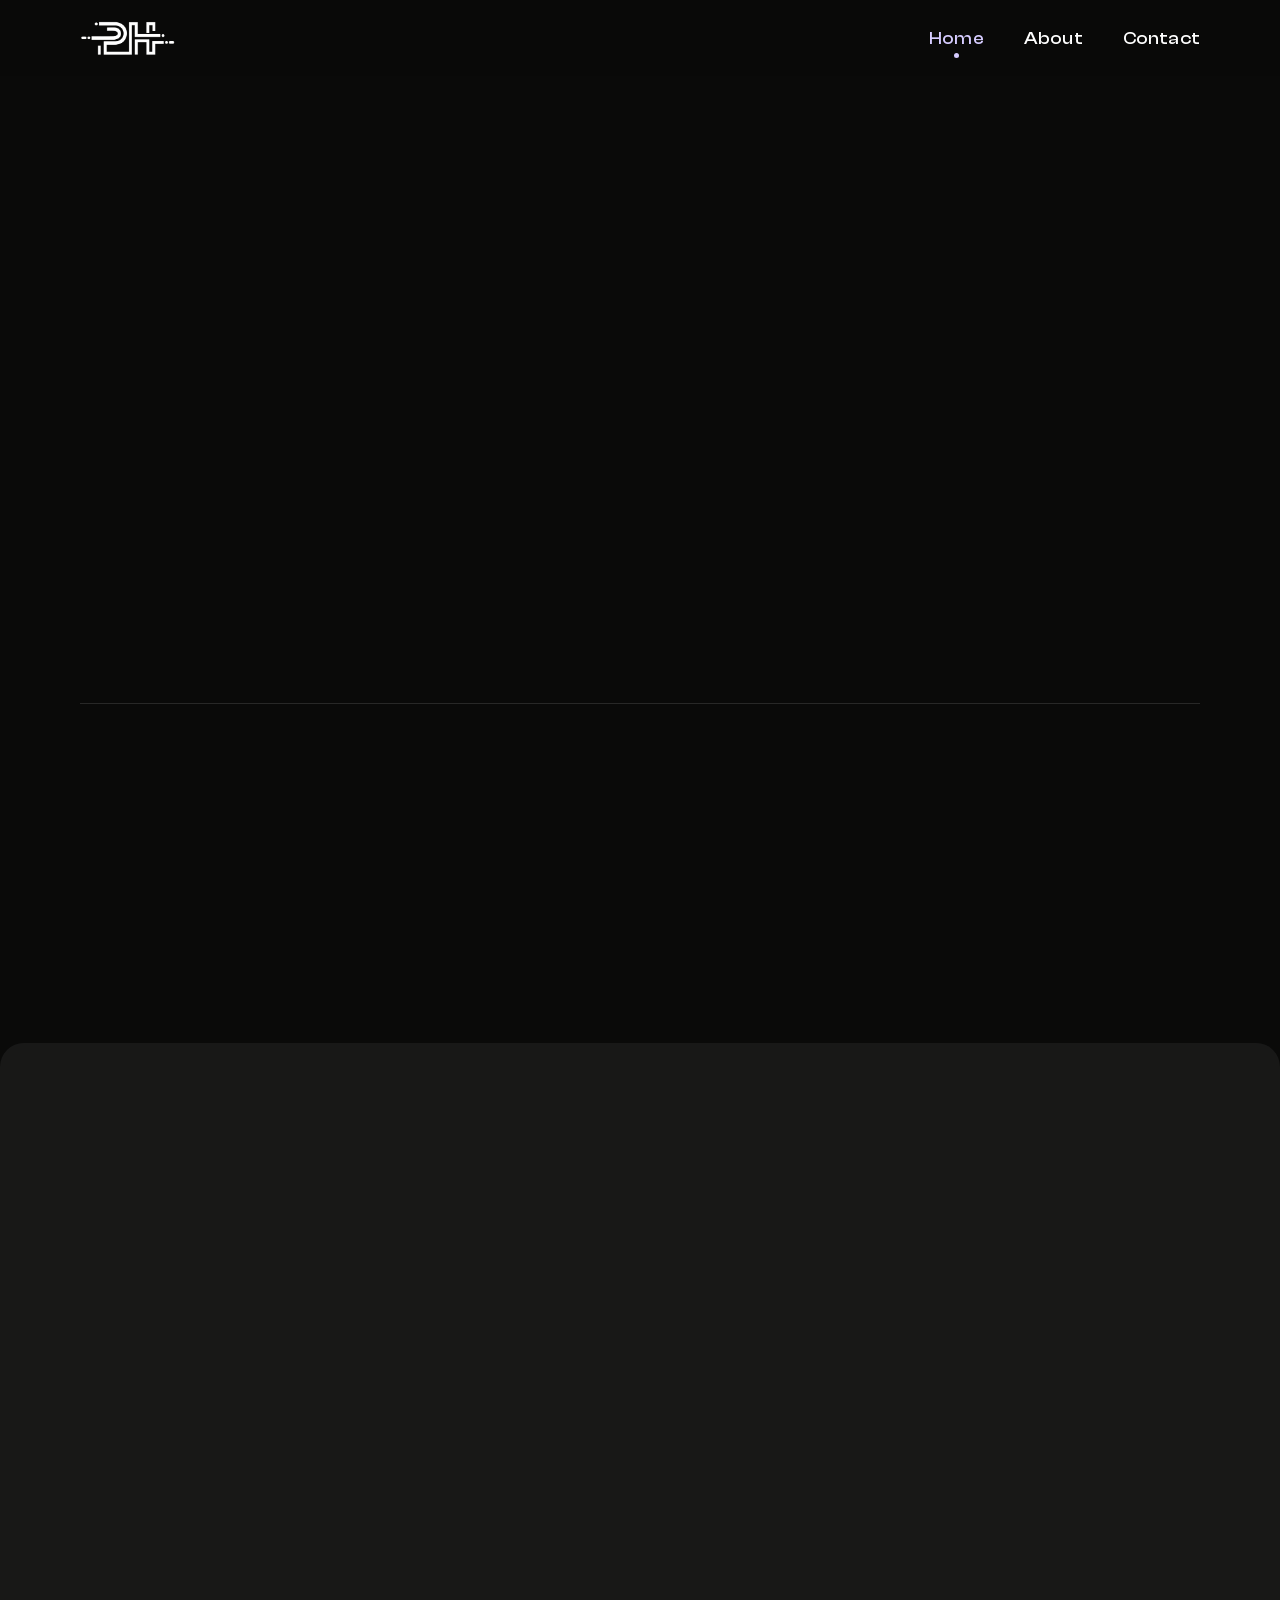
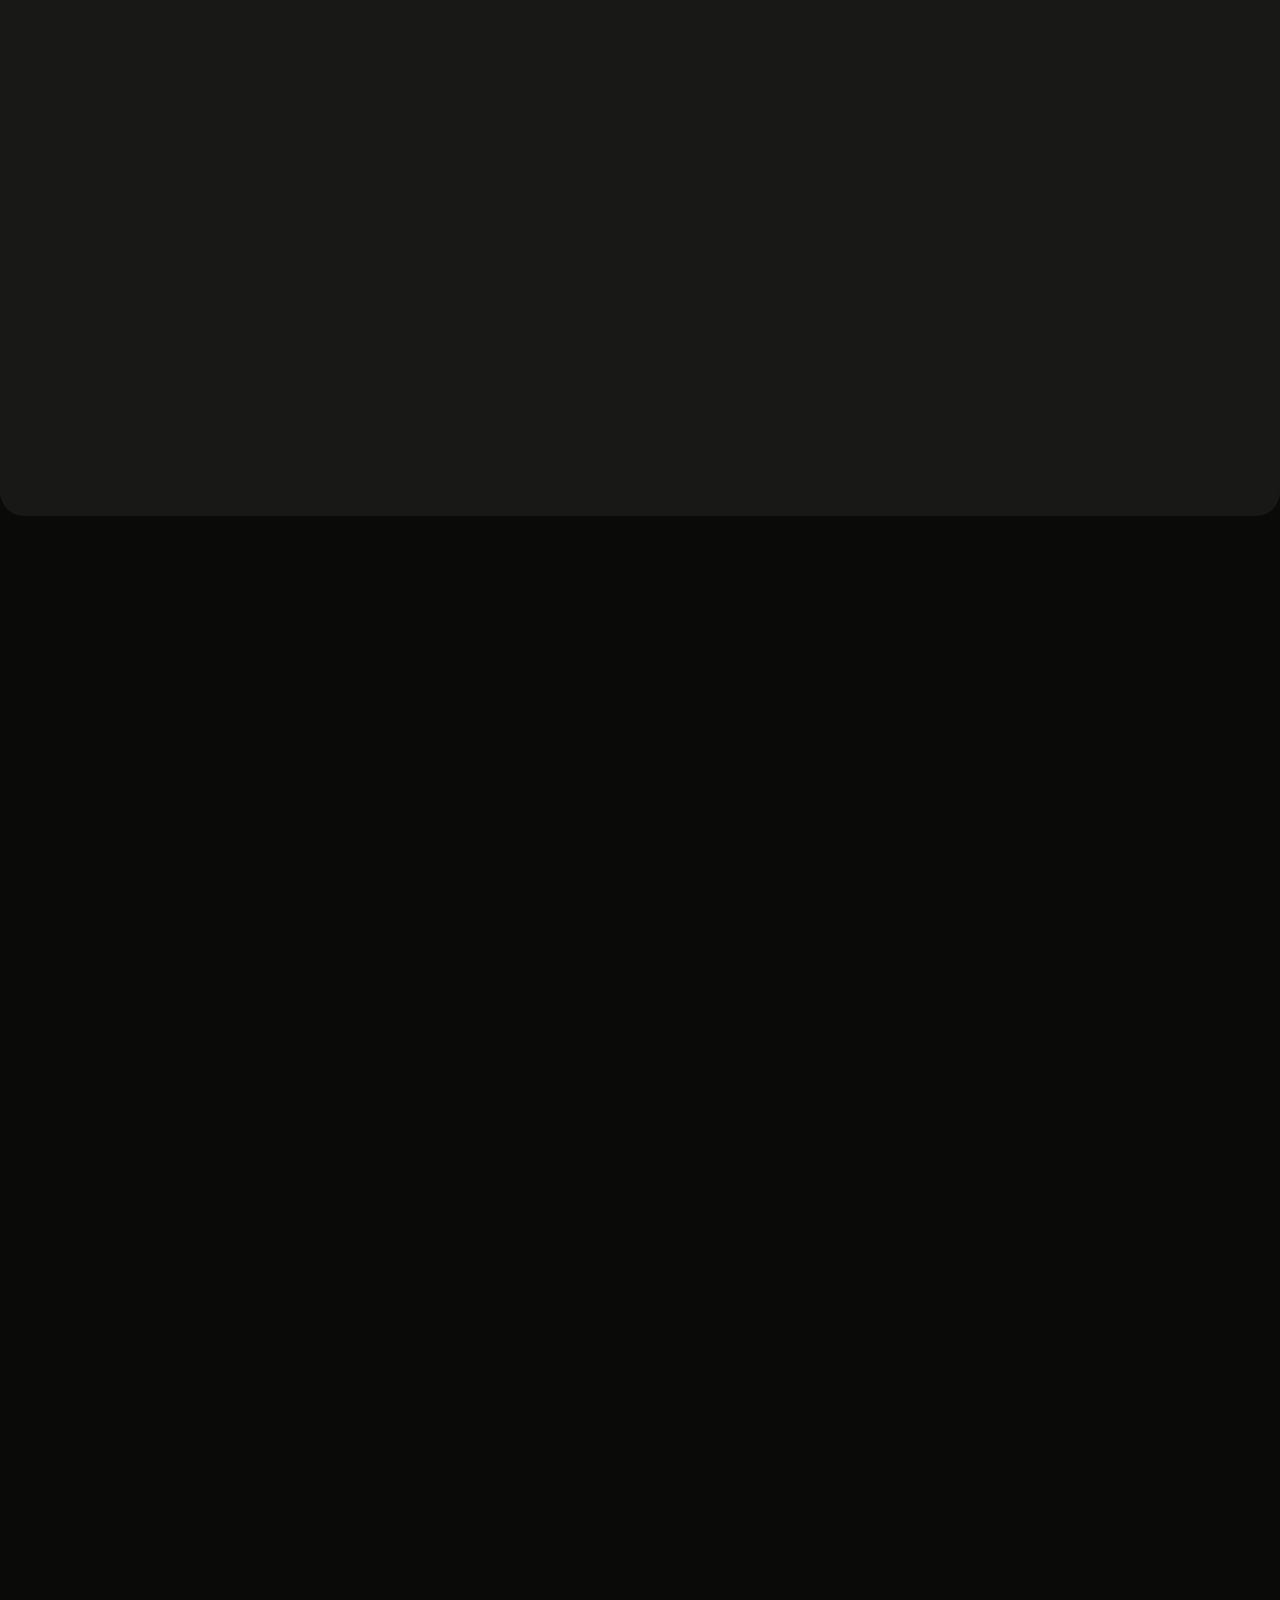
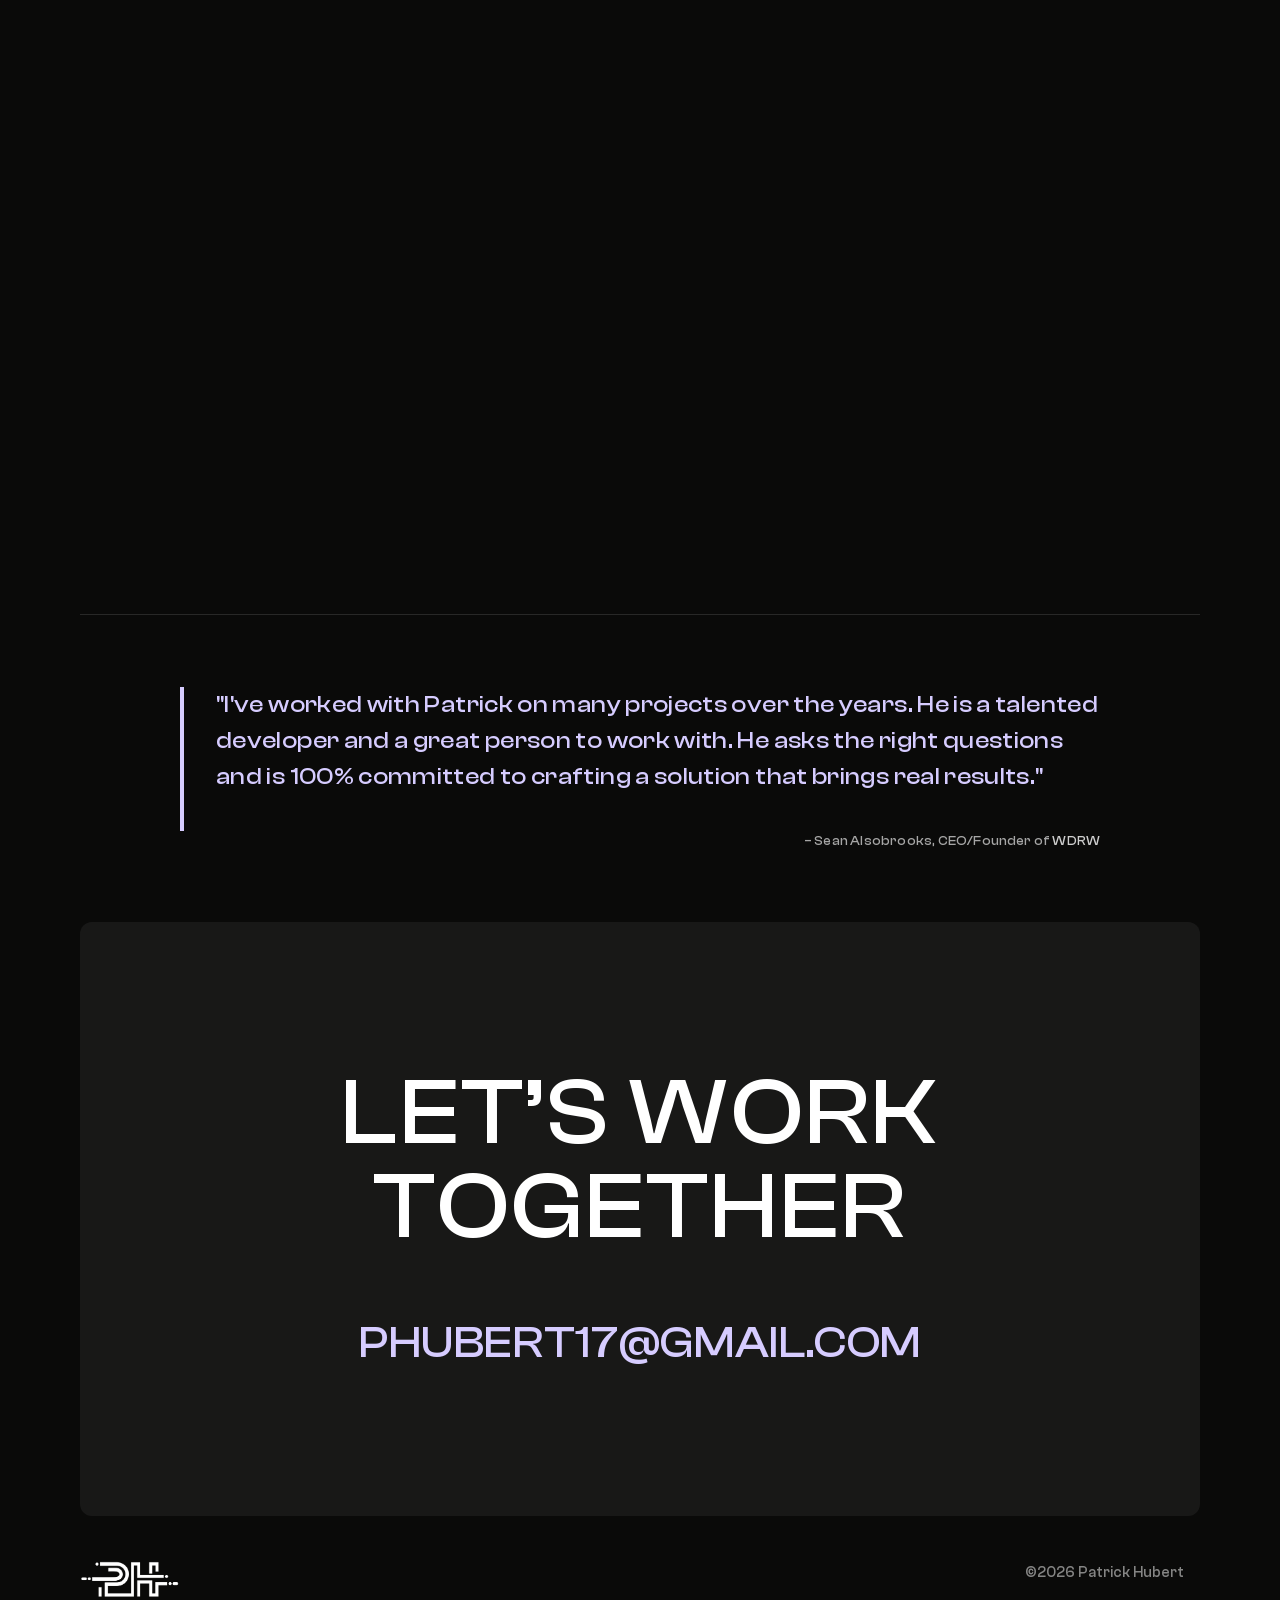
<file: index.html>
<!DOCTYPE html><!--  Last Published: Tue Oct 06 2026 06:27:38 GMT+0000 (Coordinated Universal Time)  -->
<html data-wf-page="638c3e829a1618818cad3b49" data-wf-site="638c3e819a161854f1ad3b46" lang="en">
<head>
  <meta charset="utf-8">
  <title>Patrick Hubert | Developer &amp; Designer</title>
  <meta content="Frontend Developer &amp; Designer based in San Diego, CA." name="description">
  <meta content="Patrick Hubert | Developer &amp; Designer" property="og:title">
  <meta content="Frontend Developer &amp; Designer based in San Diego, CA." property="og:description">
  <meta content="Patrick Hubert | Developer &amp; Designer" name="twitter:title">
  <meta content="Frontend Developer &amp; Designer based in San Diego, CA." name="twitter:description">
  <meta property="og:type" content="website">
  <meta content="summary_large_image" name="twitter:card">
  <meta content="width=device-width, initial-scale=1" name="viewport">
  <link href="css/normalize.css" rel="stylesheet" type="text/css">
  <link href="css/webflow.css" rel="stylesheet" type="text/css">
  <link href="css/patrick-portfolio-54804a.webflow.css" rel="stylesheet" type="text/css">
  <script type="text/javascript">!function(o,c){var n=c.documentElement,t=" w-mod-";n.className+=t+"js",("ontouchstart"in o||o.DocumentTouch&&c instanceof DocumentTouch)&&(n.className+=t+"touch")}(window,document);</script>
  <link href="images/favicon.png" rel="shortcut icon" type="image/x-icon">
  <link href="images/webclip.png" rel="apple-touch-icon">
  <script async="" src="https://www.googletagmanager.com/gtag/js?id=UA-121669627-1"></script>
  <script type="text/javascript">window.dataLayer = window.dataLayer || [];function gtag(){dataLayer.push(arguments);}gtag('js', new Date());gtag('config', 'UA-121669627-1', {'anonymize_ip': false});</script>
  <style>
  .button:active {
background-color: #d6ccff !important;
}
.logo-wrapper.mobile-menu {
display: none;
}
  ::selection {
  background: #d6ccff;
}
blockquote {
  color: #d6ccff !important;
  border-left: 4px solid #d6ccff; !important
  }
</style>
  <style>
.button:active {
background-color: #d6ccff !important;
}
.logo-wrapper.mobile-menu {
display: none;
}
.work-category {
font-size: 16px !important;
}
</style>
</head>
<body>
  <div class="page-load-cover"></div>
  <div data-animation="over-left" class="nav w-nav" data-easing2="ease" data-easing="ease" data-collapse="small" data-w-id="7ecd2c46-248a-916e-eb95-08abb6aec6a5" role="banner" data-duration="300" data-doc-height="1">
    <div class="nav-container w-container">
      <div class="logo-wrapper">
        <a href="index.html" aria-label="Logo" aria-current="page" class="logo w-nav-brand w--current"><img src="images/ph-logo-white-small.png" loading="lazy" width="Auto" height="111" alt="" class="image"></a>
      </div>
      <nav role="navigation" class="nav-menu w-nav-menu">
        <div class="logo-wrapper mobile-menu">
          <a href="index.html" aria-current="page" class="logo w-nav-brand w--current"><img src="images/irene-logo.svg" loading="eager" alt="Irene logo"></a>
        </div>
        <div class="nav-link-wrapper">
          <a href="index.html" data-w-id="7ecd2c46-248a-916e-eb95-08abb6aec6ab" aria-current="page" class="nav-link w-nav-link w--current">Home</a>
          <div class="hover-dot"></div>
        </div>
        <div class="nav-link-wrapper">
          <a href="about.html" data-w-id="7ecd2c46-248a-916e-eb95-08abb6aec6ad" class="nav-link w-nav-link">About</a>
          <div class="hover-dot"></div>
        </div>
        <div class="nav-link-wrapper">
          <a href="contact.html" data-w-id="7ecd2c46-248a-916e-eb95-08abb6aec6af" class="nav-link w-nav-link">Contact</a>
          <div class="hover-dot"></div>
        </div>
      </nav>
      <div class="menu-button w-nav-button">
        <div class="menu-icon">
          <div class="menu-icon-line-top"></div>
          <div class="menu-icon-line-middle">
            <div class="menu-icon-line-middle-inner"></div>
          </div>
          <div class="menu-icon-line-bottom"></div>
        </div>
      </div>
    </div>
  </div>
  <div class="section">
    <div style="opacity:0" class="container w-container">
      <div class="centre-align">
        <div class="text-box _900px">
          <h1 class="heading extra-large"> Hi, I&#x27;m Patrick!<br>a<span class="text-color-yellow"> DEVELOPER</span> &amp; <span class="text-color-yellow">Designer</span>.</h1><img src="images/ph-memoji3.png" loading="lazy" width="214" alt="" class="image-2">
        </div>
      </div>
    </div>
    <div class="container no-padding w-container">
      <div class="divider-line"></div>
    </div>
  </div>
  <div class="section">
    <div style="opacity:0" class="container w-container">
      <div class="grid-2-column align-baseline">
        <h2 id="w-node-_10c274bb-fe6f-8722-d74f-3d4685aceefc-8cad3b49" class="heading medium text-color-yellow"><span class="text-color-yellow">•</span>  About Me</h2>
        <div id="w-node-_1d3cc6df-6782-1624-5609-098271beecd4-8cad3b49">
          <p id="w-node-_0aeeec4c-9bed-2a51-3336-840f67120f81-8cad3b49" class="paragraph">Hi! I&#x27;m Patrick Hubert. I&#x27;m a design focused frontend web developer based in San Diego, CA 🌊☀️. Over 9 years of professional experience in eCommerce Design &amp; Shopify Plus Development.</p>
          <div class="spacer _32"></div>
          <a href="https://www.patrickhubert.dev/about" class="button w-button">LEARN MORE</a>
        </div>
      </div>
    </div>
  </div>
  <div class="section rounded-sheet">
    <div style="opacity:0" class="container w-container">
      <div class="grid-work-header">
        <h2 id="w-node-_90f45157-70e1-d4fa-02cb-1e8f971a60e8-8cad3b49" class="heading medium"><span class="text-color-yellow">•</span>  Work</h2>
        <div id="w-node-_5110c6e5-6ddb-5b0a-b6ec-b1d05938fb66-8cad3b49" class="text-white-50">
          <div class="heading small">through the years...</div>
        </div>
      </div>
      <div id="w-node-ff1c619c-2f2b-5947-8b9a-9095fafe448d-8cad3b49" class="spacer _48"></div>
      <div class="work-wrapper w-dyn-list">
        <div role="list" class="work-grid w-dyn-items">
          <div role="listitem" class="work-item w-dyn-item">
            <a aria-label="Project link" href="http://www.hellobonafide.com" target="_blank" rel="noopener noreferrer" class="work-link w-inline-block"><img src="images/projects/bonafide.jpg" loading="lazy" alt="Bonafide" class="work-image">
              <div class="work-content">
                <h3 class="heading small">Bonafide</h3>
                <div class="text-white-64">
                  <h6 class="heading extra-small">Shopify Development</h6>
                </div>
              </div>
            </a>
          </div>
          <div role="listitem" class="work-item w-dyn-item">
            <a aria-label="Project link" href="https://www.dryfarmwines.com/" target="_blank" rel="noopener noreferrer" class="work-link w-inline-block"><img src="images/projects/dry-farm-wines.jpg" loading="lazy" alt="Dry Farm Wines" class="work-image">
              <div class="work-content">
                <h3 class="heading small">Dry Farm Wines</h3>
                <div class="text-white-64">
                  <h6 class="heading extra-small">Web Design &amp; Development</h6>
                </div>
              </div>
            </a>
          </div>
          <div role="listitem" class="work-item w-dyn-item">
            <a aria-label="Project link" href="https://www.fairharborclothing.com/" target="_blank" rel="noopener noreferrer" class="work-link w-inline-block"><img src="images/projects/fair-harbor-clothing.jpg" loading="lazy" alt="Fair Harbor Clothing" class="work-image">
              <div class="work-content">
                <h3 class="heading small">Fair Harbor Clothing</h3>
                <div class="text-white-64">
                  <h6 class="heading extra-small">Shopify Development</h6>
                </div>
              </div>
            </a>
          </div>
          <div role="listitem" class="work-item w-dyn-item">
            <a aria-label="Project link" href="https://forteden.com/" target="_blank" rel="noopener noreferrer" class="work-link w-inline-block"><img src="images/projects/fort-eden.jpg" loading="lazy" alt="Fort Eden" class="work-image">
              <div class="work-content">
                <h3 class="heading small">Fort Eden</h3>
                <div class="text-white-64">
                  <h6 class="heading extra-small">Shopify Development</h6>
                </div>
              </div>
            </a>
          </div>
          <div role="listitem" class="work-item w-dyn-item">
            <a aria-label="Project link" href="https://fourtillfour.com/" target="_blank" rel="noopener noreferrer" class="work-link w-inline-block"><img src="images/projects/fourtillfour-coffee.png" loading="lazy" alt="Fourtillfour Coffee" class="work-image">
              <div class="work-content">
                <h3 class="heading small">Fourtillfour Coffee</h3>
                <div class="text-white-64">
                  <h6 class="heading extra-small">Shopify Development</h6>
                </div>
              </div>
            </a>
          </div>
          <div role="listitem" class="work-item w-dyn-item">
            <a aria-label="Project link" href="http://www.shopfrost.com" target="_blank" rel="noopener noreferrer" class="work-link w-inline-block"><img src="images/projects/frost.png" loading="lazy" alt="Frost" class="work-image">
              <div class="work-content">
                <h3 class="heading small">Frost</h3>
                <div class="text-white-64">
                  <h6 class="heading extra-small">Shopify Development</h6>
                </div>
              </div>
            </a>
          </div>
          <div role="listitem" class="work-item w-dyn-item">
            <a aria-label="Project link" href="http://www.glorygainsgym.com" target="_blank" rel="noopener noreferrer" class="work-link w-inline-block"><img src="images/projects/glory-gains-gym.jpg" loading="lazy" alt="Glory Gains Gym" class="work-image">
              <div class="work-content">
                <h3 class="heading small">Glory Gains Gym</h3>
                <div class="text-white-64">
                  <h6 class="heading extra-small">Web Design &amp; Development</h6>
                </div>
              </div>
            </a>
          </div>
          <div role="listitem" class="work-item w-dyn-item">
            <a aria-label="Project link" href="https://www.innbeautyproject.com/" target="_blank" rel="noopener noreferrer" class="work-link w-inline-block"><img src="images/projects/innbeauty.png" loading="lazy" alt="iNNBEAUTY" class="work-image">
              <div class="work-content">
                <h3 class="heading small">iNNBEAUTY</h3>
                <div class="text-white-64">
                  <h6 class="heading extra-small">Shopify Development</h6>
                </div>
              </div>
            </a>
          </div>
          <div role="listitem" class="work-item w-dyn-item">
            <a aria-label="Project link" href="http://www.katemcleod.com" target="_blank" rel="noopener noreferrer" class="work-link w-inline-block"><img src="images/projects/kate-mcleod.jpg" loading="lazy" alt="Kate McLeod" class="work-image">
              <div class="work-content">
                <h3 class="heading small">Kate McLeod</h3>
                <div class="text-white-64">
                  <h6 class="heading extra-small">Shopify Development</h6>
                </div>
              </div>
            </a>
          </div>
          <div role="listitem" class="work-item w-dyn-item">
            <a aria-label="Project link" href="http://www.loopsbeauty.com" target="_blank" rel="noopener noreferrer" class="work-link w-inline-block"><img src="images/projects/loops-beauty.jpg" loading="lazy" alt="Loops Beauty" class="work-image">
              <div class="work-content">
                <h3 class="heading small">Loops Beauty</h3>
                <div class="text-white-64">
                  <h6 class="heading extra-small">Shopify Development</h6>
                </div>
              </div>
            </a>
          </div>
          <div role="listitem" class="work-item w-dyn-item">
            <a aria-label="Project link" href="https://www.paperplane.shop/" target="_blank" rel="noopener noreferrer" class="work-link w-inline-block"><img src="images/projects/paper-plane.png" loading="lazy" alt="Paper Planes" class="work-image">
              <div class="work-content">
                <h3 class="heading small">Paper Planes</h3>
                <div class="text-white-64">
                  <h6 class="heading extra-small">Shopify Development</h6>
                </div>
              </div>
            </a>
          </div>
          <div role="listitem" class="work-item w-dyn-item">
            <a aria-label="Project link" href="https://radfurniture.com/" target="_blank" rel="noopener noreferrer" class="work-link w-inline-block"><img src="images/projects/rad-furniture.jpg" loading="lazy" alt="RAD Furniture" class="work-image">
              <div class="work-content">
                <h3 class="heading small">RAD Furniture</h3>
                <div class="text-white-64">
                  <h6 class="heading extra-small">Shopify Development</h6>
                </div>
              </div>
            </a>
          </div>
          <div role="listitem" class="work-item w-dyn-item">
            <a aria-label="Project link" href="https://www.rumpl.com/" target="_blank" rel="noopener noreferrer" class="work-link w-inline-block"><img src="images/projects/rumpl.jpg" loading="lazy" alt="Rumpl" class="work-image">
              <div class="work-content">
                <h3 class="heading small">Rumpl</h3>
                <div class="text-white-64">
                  <h6 class="heading extra-small">Shopify Development</h6>
                </div>
              </div>
            </a>
          </div>
          <div role="listitem" class="work-item w-dyn-item">
            <a aria-label="Project link" href="https://veronicabeard.com/" target="_blank" rel="noopener noreferrer" class="work-link w-inline-block"><img src="images/projects/vb.jpg" loading="lazy" alt="Veronica Beard" class="work-image">
              <div class="work-content">
                <h3 class="heading small">Veronica Beard</h3>
                <div class="text-white-64">
                  <h6 class="heading extra-small">Shopify Development</h6>
                </div>
              </div>
            </a>
          </div>
          <div role="listitem" class="work-item w-dyn-item">
            <a aria-label="Project link" href="https://ordinaryhabit.com/" target="_blank" rel="noopener noreferrer" class="work-link w-inline-block"><img src="images/projects/ordinary-habit.png" loading="lazy" alt="Ordinary Habit" class="work-image">
              <div class="work-content">
                <h3 class="heading small">Ordinary Habit</h3>
                <div class="text-white-64">
                  <h6 class="heading extra-small">Shopify Development</h6>
                </div>
              </div>
            </a>
          </div>
        </div>
      </div>
    </div>
  </div>
  <div class="section">
    <div style="opacity:0" class="container w-container">
      <div class="grid-2-column align-baseline">
        <h2 id="w-node-_2f703d55-1755-7b88-7c69-2df0058fe0cc-8cad3b49" class="heading medium"><span class="text-color-yellow">•</span>  Skills &amp; Services</h2>
        <div class="list-wrapper">
          <div id="w-node-ec753629-c443-8927-c31d-6a723d5126bf-8cad3b49" class="list-item">
            <h3 class="heading regular">Shopify Design &amp; Development</h3>
            <div class="spacer _24"></div>
            <p id="w-node-_2f703d55-1755-7b88-7c69-2df0058fe0d0-8cad3b49" class="paragraph">I design and develop custom Shopify experiences for brands that want a storefront that feels polished, flexible, and easy to manage.<br><br>My work includes full Shopify builds, theme updates, custom sections, landing pages, product page improvements, collection templates, cart updates, and mobile UX refinements. Whether you’re launching something new or improving an existing site, I help turn your goals into a clean, conversion-focused Shopify experience.</p>
          </div>
          <div class="list-item">
            <h3 class="heading regular">Custom Themes, Sections &amp; Shopify 2.0 Updates</h3>
            <div class="spacer _24"></div>
            <p id="w-node-d164f1f5-ec91-cf6d-3fce-c58e2d7c5b5c-8cad3b49" class="paragraph">I build Shopify themes and custom sections with long-term usability in mind.<br><br>That means giving your team more control in the theme editor, adding flexible content blocks, improving page templates, and making sure your site can evolve without requiring code changes for every small update.<br><br>I also help with Shopify 2.0 migrations, outdated theme upgrades, bug fixes, and rebuilding older customizations on newer, more stable theme frameworks.</p>
          </div>
          <div class="list-item last-item">
            <h3 class="heading regular">App Integrations, Tracking &amp; Shopify Functions</h3>
            <div class="spacer _24"></div>
            <p id="w-node-cdf1214a-6fbd-3d22-e0f8-7d03b811b86d-8cad3b49" class="paragraph">I help Shopify apps and technical integrations feel like a natural part of your site, not an awkward add-on.This includes setup, styling, troubleshooting, and customization for apps related to subscriptions, reviews, email/SMS capture, product options, filtering, search, cart functionality, and more.<br><br>I also help with custom tracking and pixel implementation, including Meta, TikTok, Google, Amazon Ads, Klaviyo, and other marketing or analytics scripts. For more advanced Shopify needs, I can build custom Shopify Functions for discounts, checkout logic, delivery customization, order routing, and other business-specific rules.<br><br>I’m also available for ongoing Shopify support, including new feature development, QA, theme improvements, and technical fixes as your site grows.</p>
          </div>
        </div>
      </div>
    </div>
  </div>
  <div class="container no-padding w-container">
    <div class="divider-line"></div>
  </div>
  <div class="section-3">
    <div class="html-embed w-embed">
      <blockquote class="quote-home" style="border-left-color: #d6ccff; color: #d6ccff;">"I've worked with Patrick on many projects over the years. He is a talented developer and a great person to work with. He asks the right questions and is 100% committed to crafting a solution that brings real results."<br><br>
        <p style="font-size: 13px; text-align: right; float: right !important;">– Sean Alsobrooks, CEO/Founder of <a href="https://meetwoodrow.com/" target="_blank">WDRW</a>
      </p></blockquote>
      <style>
@media (max-width: 767px) {
.quote-home {
font-size: 18px;
}
}
</style>
    </div>
    <div class="w-embed">
      <style>
@media (max-width: 767px) {
.hide-mobile {
display: none !important;
}
.mobile-hide {
display: none !important;
}
}
</style>
    </div>
  </div>
  <div class="section">
    <div class="container no-vertical-padding w-container">
      <div class="inset-card">
        <h2 class="heading extra-large">Let’s work together</h2>
        <div class="spacer _48"></div>
        <h3 class="heading large">
          <a href="#"><span class="text-color-yellow large">phubert17@gmail.com</span></a>
        </h3>
      </div>
    </div>
  </div>
  <footer id="footer" class="section">
    <div class="container w-container">
      <div>
        <div id="w-node-_2bf0adcd-b6b5-f3a9-8935-0b70abf062ca-abf062c7" class="footer-column">
          <a href="index.html" aria-label="Logo" aria-current="page" class="logo w-nav-brand w--current"><img src="images/ph-logo-white-small.png" loading="lazy" width="99" alt=""></a>
        </div>
        <div id="w-node-_9cc344b3-16a7-8f77-e0aa-0982c60e0aa6-abf062c7" class="text-block">©<span id="current-year"></span> Patrick Hubert<a href="https://www.bryntaylor.co.uk/" target="_blank" class="copyright-link"><span class="spacer _16"> </span></a>
        </div>
      </div>
    </div>
  </footer>
  <script src="https://d3e54v103j8qbb.cloudfront.net/js/jquery-3.5.1.min.dc5e7f18c8.js?site=638c3e819a161854f1ad3b46" type="text/javascript" integrity="sha256-9/aliU8dGd2tb6OSsuzixeV4y/faTqgFtohetphbbj0=" crossorigin="anonymous"></script>
  <script src="js/webflow.js" type="text/javascript"></script>

  <script>
    document.addEventListener('DOMContentLoaded', function () {
      const grid = document.querySelector('.work-grid');
  
      if (!grid) return;
  
      const items = Array.from(grid.children);
  
      for (let i = items.length - 1; i > 0; i--) {
        const j = Math.floor(Math.random() * (i + 1));
        [items[i], items[j]] = [items[j], items[i]];
      }
  
      items.forEach(item => grid.appendChild(item));
    });
  </script>
  <script>
    document.getElementById('current-year').textContent = new Date().getFullYear();
  </script>
</body>
</html>
</file>
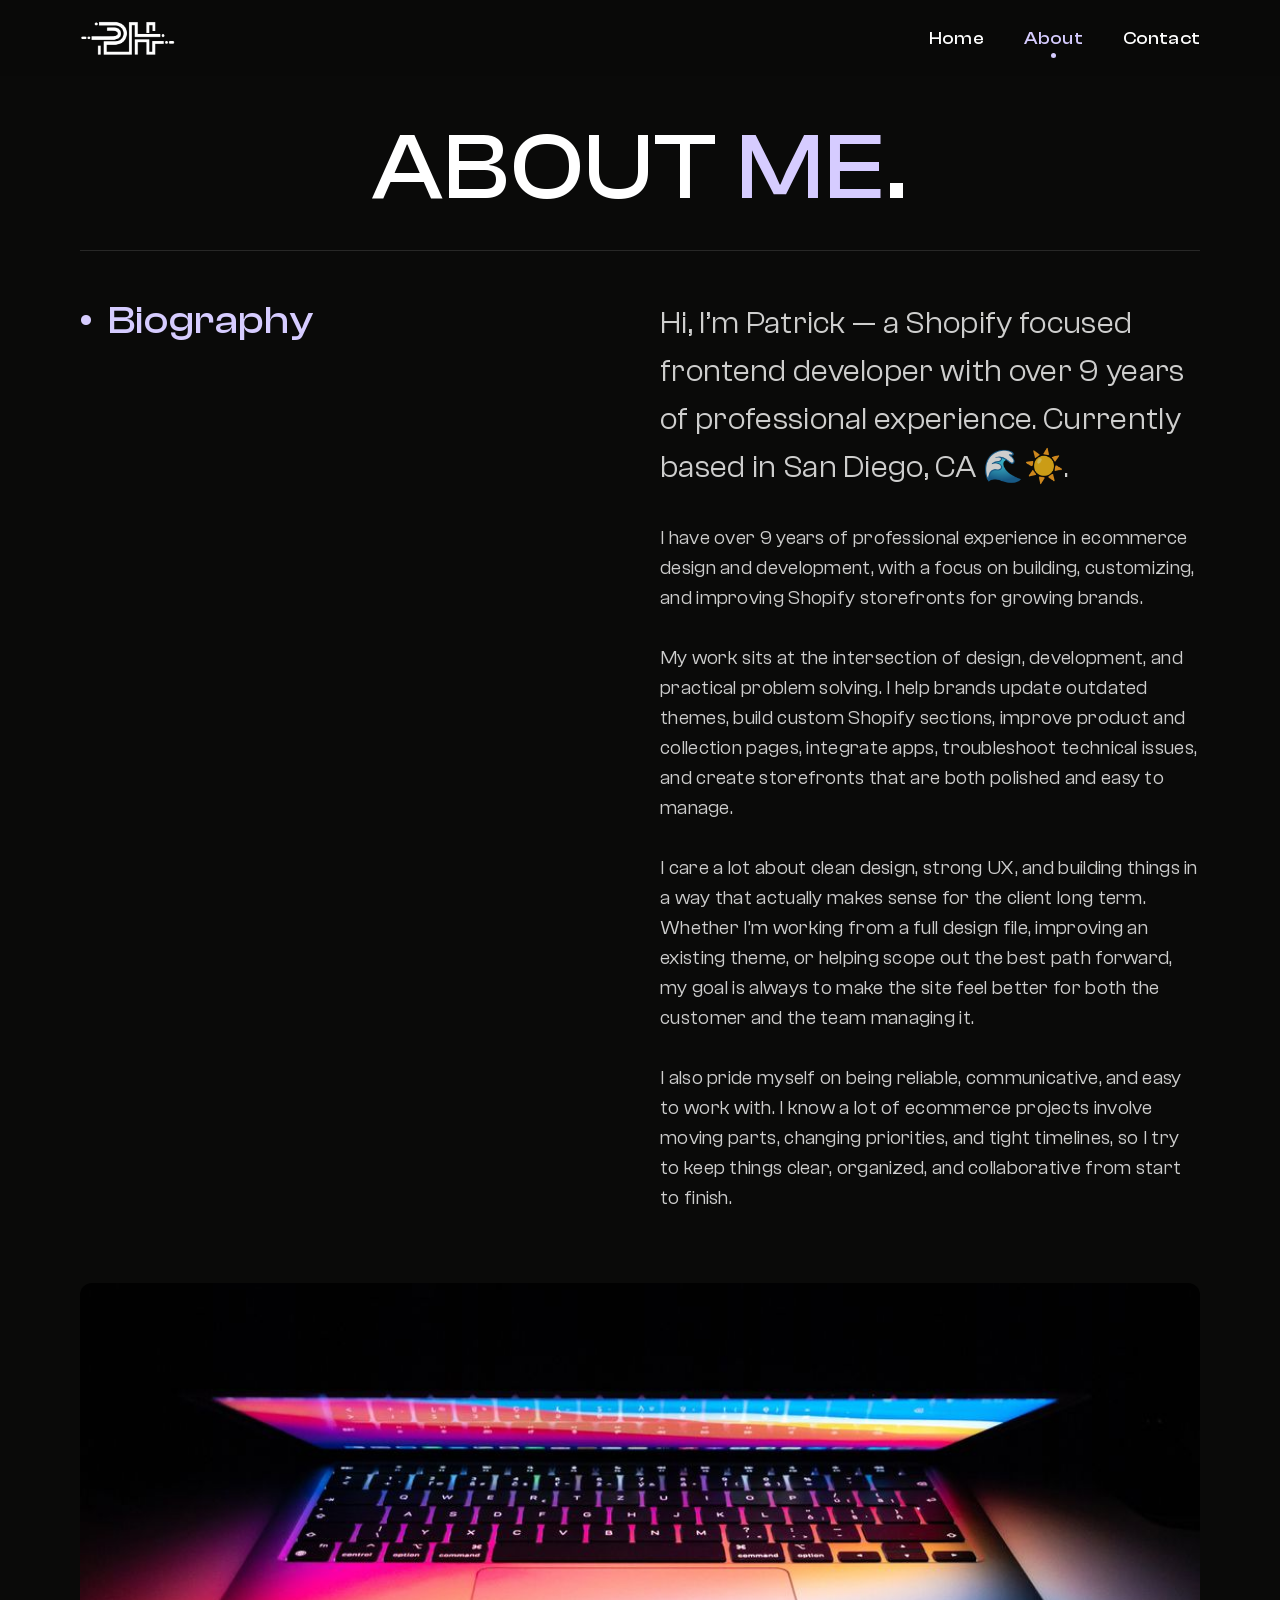
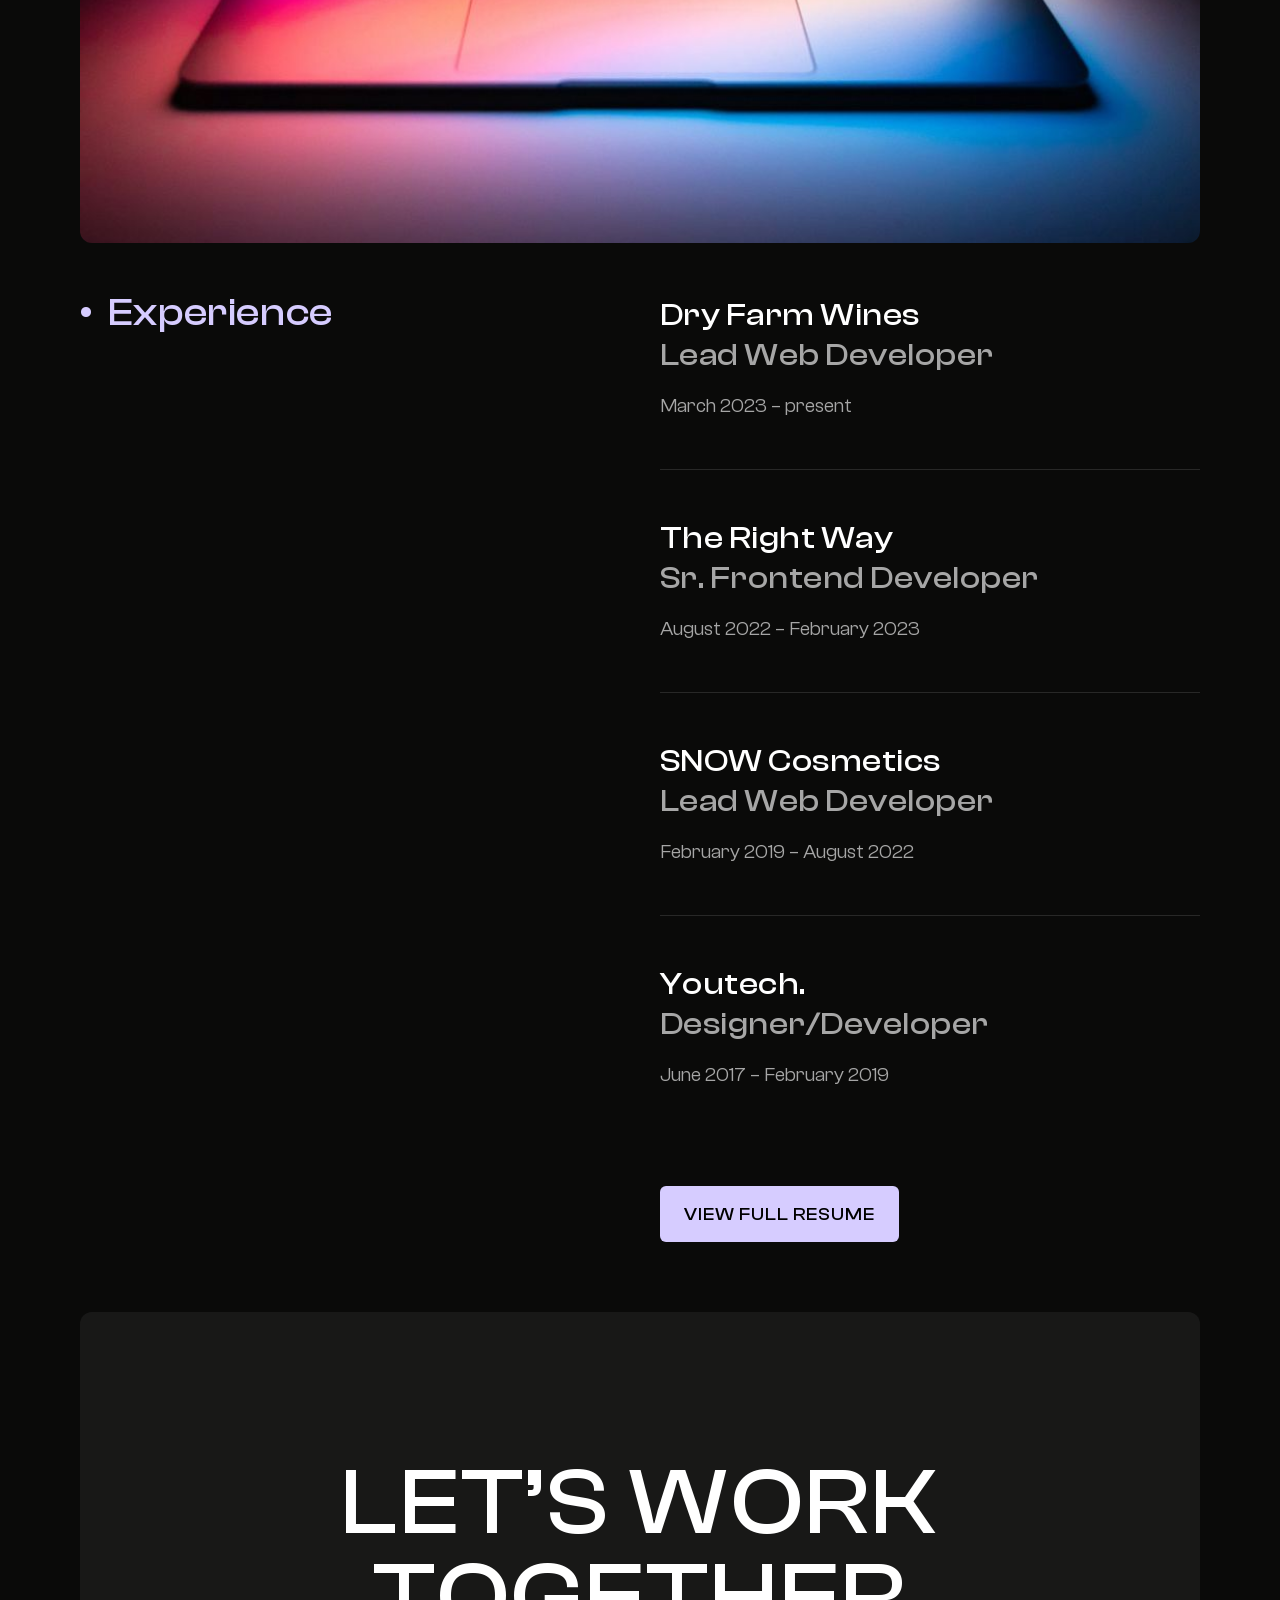
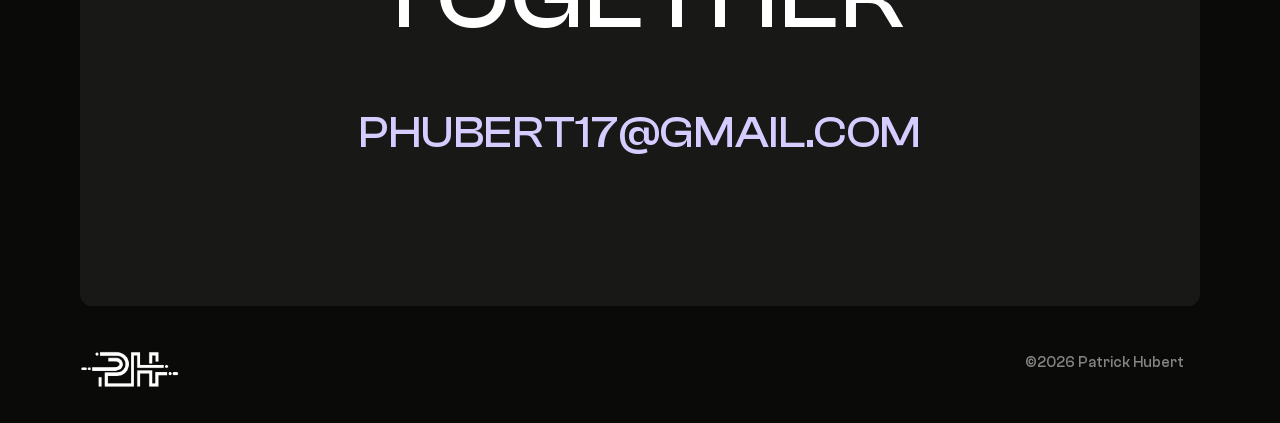
<file: about.html>
<!DOCTYPE html><!--  Last Published: Tue Oct 06 2026 06:27:38 GMT+0000 (Coordinated Universal Time)  -->
<html data-wf-page="638c3e829a161833f7ad3b4d" data-wf-site="638c3e819a161854f1ad3b46" lang="en">
<head>
  <meta charset="utf-8">
  <title>About · Patrick Hubert</title>
  <meta content="About designer/developer Patrick Hubert" name="description">
  <meta content="About · Patrick Hubert" property="og:title">
  <meta content="About designer/developer Patrick Hubert" property="og:description">
  <meta content="images/social-preview.png" property="og:image">
  <meta content="About · Patrick Hubert" name="twitter:title">
  <meta content="About designer/developer Patrick Hubert" name="twitter:description">
  <meta content="images/social-preview.png" name="twitter:image">
  <meta property="og:type" content="website">
  <meta content="summary_large_image" name="twitter:card">
  <meta content="width=device-width, initial-scale=1" name="viewport">
  <link href="css/normalize.css" rel="stylesheet" type="text/css">
  <link href="css/webflow.css" rel="stylesheet" type="text/css">
  <link href="css/patrick-portfolio-54804a.webflow.css" rel="stylesheet" type="text/css">
  <script type="text/javascript">!function(o,c){var n=c.documentElement,t=" w-mod-";n.className+=t+"js",("ontouchstart"in o||o.DocumentTouch&&c instanceof DocumentTouch)&&(n.className+=t+"touch")}(window,document);</script>
  <link href="images/favicon.png" rel="shortcut icon" type="image/x-icon">
  <link href="images/webclip.png" rel="apple-touch-icon">
  <script async="" src="https://www.googletagmanager.com/gtag/js?id=UA-121669627-1"></script>
  <script type="text/javascript">window.dataLayer = window.dataLayer || [];function gtag(){dataLayer.push(arguments);}gtag('js', new Date());gtag('config', 'UA-121669627-1', {'anonymize_ip': false});</script>
  <style>
  .button:active {
background-color: #d6ccff !important;
}
.logo-wrapper.mobile-menu {
display: none;
}
  ::selection {
  background: #d6ccff;
}
blockquote {
  color: #d6ccff !important;
  border-left: 4px solid #d6ccff; !important
  }
</style>
</head>
<body>
  <div data-animation="over-left" class="nav w-nav" data-easing2="ease" data-easing="ease" data-collapse="small" data-w-id="7ecd2c46-248a-916e-eb95-08abb6aec6a5" role="banner" data-duration="300" data-doc-height="1">
    <div class="nav-container w-container">
      <div class="logo-wrapper">
        <a href="index.html" aria-label="Logo" class="logo w-nav-brand"><img src="images/ph-logo-white-small.png" loading="lazy" width="Auto" height="111" alt="" class="image"></a>
      </div>
      <nav role="navigation" class="nav-menu w-nav-menu">
        <div class="logo-wrapper mobile-menu">
          <a href="index.html" class="logo w-nav-brand"><img src="images/irene-logo.svg" loading="eager" alt="Irene logo"></a>
        </div>
        <div class="nav-link-wrapper">
          <a href="index.html" data-w-id="7ecd2c46-248a-916e-eb95-08abb6aec6ab" class="nav-link w-nav-link">Home</a>
          <div class="hover-dot"></div>
        </div>
        <div class="nav-link-wrapper">
          <a href="about.html" data-w-id="7ecd2c46-248a-916e-eb95-08abb6aec6ad" aria-current="page" class="nav-link w-nav-link w--current">About</a>
          <div class="hover-dot"></div>
        </div>
        <div class="nav-link-wrapper">
          <a href="contact.html" data-w-id="7ecd2c46-248a-916e-eb95-08abb6aec6af" class="nav-link w-nav-link">Contact</a>
          <div class="hover-dot"></div>
        </div>
      </nav>
      <div class="menu-button w-nav-button">
        <div class="menu-icon">
          <div class="menu-icon-line-top"></div>
          <div class="menu-icon-line-middle">
            <div class="menu-icon-line-middle-inner"></div>
          </div>
          <div class="menu-icon-line-bottom"></div>
        </div>
      </div>
    </div>
  </div>
  <div class="section">
    <div class="container w-container">
      <div class="centre-align">
        <div class="text-box _900px">
          <h1 class="heading extra-large">about <span class="text-color-yellow">ME</span>.</h1>
        </div>
      </div>
    </div>
    <div class="container no-padding w-container">
      <div class="divider-line"></div>
    </div>
  </div>
  <div class="section">
    <div class="container w-container">
      <div class="grid-2-column align-baseline">
        <h2 id="w-node-_10c274bb-fe6f-8722-d74f-3d4685aceefc-f7ad3b4d" class="heading medium"><span class="text-color-yellow">•</span>  Biography</h2>
        <div id="w-node-c66e9b8f-c629-35e9-bb4a-92c800c4456f-f7ad3b4d">
          <p id="w-node-_0aeeec4c-9bed-2a51-3336-840f67120f81-f7ad3b4d" class="paragraph large">Hi, I’m Patrick — a Shopify focused frontend developer with over 9 years of professional experience. Currently based in San Diego, CA 🌊☀️.<br></p>
          <div class="spacer _32"></div>
          <p class="paragraph">I have over 9 years of professional experience in ecommerce design and development, with a focus on building, customizing, and improving Shopify storefronts for growing brands.<br><br>My work sits at the intersection of design, development, and practical problem solving. I help brands update outdated themes, build custom Shopify sections, improve product and collection pages, integrate apps, troubleshoot technical issues, and create storefronts that are both polished and easy to manage.<br><br>I care a lot about clean design, strong UX, and building things in a way that actually makes sense for the client long term. Whether I’m working from a full design file, improving an existing theme, or helping scope out the best path forward, my goal is always to make the site feel better for both the customer and the team managing it.<br><br>I also pride myself on being reliable, communicative, and easy to work with. I know a lot of ecommerce projects involve moving parts, changing priorities, and tight timelines, so I try to keep things clear, organized, and collaborative from start to finish.</p>
        </div>
      </div>
    </div>
  </div>
  <div class="section">
    <div class="container no-vertical-padding w-container">
      <div class="about-image-wrapper"><img src="images/about-me-bg-3.jpg" loading="lazy" sizes="(max-width: 767px) 100vw, (max-width: 991px) 728px, 940px" srcset="images/about-me-bg-3-p-500.jpg 500w, images/about-me-bg-3-p-800.jpg 800w, images/about-me-bg-3-p-1080.jpg 1080w, images/about-me-bg-3-p-1600.jpg 1600w, images/about-me-bg-3.jpg 1920w" alt="" class="about-image"></div>
    </div>
  </div>
  <div class="section">
    <div class="container w-container">
      <div class="grid-2-column align-baseline">
        <h2 id="w-node-dd0fd4d0-2959-eb08-fffd-68aec6b4d5ef-f7ad3b4d" class="heading medium"><span class="text-color-yellow">•</span>  Experience</h2>
        <div class="list-wrapper">
          <div id="w-node-dd0fd4d0-2959-eb08-fffd-68aec6b4d5f3-f7ad3b4d" class="list-item">
            <h3 class="heading regular">Dry Farm Wines</h3>
            <div class="text-white-64">
              <h4 class="heading regular">Lead Web Developer</h4>
            </div>
            <div class="spacer _16"></div>
            <div class="text-white-64">
              <div class="paragraph">March 2023 – present</div>
            </div>
          </div>
          <div class="list-item">
            <h3 class="heading regular">The Right Way</h3>
            <div class="text-white-64">
              <h4 class="heading regular">Sr. Frontend Developer</h4>
            </div>
            <div class="spacer _16"></div>
            <div class="text-white-64">
              <div class="paragraph">August 2022 – February 2023</div>
            </div>
          </div>
          <div class="list-item">
            <h3 class="heading regular">SNOW Cosmetics</h3>
            <div class="text-white-64">
              <h4 class="heading regular">Lead Web Developer</h4>
            </div>
            <div class="spacer _16"></div>
            <div class="text-white-64">
              <div class="paragraph">February 2019 – August 2022</div>
            </div>
          </div>
          <div class="list-item list-item-last">
            <h3 class="heading regular">Youtech.</h3>
            <div class="text-white-64">
              <h4 class="heading regular">Designer/Developer</h4>
            </div>
            <div class="spacer _16"></div>
            <div class="text-white-64">
              <div class="paragraph">June 2017 – February 2019</div>
            </div>
          </div>
          <a href="images/Patrick-Hubert_Resume2023.jpg" target="_blank" class="button w-button">VIEW FULL RESUME</a>
        </div>
      </div>
    </div>
  </div>
  <div class="section">
    <div class="container no-vertical-padding w-container">
      <div class="inset-card">
        <h2 class="heading extra-large">Let’s work together</h2>
        <div class="spacer _48"></div>
        <h3 class="heading large">
          <a href="#"><span class="text-color-yellow large">phubert17@gmail.com</span></a>
        </h3>
      </div>
    </div>
  </div>
  <footer id="footer" class="section">
    <div class="container w-container">
      <div>
        <div id="w-node-_2bf0adcd-b6b5-f3a9-8935-0b70abf062ca-abf062c7" class="footer-column">
          <a href="index.html" aria-label="Logo" class="logo w-nav-brand"><img src="images/ph-logo-white-small.png" loading="lazy" width="99" alt=""></a>
        </div>
        <div id="w-node-_9cc344b3-16a7-8f77-e0aa-0982c60e0aa6-abf062c7" class="text-block">©<span id="current-year"></span> Patrick Hubert<a href="https://www.bryntaylor.co.uk/" target="_blank" class="copyright-link"><span class="spacer _16"> </span></a>
        </div>
      </div>
    </div>
  </footer>
  <script src="https://d3e54v103j8qbb.cloudfront.net/js/jquery-3.5.1.min.dc5e7f18c8.js?site=638c3e819a161854f1ad3b46" type="text/javascript" integrity="sha256-9/aliU8dGd2tb6OSsuzixeV4y/faTqgFtohetphbbj0=" crossorigin="anonymous"></script>
  <script src="js/webflow.js" type="text/javascript"></script>
  <style>
.list-item-last {
border-bottom: none !important;
}
.button:active {
background-color: #d6ccff !important;
}
.logo-wrapper.mobile-menu {
display: none;
}
</style>
<script>
  document.getElementById('current-year').textContent = new Date().getFullYear();
</script>
</body>
</html>
</file>
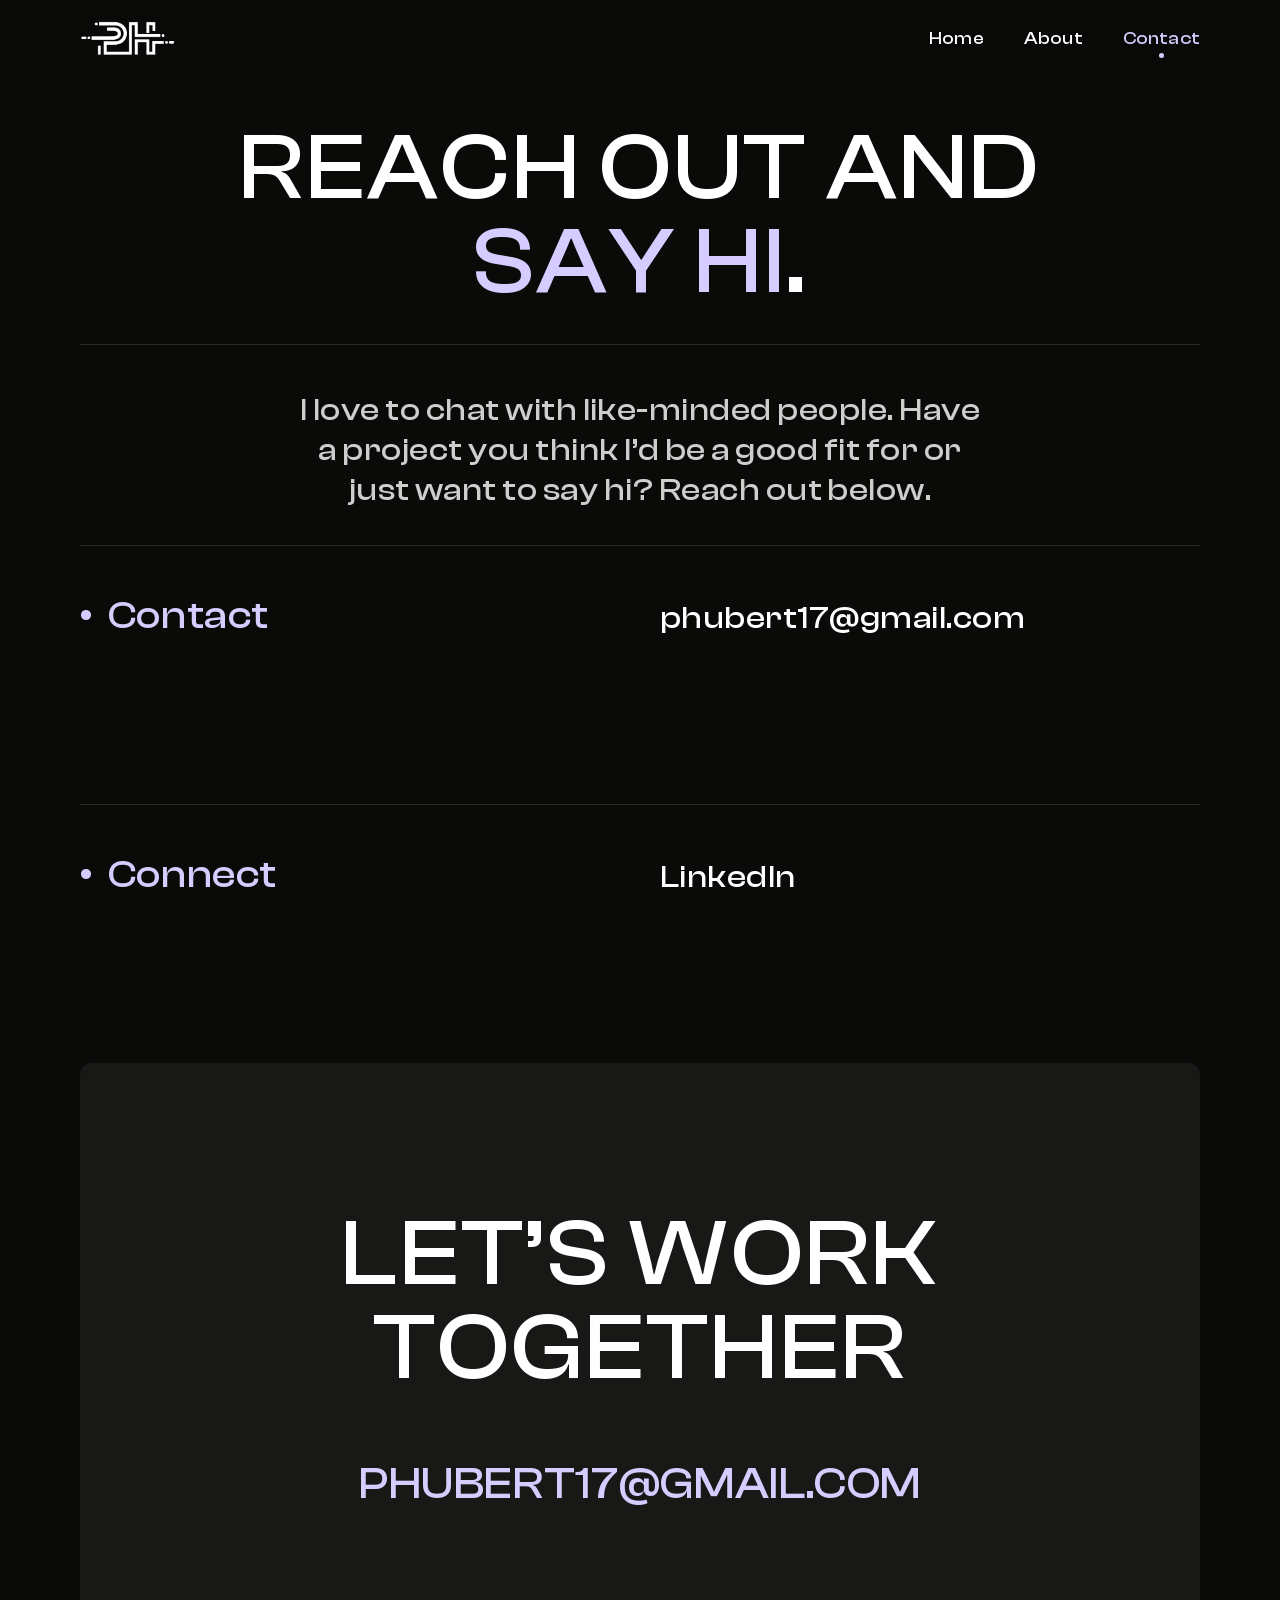
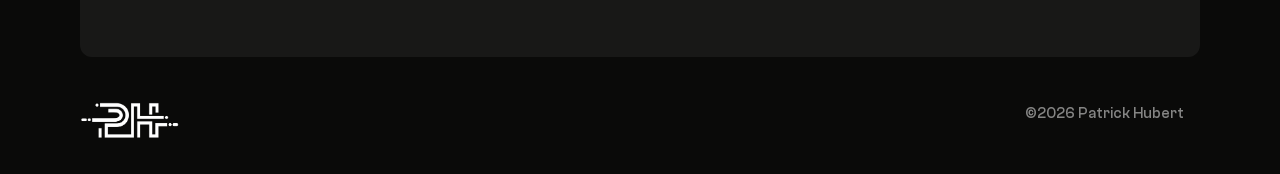
<file: contact.html>
<!DOCTYPE html><!--  Last Published: Tue Oct 06 2026 06:27:38 GMT+0000 (Coordinated Universal Time)  -->
<html data-wf-page="638c3e829a16188850ad3b50" data-wf-site="638c3e819a161854f1ad3b46" lang="en">
<head>
  <meta charset="utf-8">
  <title>Contact · Patrick Hubert</title>
  <meta content="Contact · Patrick Hubert" property="og:title">
  <meta content="images/social-preview.png" property="og:image">
  <meta content="Contact · Patrick Hubert" name="twitter:title">
  <meta content="images/social-preview.png" name="twitter:image">
  <meta content="width=device-width, initial-scale=1" name="viewport">
  <link href="css/normalize.css" rel="stylesheet" type="text/css">
  <link href="css/webflow.css" rel="stylesheet" type="text/css">
  <link href="css/patrick-portfolio-54804a.webflow.css" rel="stylesheet" type="text/css">
  <script type="text/javascript">!function(o,c){var n=c.documentElement,t=" w-mod-";n.className+=t+"js",("ontouchstart"in o||o.DocumentTouch&&c instanceof DocumentTouch)&&(n.className+=t+"touch")}(window,document);</script>
  <link href="images/favicon.png" rel="shortcut icon" type="image/x-icon">
  <link href="images/webclip.png" rel="apple-touch-icon">
  <script async="" src="https://www.googletagmanager.com/gtag/js?id=UA-121669627-1"></script>
  <script type="text/javascript">window.dataLayer = window.dataLayer || [];function gtag(){dataLayer.push(arguments);}gtag('js', new Date());gtag('config', 'UA-121669627-1', {'anonymize_ip': false});</script>
  <style>
  .button:active {
background-color: #d6ccff !important;
}
.logo-wrapper.mobile-menu {
display: none;
}
  ::selection {
  background: #d6ccff;
}
blockquote {
  color: #d6ccff !important;
  border-left: 4px solid #d6ccff; !important
  }
</style>
  <style>
.button:active {
background-color: #d6ccff !important;
}
.logo-wrapper.mobile-menu {
display: none;
}
.list-item-last {
border-bottom: none !important;
}
</style>
</head>
<body>
  <div data-animation="over-left" class="nav w-nav" data-easing2="ease" data-easing="ease" data-collapse="small" data-w-id="7ecd2c46-248a-916e-eb95-08abb6aec6a5" role="banner" data-duration="300" data-doc-height="1">
    <div class="nav-container w-container">
      <div class="logo-wrapper">
        <a href="index.html" aria-label="Logo" class="logo w-nav-brand"><img src="images/ph-logo-white-small.png" loading="lazy" width="Auto" height="111" alt="" class="image"></a>
      </div>
      <nav role="navigation" class="nav-menu w-nav-menu">
        <div class="logo-wrapper mobile-menu">
          <a href="index.html" class="logo w-nav-brand"><img src="images/irene-logo.svg" loading="eager" alt="Irene logo"></a>
        </div>
        <div class="nav-link-wrapper">
          <a href="index.html" data-w-id="7ecd2c46-248a-916e-eb95-08abb6aec6ab" class="nav-link w-nav-link">Home</a>
          <div class="hover-dot"></div>
        </div>
        <div class="nav-link-wrapper">
          <a href="about.html" data-w-id="7ecd2c46-248a-916e-eb95-08abb6aec6ad" class="nav-link w-nav-link">About</a>
          <div class="hover-dot"></div>
        </div>
        <div class="nav-link-wrapper">
          <a href="contact.html" data-w-id="7ecd2c46-248a-916e-eb95-08abb6aec6af" aria-current="page" class="nav-link w-nav-link w--current">Contact</a>
          <div class="hover-dot"></div>
        </div>
      </nav>
      <div class="menu-button w-nav-button">
        <div class="menu-icon">
          <div class="menu-icon-line-top"></div>
          <div class="menu-icon-line-middle">
            <div class="menu-icon-line-middle-inner"></div>
          </div>
          <div class="menu-icon-line-bottom"></div>
        </div>
      </div>
    </div>
  </div>
  <div class="section">
    <div class="container centre-align w-container">
      <div class="centre-align">
        <div class="text-box _900px">
          <h1 class="heading extra-large">Reach out and <span class="text-color-yellow">say HI</span>.</h1>
        </div>
      </div>
    </div>
    <div class="container no-padding w-container">
      <div class="divider-line"></div>
    </div>
  </div>
  <div class="section">
    <div class="container w-container">
      <div class="centre-align">
        <div id="w-node-b64c1efa-236c-1437-c02e-e00b1a8bd211-50ad3b50" class="text-box">
          <p class="heading regular">I love to chat with like-minded people. Have a project you think I’d be a good fit for or just want to say hi? Reach out below.</p>
        </div>
      </div>
    </div>
    <div class="container no-padding w-container">
      <div class="divider-line"></div>
    </div>
  </div>
  <div class="section">
    <div class="container w-container">
      <div class="grid-2-column align-baseline">
        <h2 id="w-node-dd0fd4d0-2959-eb08-fffd-68aec6b4d5ef-50ad3b50" class="heading medium"><span class="text-color-yellow">•</span>  Contact</h2>
        <div class="list-wrapper">
          <div id="w-node-dd0fd4d0-2959-eb08-fffd-68aec6b4d5f3-50ad3b50" class="list-item list-item-last">
            <a href="mailto:phubert17@gmail.com?subject=Web%20Project" class="heading regular">phubert17@gmail.com</a>
          </div>
          <div class="list-item last-item"></div>
        </div>
      </div>
    </div>
    <div class="container no-padding w-container">
      <div class="divider-line"></div>
    </div>
  </div>
  <div class="section">
    <div class="container w-container">
      <div class="grid-2-column align-baseline">
        <h2 id="w-node-b22214f1-7bbe-86dc-a75d-8e5cb46be105-50ad3b50" class="heading medium"><span class="text-color-yellow">•</span>  Connect</h2>
        <div class="list-wrapper">
          <div id="w-node-b22214f1-7bbe-86dc-a75d-8e5cb46be10a-50ad3b50" class="list-item list-item-last">
            <a href="https://www.linkedin.com/in/patrick-hubert-a3b90ba0/" target="_blank" class="heading regular">LinkedIn</a>
          </div>
        </div>
      </div>
    </div>
  </div>
  <div class="section">
    <div class="container no-vertical-padding w-container">
      <div class="inset-card">
        <h2 class="heading extra-large">Let’s work together</h2>
        <div class="spacer _48"></div>
        <h3 class="heading large">
          <a href="#"><span class="text-color-yellow large">phubert17@gmail.com</span></a>
        </h3>
      </div>
    </div>
  </div>
  <footer id="footer" class="section">
    <div class="container w-container">
      <div>
        <div id="w-node-_2bf0adcd-b6b5-f3a9-8935-0b70abf062ca-abf062c7" class="footer-column">
          <a href="index.html" aria-label="Logo" class="logo w-nav-brand"><img src="images/ph-logo-white-small.png" loading="lazy" width="99" alt=""></a>
        </div>
        <div id="w-node-_9cc344b3-16a7-8f77-e0aa-0982c60e0aa6-abf062c7" class="text-block">©<span id="current-year"></span> Patrick Hubert<a href="https://www.bryntaylor.co.uk/" target="_blank" class="copyright-link"><span class="spacer _16"> </span></a>
        </div>
      </div>
    </div>
  </footer>
  <script src="https://d3e54v103j8qbb.cloudfront.net/js/jquery-3.5.1.min.dc5e7f18c8.js?site=638c3e819a161854f1ad3b46" type="text/javascript" integrity="sha256-9/aliU8dGd2tb6OSsuzixeV4y/faTqgFtohetphbbj0=" crossorigin="anonymous"></script>
  <script src="js/webflow.js" type="text/javascript"></script>
  <script>
    document.getElementById('current-year').textContent = new Date().getFullYear();
  </script>
</body>
</html>
</file>
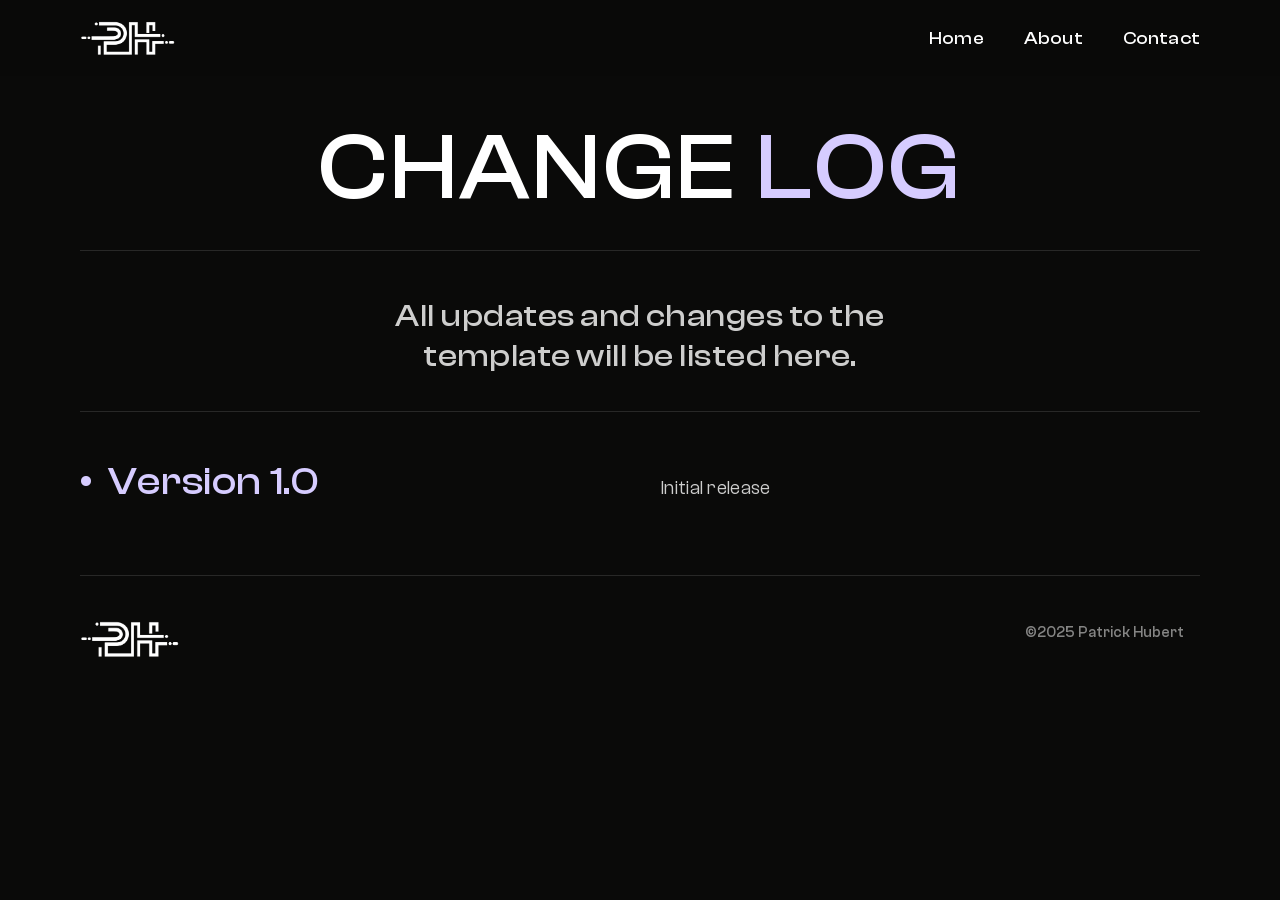
<file: admin/changelog.html>
<!DOCTYPE html><!--  Last Published: Tue Oct 06 2026 06:27:38 GMT+0000 (Coordinated Universal Time)  -->
<html data-wf-page="638c3e829a161875dbad3b4f" data-wf-site="638c3e819a161854f1ad3b46" lang="en">
<head>
  <meta charset="utf-8">
  <title>Irene · Changelog</title>
  <meta content="Built by Bryn Taylor — bryntaylor.co.uk" name="description">
  <meta content="Irene · Changelog" property="og:title">
  <meta content="Built by Bryn Taylor — bryntaylor.co.uk" property="og:description">
  <meta content="https://uploads-ssl.webflow.com/627b764dac68b05a1a0edfd0/628524907b7b700f4c690dd3_irene-opengraph-image.png" property="og:image">
  <meta content="Irene · Changelog" name="twitter:title">
  <meta content="Built by Bryn Taylor — bryntaylor.co.uk" name="twitter:description">
  <meta content="https://uploads-ssl.webflow.com/627b764dac68b05a1a0edfd0/628524907b7b700f4c690dd3_irene-opengraph-image.png" name="twitter:image">
  <meta property="og:type" content="website">
  <meta content="summary_large_image" name="twitter:card">
  <meta content="width=device-width, initial-scale=1" name="viewport">
  <link href="../css/normalize.css" rel="stylesheet" type="text/css">
  <link href="../css/webflow.css" rel="stylesheet" type="text/css">
  <link href="../css/patrick-portfolio-54804a.webflow.css" rel="stylesheet" type="text/css">
  <script type="text/javascript">!function(o,c){var n=c.documentElement,t=" w-mod-";n.className+=t+"js",("ontouchstart"in o||o.DocumentTouch&&c instanceof DocumentTouch)&&(n.className+=t+"touch")}(window,document);</script>
  <link href="../images/favicon.png" rel="shortcut icon" type="image/x-icon">
  <link href="../images/webclip.png" rel="apple-touch-icon">
  <script async="" src="https://www.googletagmanager.com/gtag/js?id=UA-121669627-1"></script>
  <script type="text/javascript">window.dataLayer = window.dataLayer || [];function gtag(){dataLayer.push(arguments);}gtag('js', new Date());gtag('config', 'UA-121669627-1', {'anonymize_ip': false});</script>
  <style>
  .button:active {
background-color: #d6ccff !important;
}
.logo-wrapper.mobile-menu {
display: none;
}
  ::selection {
  background: #d6ccff;
}
blockquote {
  color: #d6ccff !important;
  border-left: 4px solid #d6ccff; !important
  }
</style>
  <meta name="robots" content="noindex">
</head>
<body>
  <div data-animation="over-left" class="nav w-nav" data-easing2="ease" data-easing="ease" data-collapse="small" data-w-id="7ecd2c46-248a-916e-eb95-08abb6aec6a5" role="banner" data-duration="300" data-doc-height="1">
    <div class="nav-container w-container">
      <div class="logo-wrapper">
        <a href="../index.html" aria-label="Logo" class="logo w-nav-brand"><img src="../images/ph-logo-white-small.png" loading="lazy" width="Auto" height="111" alt="" class="image"></a>
      </div>
      <nav role="navigation" class="nav-menu w-nav-menu">
        <div class="logo-wrapper mobile-menu">
          <a href="../index.html" class="logo w-nav-brand"><img src="../images/irene-logo.svg" loading="eager" alt="Irene logo"></a>
        </div>
        <div class="nav-link-wrapper">
          <a href="../index.html" data-w-id="7ecd2c46-248a-916e-eb95-08abb6aec6ab" class="nav-link w-nav-link">Home</a>
          <div class="hover-dot"></div>
        </div>
        <div class="nav-link-wrapper">
          <a href="../about.html" data-w-id="7ecd2c46-248a-916e-eb95-08abb6aec6ad" class="nav-link w-nav-link">About</a>
          <div class="hover-dot"></div>
        </div>
        <div class="nav-link-wrapper">
          <a href="../contact.html" data-w-id="7ecd2c46-248a-916e-eb95-08abb6aec6af" class="nav-link w-nav-link">Contact</a>
          <div class="hover-dot"></div>
        </div>
      </nav>
      <div class="menu-button w-nav-button">
        <div class="menu-icon">
          <div class="menu-icon-line-top"></div>
          <div class="menu-icon-line-middle">
            <div class="menu-icon-line-middle-inner"></div>
          </div>
          <div class="menu-icon-line-bottom"></div>
        </div>
      </div>
    </div>
  </div>
  <div class="section">
    <div class="container w-container">
      <div class="centre-align">
        <div class="text-box _900px">
          <h1 class="heading extra-large">Change <span class="text-color-yellow">log</span><span class="text-color-yellow"></span></h1>
        </div>
      </div>
    </div>
    <div class="container no-padding w-container">
      <div class="divider-line"></div>
    </div>
  </div>
  <div class="section">
    <div class="container w-container">
      <div class="centre-align">
        <div id="w-node-_067f633d-79a8-de05-874f-48dc4b16b030-dbad3b4f" class="text-box _600px">
          <p class="heading regular">All updates and changes to the template will be listed here.</p>
        </div>
      </div>
    </div>
    <div class="container no-padding w-container">
      <div class="divider-line"></div>
    </div>
  </div>
  <div class="section">
    <div class="container w-container">
      <div class="grid-2-column align-baseline">
        <div id="w-node-c8253fb7-a37a-f1b7-0c88-04be10e15d00-dbad3b4f">
          <h2 class="heading medium"><span class="text-color-yellow">•</span>  Version 1.0</h2>
        </div>
        <div id="w-node-_4ee1287b-929c-4ded-cbd8-2f85583b04bc-dbad3b4f">
          <p class="paragraph">Initial release</p>
        </div>
      </div>
    </div>
    <div class="container no-padding w-container">
      <div class="divider-line"></div>
    </div>
  </div>
  <footer id="footer" class="section">
    <div class="container w-container">
      <div>
        <div id="w-node-_2bf0adcd-b6b5-f3a9-8935-0b70abf062ca-abf062c7" class="footer-column">
          <a href="../index.html" aria-label="Logo" class="logo w-nav-brand"><img src="../images/ph-logo-white-small.png" loading="lazy" width="99" alt=""></a>
        </div>
        <div id="w-node-_9cc344b3-16a7-8f77-e0aa-0982c60e0aa6-abf062c7" class="text-block">©2025 Patrick Hubert<a href="https://www.bryntaylor.co.uk/" target="_blank" class="copyright-link"><span class="spacer _16"> </span></a>
        </div>
      </div>
    </div>
  </footer>
  <script src="https://d3e54v103j8qbb.cloudfront.net/js/jquery-3.5.1.min.dc5e7f18c8.js?site=638c3e819a161854f1ad3b46" type="text/javascript" integrity="sha256-9/aliU8dGd2tb6OSsuzixeV4y/faTqgFtohetphbbj0=" crossorigin="anonymous"></script>
  <script src="../js/webflow.js" type="text/javascript"></script>
</body>
</html>
</file>
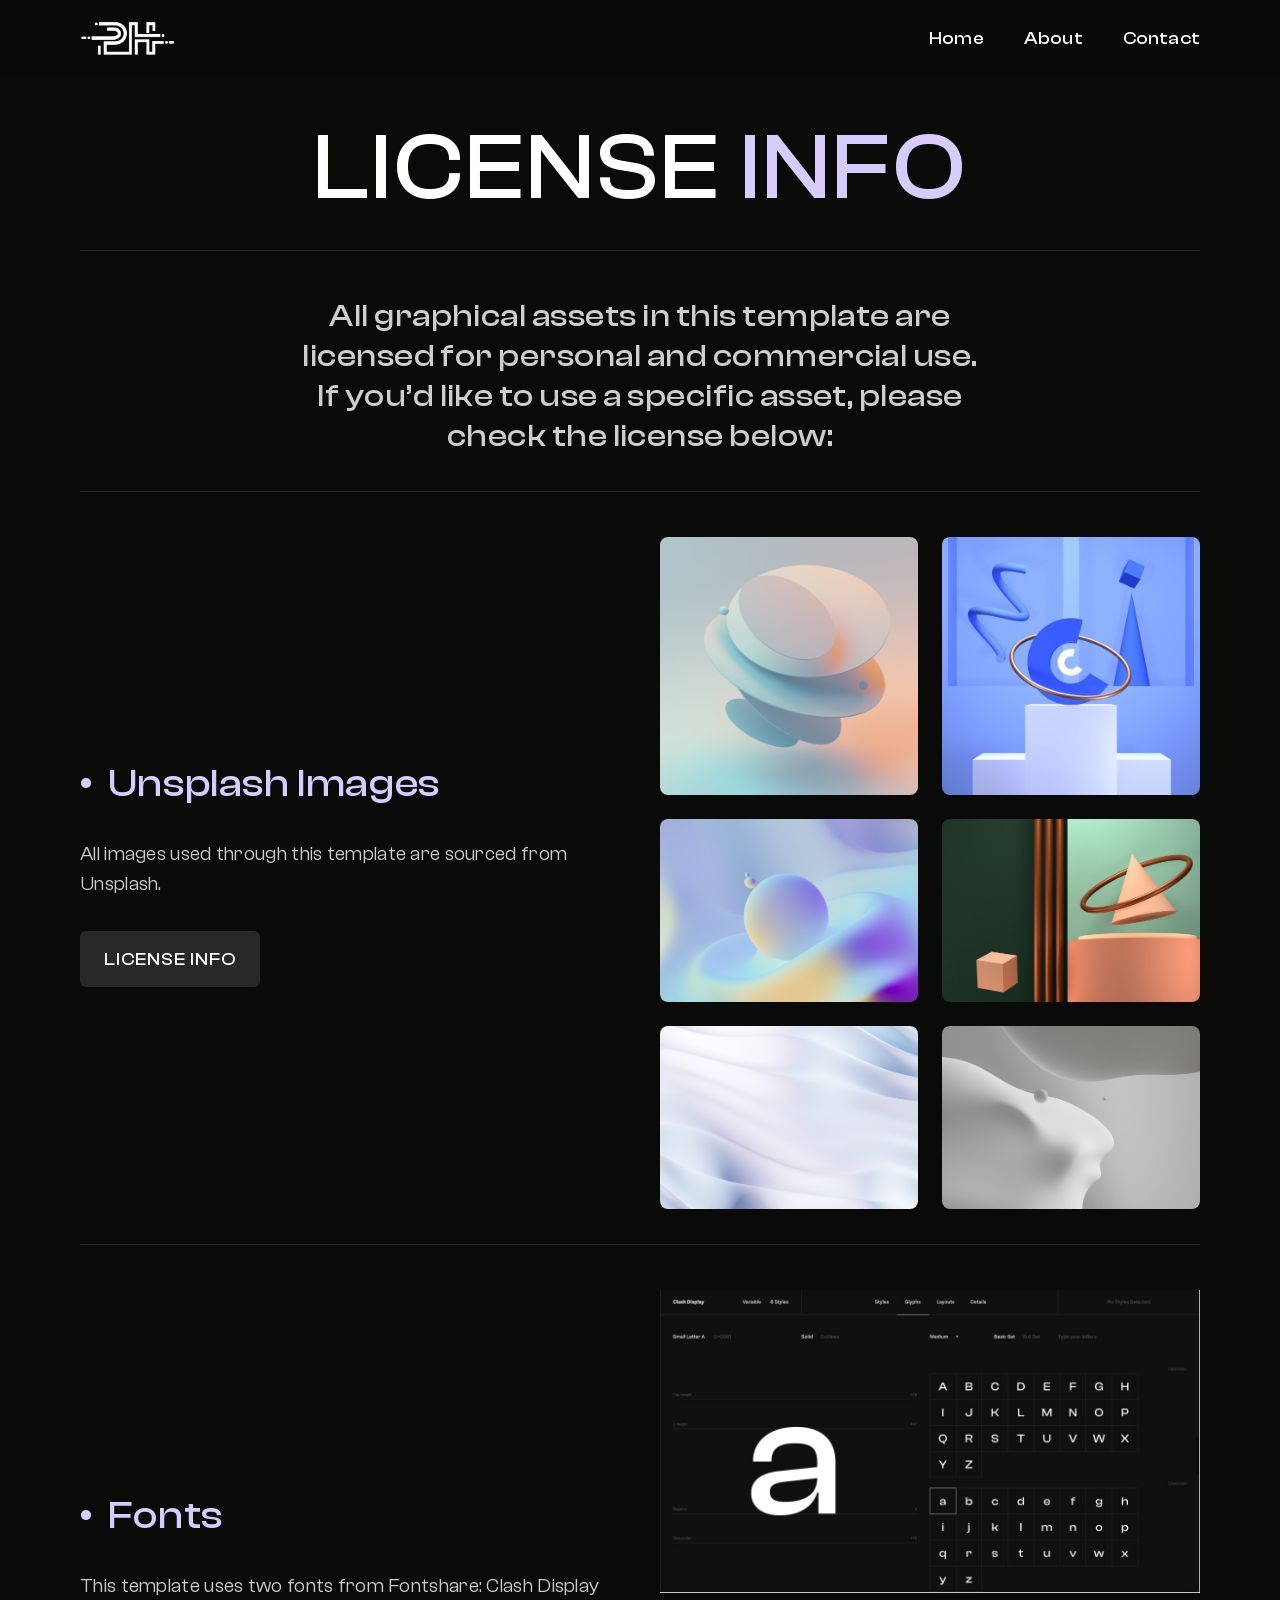
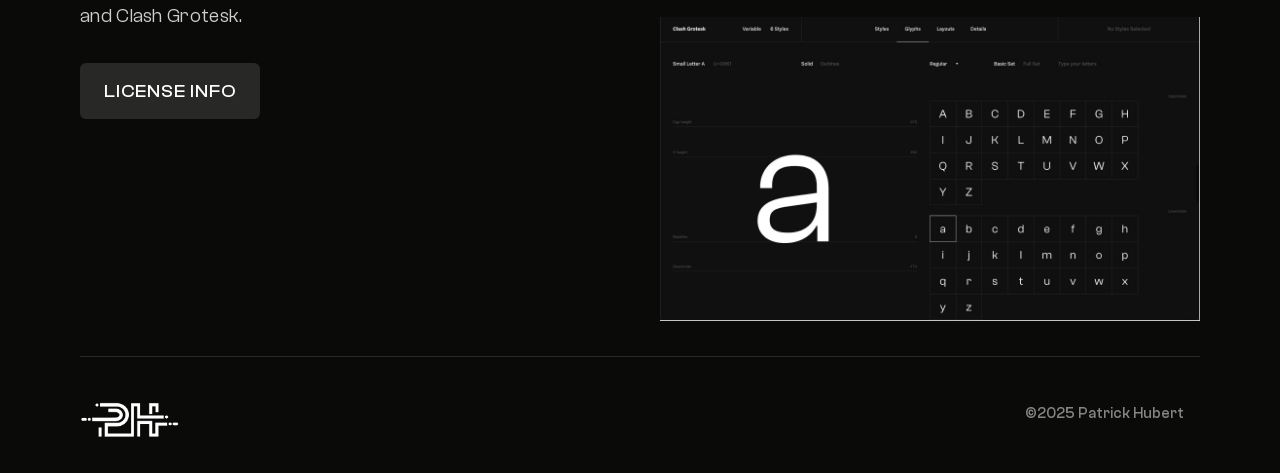
<file: admin/licenses.html>
<!DOCTYPE html><!--  Last Published: Tue Oct 06 2026 06:27:38 GMT+0000 (Coordinated Universal Time)  -->
<html data-wf-page="638c3e829a16180758ad3b54" data-wf-site="638c3e819a161854f1ad3b46" lang="en">
<head>
  <meta charset="utf-8">
  <title>Irene · Licenses</title>
  <meta content="Built by Bryn Taylor — bryntaylor.co.uk" name="description">
  <meta content="Irene · Licenses" property="og:title">
  <meta content="Built by Bryn Taylor — bryntaylor.co.uk" property="og:description">
  <meta content="https://uploads-ssl.webflow.com/627b764dac68b05a1a0edfd0/628524907b7b700f4c690dd3_irene-opengraph-image.png" property="og:image">
  <meta content="Irene · Licenses" name="twitter:title">
  <meta content="Built by Bryn Taylor — bryntaylor.co.uk" name="twitter:description">
  <meta content="https://uploads-ssl.webflow.com/627b764dac68b05a1a0edfd0/628524907b7b700f4c690dd3_irene-opengraph-image.png" name="twitter:image">
  <meta property="og:type" content="website">
  <meta content="summary_large_image" name="twitter:card">
  <meta content="width=device-width, initial-scale=1" name="viewport">
  <link href="../css/normalize.css" rel="stylesheet" type="text/css">
  <link href="../css/webflow.css" rel="stylesheet" type="text/css">
  <link href="../css/patrick-portfolio-54804a.webflow.css" rel="stylesheet" type="text/css">
  <script type="text/javascript">!function(o,c){var n=c.documentElement,t=" w-mod-";n.className+=t+"js",("ontouchstart"in o||o.DocumentTouch&&c instanceof DocumentTouch)&&(n.className+=t+"touch")}(window,document);</script>
  <link href="../images/favicon.png" rel="shortcut icon" type="image/x-icon">
  <link href="../images/webclip.png" rel="apple-touch-icon">
  <script async="" src="https://www.googletagmanager.com/gtag/js?id=UA-121669627-1"></script>
  <script type="text/javascript">window.dataLayer = window.dataLayer || [];function gtag(){dataLayer.push(arguments);}gtag('js', new Date());gtag('config', 'UA-121669627-1', {'anonymize_ip': false});</script>
  <style>
  .button:active {
background-color: #d6ccff !important;
}
.logo-wrapper.mobile-menu {
display: none;
}
  ::selection {
  background: #d6ccff;
}
blockquote {
  color: #d6ccff !important;
  border-left: 4px solid #d6ccff; !important
  }
</style>
  <meta name="robots" content="noindex">
</head>
<body>
  <div data-animation="over-left" class="nav w-nav" data-easing2="ease" data-easing="ease" data-collapse="small" data-w-id="7ecd2c46-248a-916e-eb95-08abb6aec6a5" role="banner" data-duration="300" data-doc-height="1">
    <div class="nav-container w-container">
      <div class="logo-wrapper">
        <a href="../index.html" aria-label="Logo" class="logo w-nav-brand"><img src="../images/ph-logo-white-small.png" loading="lazy" width="Auto" height="111" alt="" class="image"></a>
      </div>
      <nav role="navigation" class="nav-menu w-nav-menu">
        <div class="logo-wrapper mobile-menu">
          <a href="../index.html" class="logo w-nav-brand"><img src="../images/irene-logo.svg" loading="eager" alt="Irene logo"></a>
        </div>
        <div class="nav-link-wrapper">
          <a href="../index.html" data-w-id="7ecd2c46-248a-916e-eb95-08abb6aec6ab" class="nav-link w-nav-link">Home</a>
          <div class="hover-dot"></div>
        </div>
        <div class="nav-link-wrapper">
          <a href="../about.html" data-w-id="7ecd2c46-248a-916e-eb95-08abb6aec6ad" class="nav-link w-nav-link">About</a>
          <div class="hover-dot"></div>
        </div>
        <div class="nav-link-wrapper">
          <a href="../contact.html" data-w-id="7ecd2c46-248a-916e-eb95-08abb6aec6af" class="nav-link w-nav-link">Contact</a>
          <div class="hover-dot"></div>
        </div>
      </nav>
      <div class="menu-button w-nav-button">
        <div class="menu-icon">
          <div class="menu-icon-line-top"></div>
          <div class="menu-icon-line-middle">
            <div class="menu-icon-line-middle-inner"></div>
          </div>
          <div class="menu-icon-line-bottom"></div>
        </div>
      </div>
    </div>
  </div>
  <div class="section">
    <div class="container w-container">
      <div class="centre-align">
        <div class="text-box _900px">
          <h1 class="heading extra-large">License <span class="text-color-yellow">Info</span></h1>
        </div>
      </div>
    </div>
    <div class="container no-padding w-container">
      <div class="divider-line"></div>
    </div>
  </div>
  <div class="section">
    <div class="container w-container">
      <div class="centre-align">
        <div id="w-node-_067f633d-79a8-de05-874f-48dc4b16b030-58ad3b54" class="text-box _700px">
          <p class="heading regular">All graphical assets in this template are licensed for personal and commercial use. If you’d like to use a specific asset, please check the license below:</p>
        </div>
      </div>
    </div>
    <div class="container no-padding w-container">
      <div class="divider-line"></div>
    </div>
  </div>
  <div class="section">
    <div class="container w-container">
      <div class="grid-2-column vertically-centred">
        <div id="w-node-c8253fb7-a37a-f1b7-0c88-04be10e15d00-58ad3b54">
          <h2 class="heading medium"><span class="text-color-yellow">•</span>  Unsplash Images</h2>
          <div class="spacer _32"></div>
          <p class="paragraph">All images used through this template are sourced from Unsplash.</p>
          <div class="spacer _32"></div>
          <a href="https://unsplash.com/license" target="_blank" class="button-secondary w-button">License Info</a>
        </div>
        <div class="grid-license-images"><img src="../images/project-1-thumbnail.jpg" loading="lazy" id="w-node-_028fe5b7-7832-daff-3e52-3586dca2047c-58ad3b54" sizes="100vw" alt="Unsplash image" srcset="../images/project-1-thumbnail-p-500.jpeg 500w, ../images/project-1-thumbnail-p-800.jpeg 800w, ../images/project-1-thumbnail-p-1080.jpeg 1080w, ../images/project-1-thumbnail.jpg 1200w" class="license-image"><img src="../images/project-6-thumbnail.jpg" loading="lazy" id="w-node-ad364e7f-f84e-ce7f-f840-d69a6b491ee4-58ad3b54" sizes="100vw" alt="Unsplash image" srcset="../images/project-6-thumbnail-p-500.jpeg 500w, ../images/project-6-thumbnail-p-800.jpeg 800w, ../images/project-6-thumbnail-p-1080.jpeg 1080w, ../images/project-6-thumbnail.jpg 1200w" class="license-image"><img src="../images/project-4-thumbnail.jpg" loading="lazy" id="w-node-_4881210e-0a4b-322c-9722-6b5691744da3-58ad3b54" sizes="100vw" alt="Unsplash image" srcset="../images/project-4-thumbnail-p-500.jpeg 500w, ../images/project-4-thumbnail-p-800.jpeg 800w, ../images/project-4-thumbnail-p-1080.jpeg 1080w, ../images/project-4-thumbnail.jpg 1200w" class="license-image"><img src="../images/project-2-thumbnail.jpg" loading="lazy" id="w-node-d6cde74b-2979-353b-0b1d-e7e8a3f8e311-58ad3b54" sizes="100vw" alt="Unsplash image" srcset="../images/project-2-thumbnail-p-500.jpeg 500w, ../images/project-2-thumbnail-p-800.jpeg 800w, ../images/project-2-thumbnail-p-1080.jpeg 1080w, ../images/project-2-thumbnail.jpg 1200w" class="license-image"><img src="../images/project-3-thumbnail.jpg" loading="lazy" id="w-node-cff024f6-b969-3182-9cfe-8c35d5a1eccb-58ad3b54" sizes="100vw" alt="Unsplash image" srcset="../images/project-3-thumbnail-p-500.jpeg 500w, ../images/project-3-thumbnail-p-800.jpeg 800w, ../images/project-3-thumbnail-p-1080.jpeg 1080w, ../images/project-3-thumbnail.jpg 1200w" class="license-image"><img src="../images/project-5-thumbnail.jpg" loading="lazy" id="w-node-b8ccb618-dfee-1532-8e28-9c8d3a82efeb-58ad3b54" sizes="100vw" alt="Unsplash image" srcset="../images/project-5-thumbnail-p-500.jpeg 500w, ../images/project-5-thumbnail-p-800.jpeg 800w, ../images/project-5-thumbnail-p-1080.jpeg 1080w, ../images/project-5-thumbnail.jpg 1200w" class="license-image"></div>
      </div>
    </div>
    <div class="container no-padding w-container">
      <div class="divider-line"></div>
    </div>
  </div>
  <div class="section">
    <div class="container w-container">
      <div class="grid-2-column vertically-centred">
        <div id="w-node-_620a19a9-45c1-2522-0c40-8a5721b03fa9-58ad3b54">
          <h2 class="heading medium"><span class="text-color-yellow">•</span>  Fonts</h2>
          <div class="spacer _32"></div>
          <p class="paragraph">This template uses two fonts from Fontshare: Clash Display and Clash Grotesk.</p>
          <div class="spacer _32"></div>
          <a href="https://www.fontshare.com/terms" target="_blank" class="button-secondary w-button">License Info</a>
        </div>
        <div class="grid-license-fonts"><img src="../images/clash-display-screenshot.jpg" loading="lazy" id="w-node-_620a19a9-45c1-2522-0c40-8a5721b03fb5-58ad3b54" sizes="100vw" alt="Clash Display typography screenshot" srcset="../images/clash-display-screenshot-p-500.jpeg 500w, ../images/clash-display-screenshot-p-800.jpeg 800w, ../images/clash-display-screenshot-p-1080.jpeg 1080w, ../images/clash-display-screenshot.jpg 1110w"><img src="../images/clash-grotesk-screenshot.jpg" loading="lazy" id="w-node-_620a19a9-45c1-2522-0c40-8a5721b03fb6-58ad3b54" sizes="100vw" alt="Clash Grotesk typography screenshot" srcset="../images/clash-grotesk-screenshot-p-500.jpeg 500w, ../images/clash-grotesk-screenshot-p-800.jpeg 800w, ../images/clash-grotesk-screenshot-p-1080.jpeg 1080w, ../images/clash-grotesk-screenshot.jpg 1110w"></div>
      </div>
    </div>
    <div class="container no-padding w-container">
      <div class="divider-line"></div>
    </div>
  </div>
  <footer id="footer" class="section">
    <div class="container w-container">
      <div>
        <div id="w-node-_2bf0adcd-b6b5-f3a9-8935-0b70abf062ca-abf062c7" class="footer-column">
          <a href="../index.html" aria-label="Logo" class="logo w-nav-brand"><img src="../images/ph-logo-white-small.png" loading="lazy" width="99" alt=""></a>
        </div>
        <div id="w-node-_9cc344b3-16a7-8f77-e0aa-0982c60e0aa6-abf062c7" class="text-block">©2025 Patrick Hubert<a href="https://www.bryntaylor.co.uk/" target="_blank" class="copyright-link"><span class="spacer _16"> </span></a>
        </div>
      </div>
    </div>
  </footer>
  <script src="https://d3e54v103j8qbb.cloudfront.net/js/jquery-3.5.1.min.dc5e7f18c8.js?site=638c3e819a161854f1ad3b46" type="text/javascript" integrity="sha256-9/aliU8dGd2tb6OSsuzixeV4y/faTqgFtohetphbbj0=" crossorigin="anonymous"></script>
  <script src="../js/webflow.js" type="text/javascript"></script>
</body>
</html>
</file>
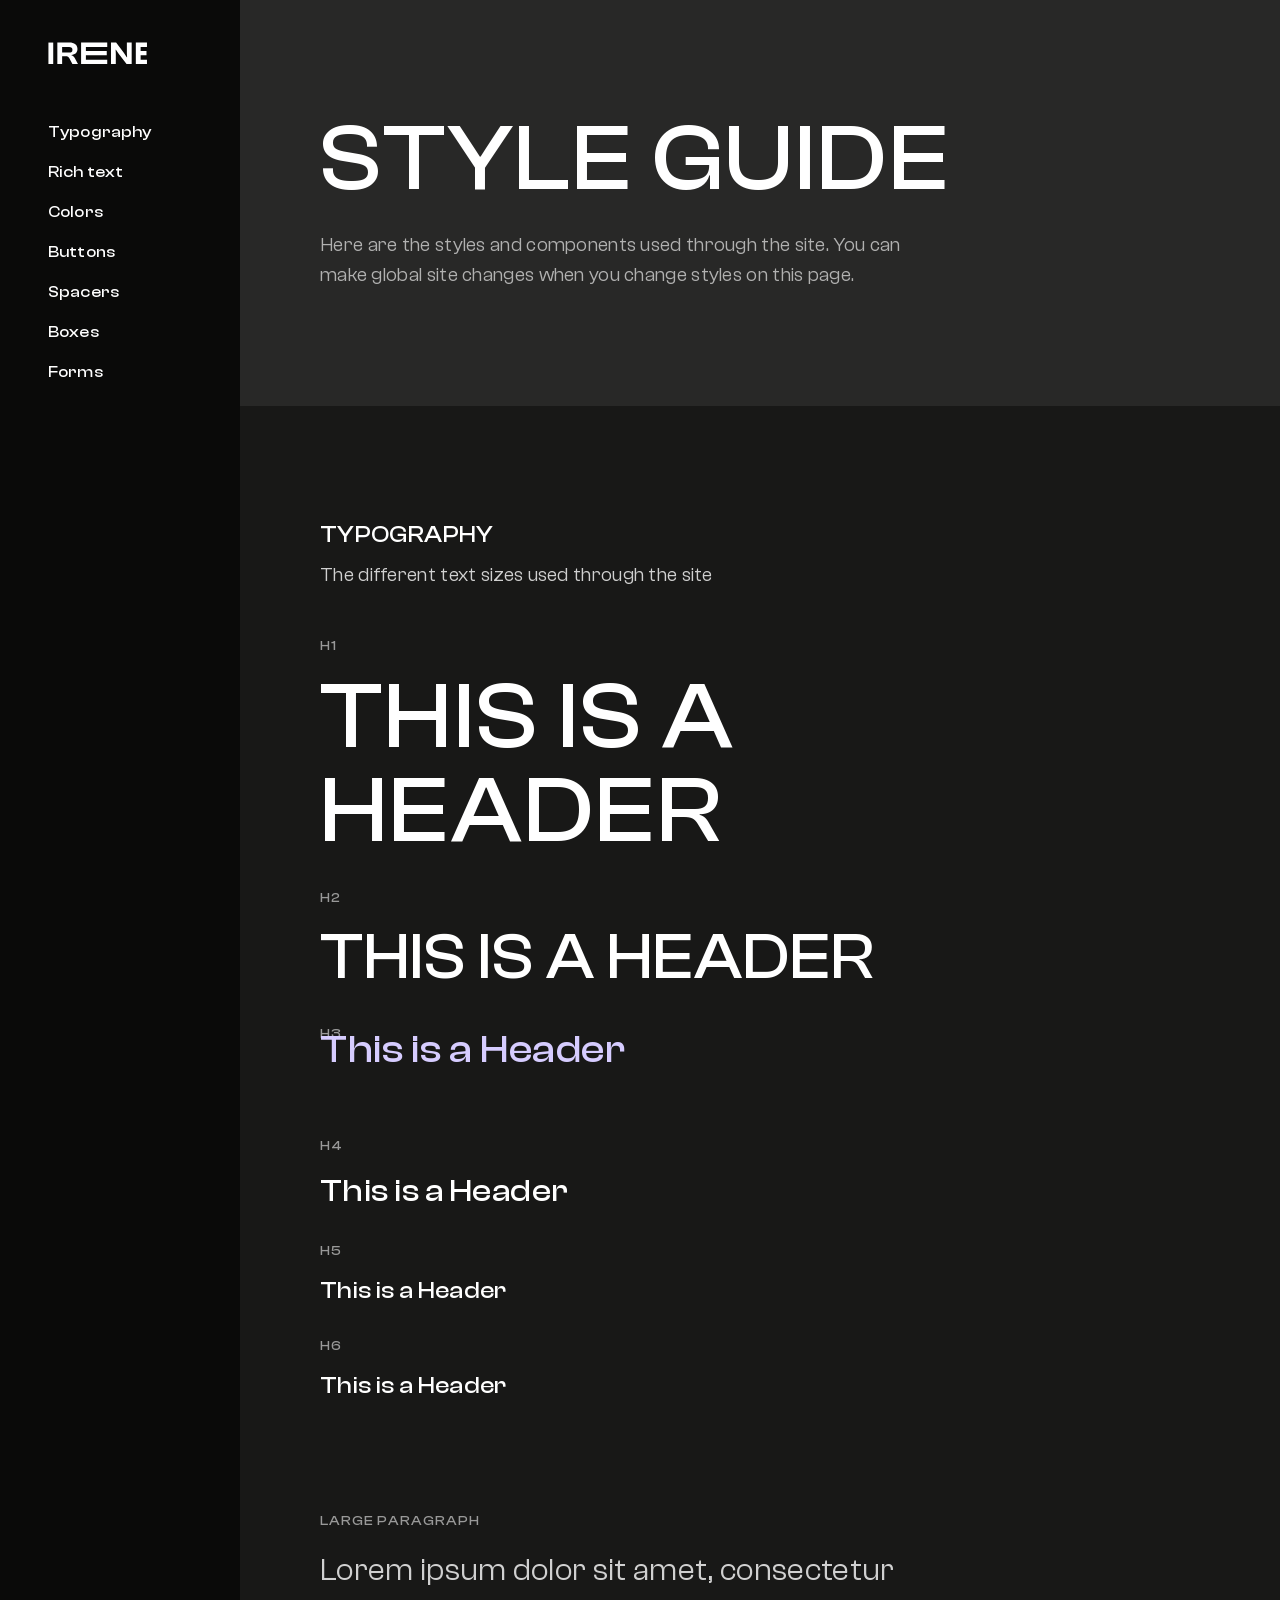
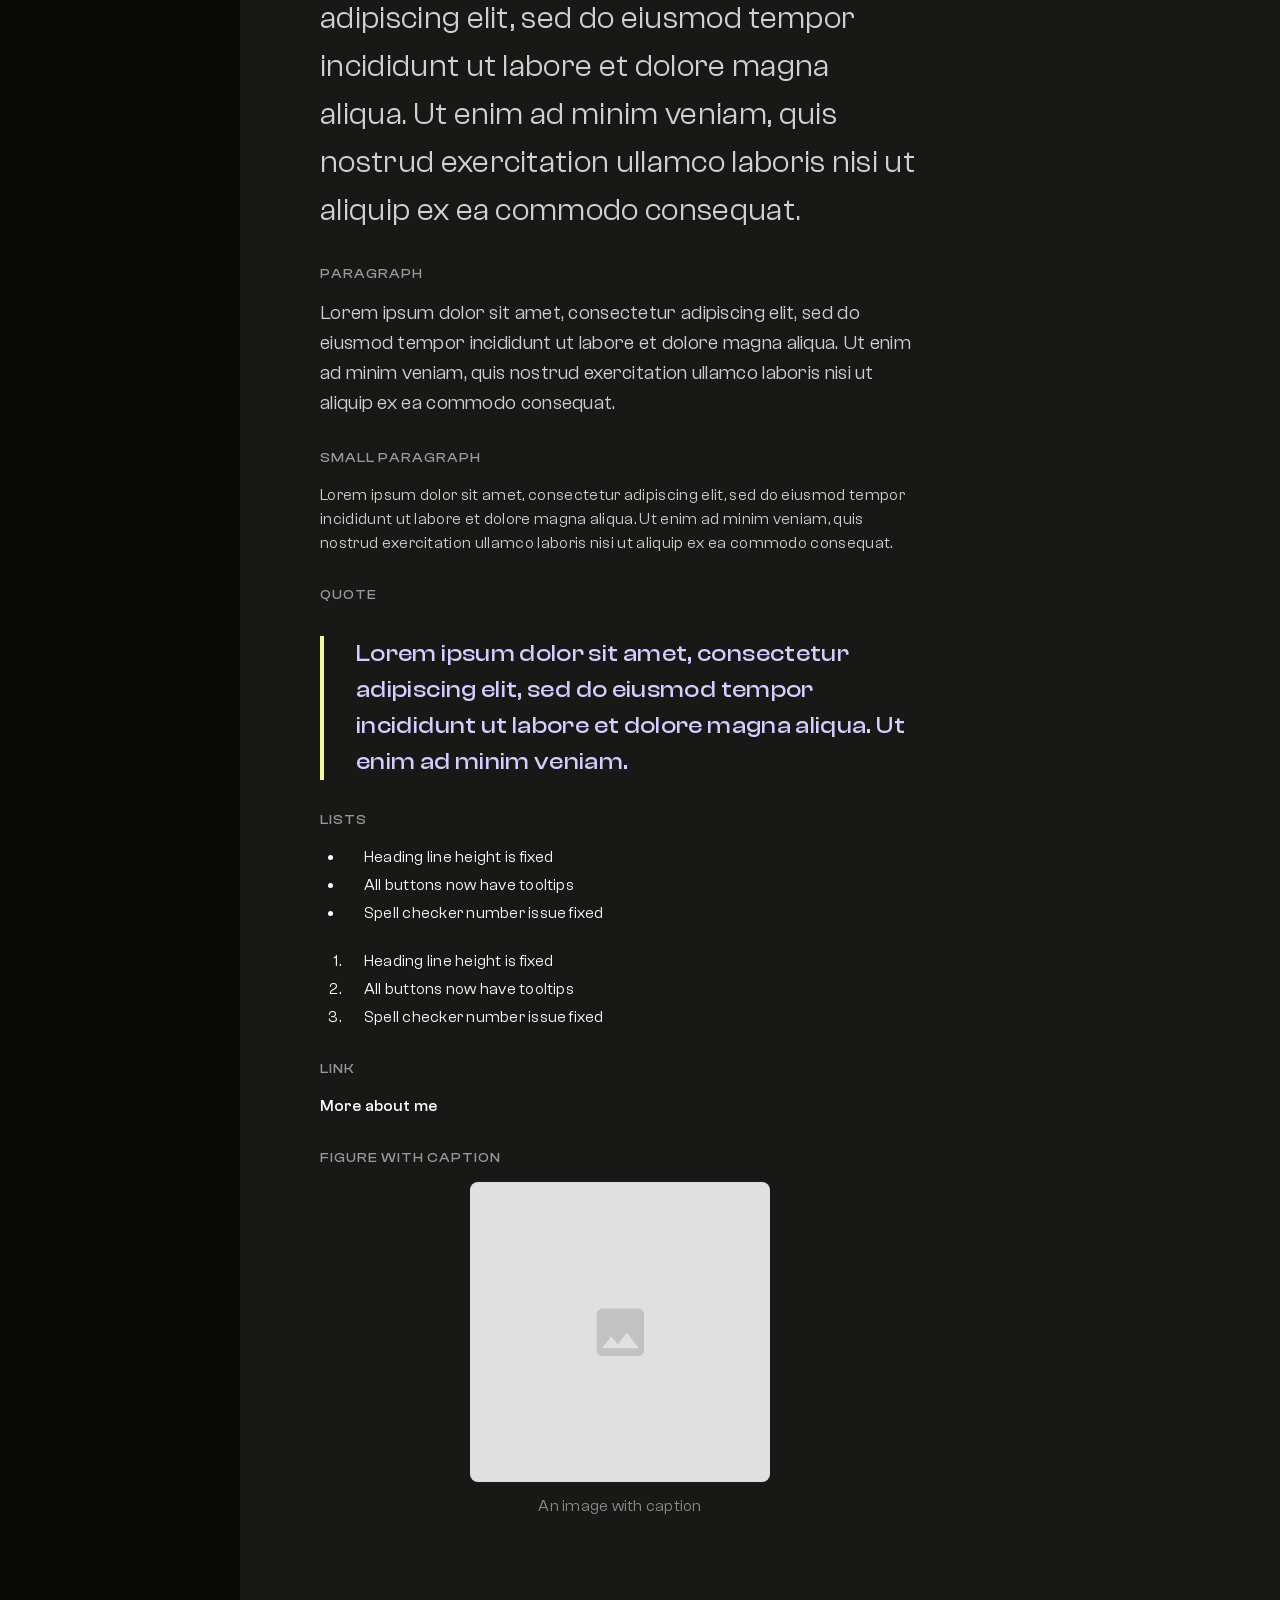
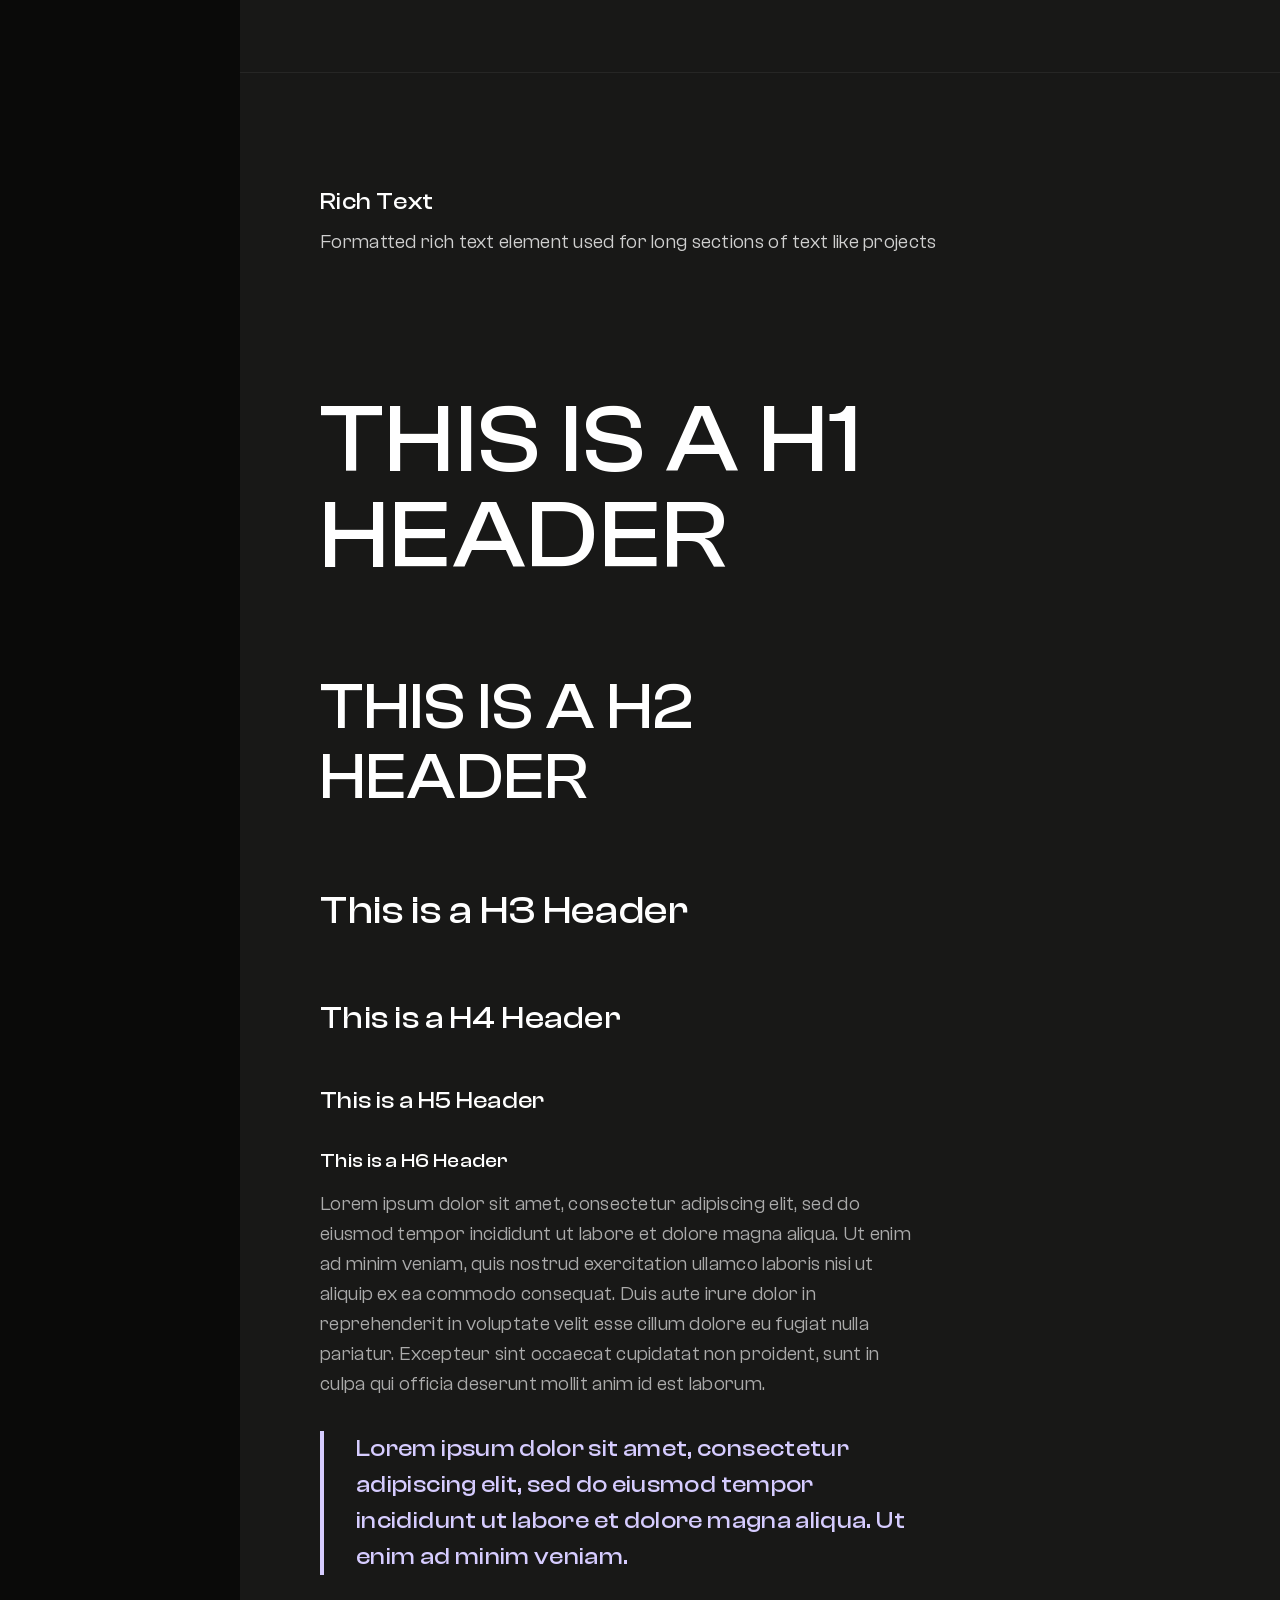
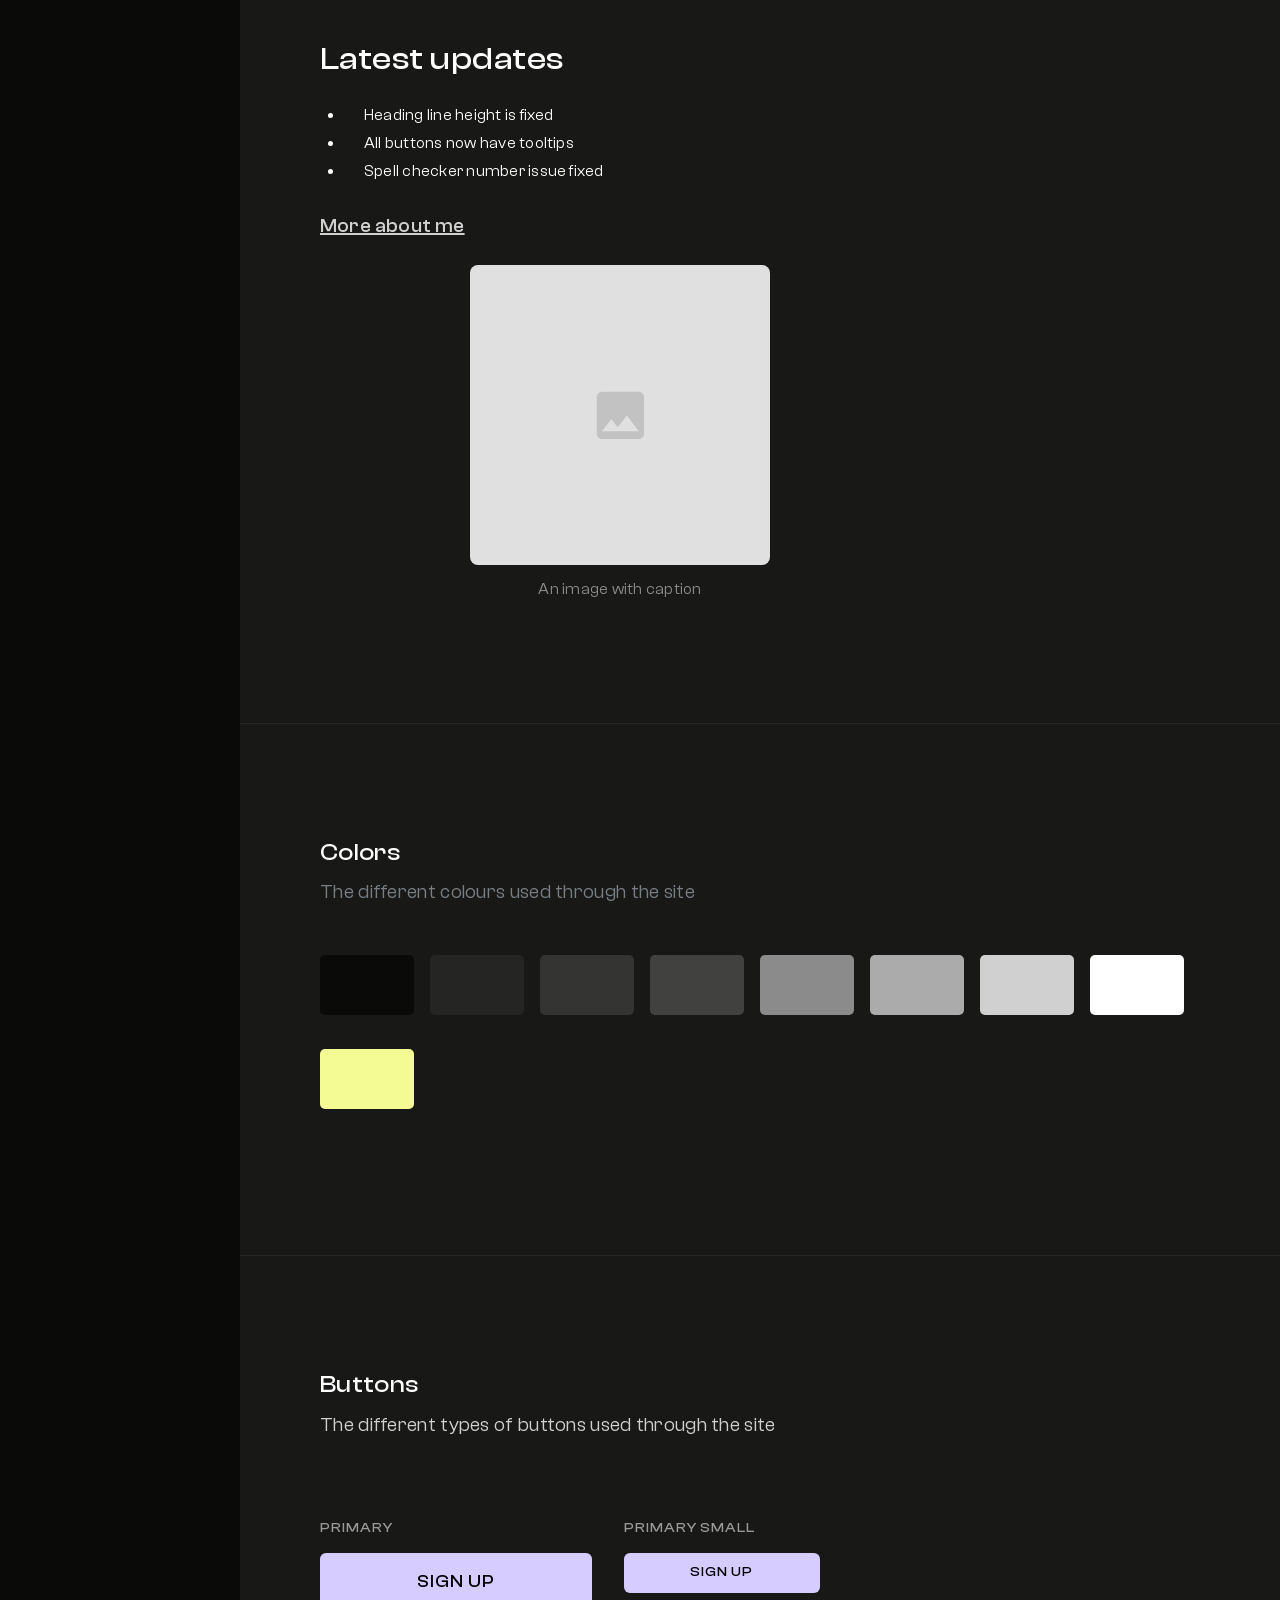
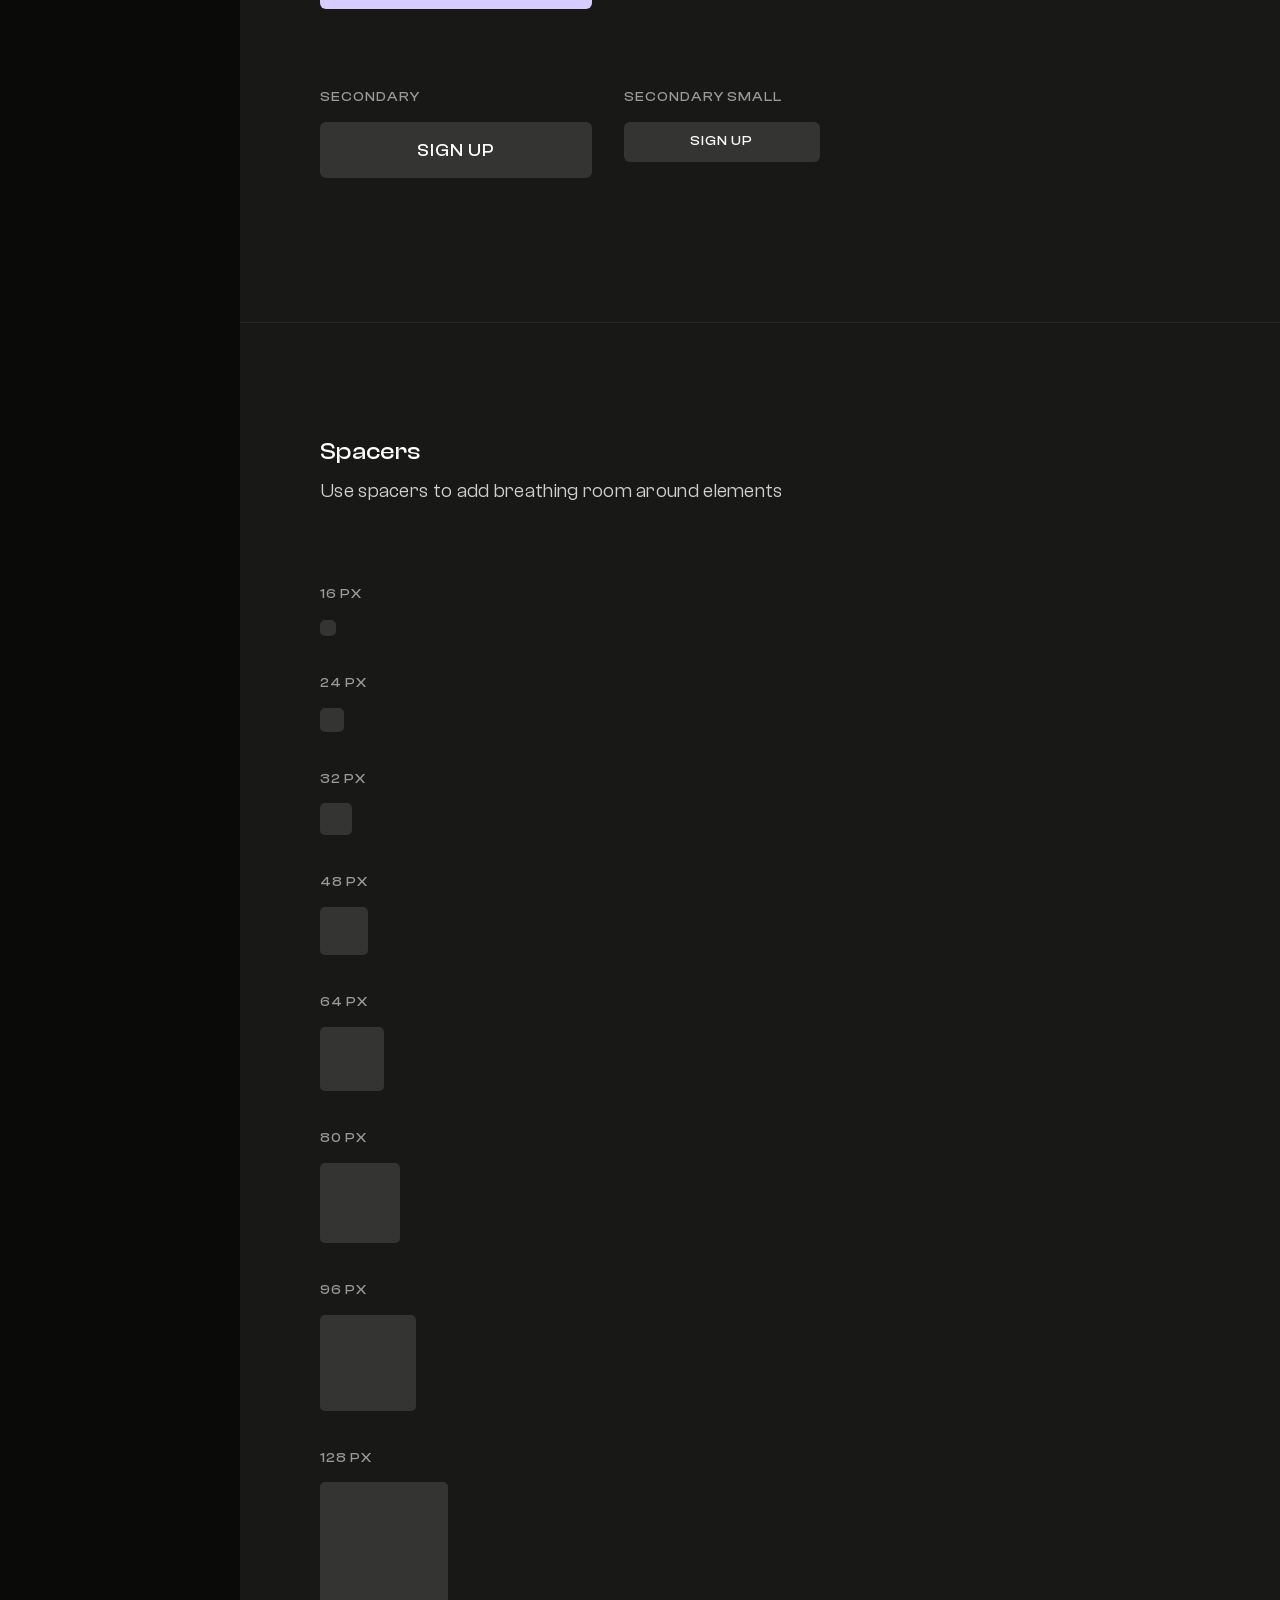
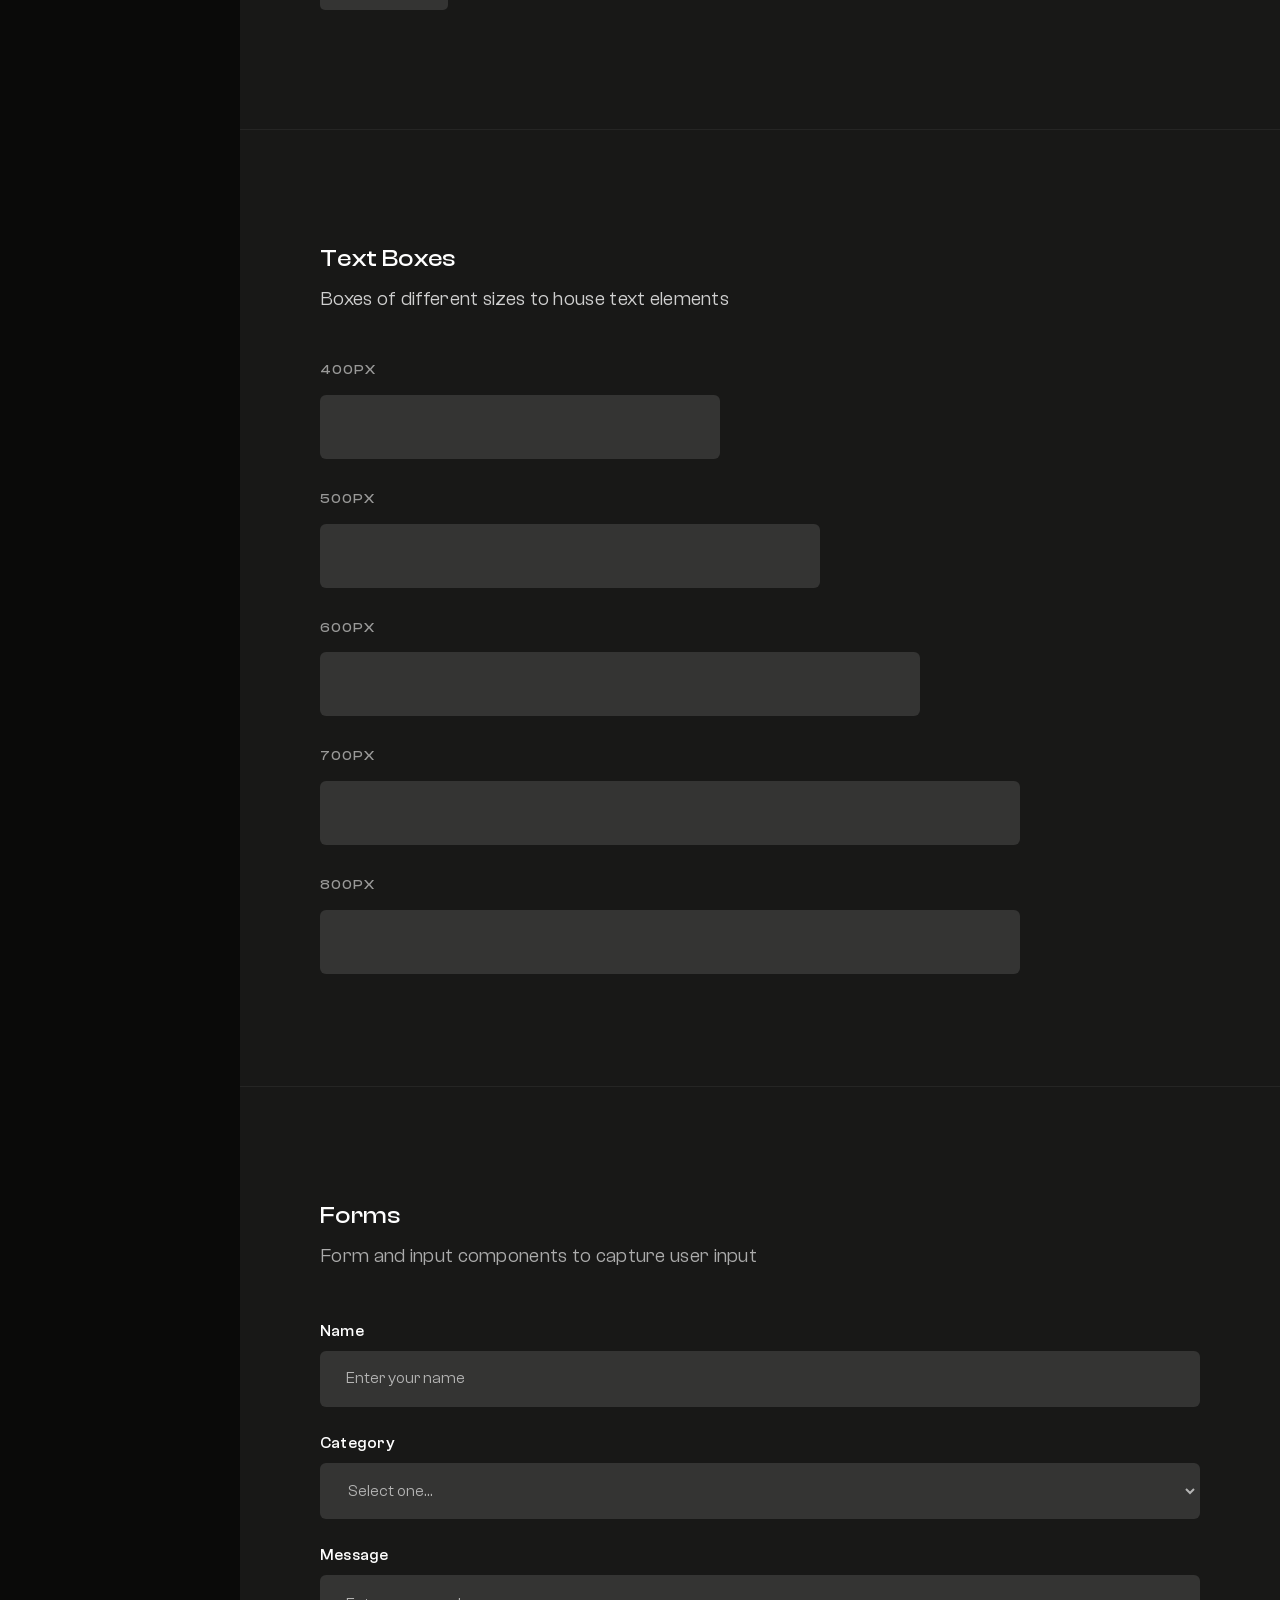
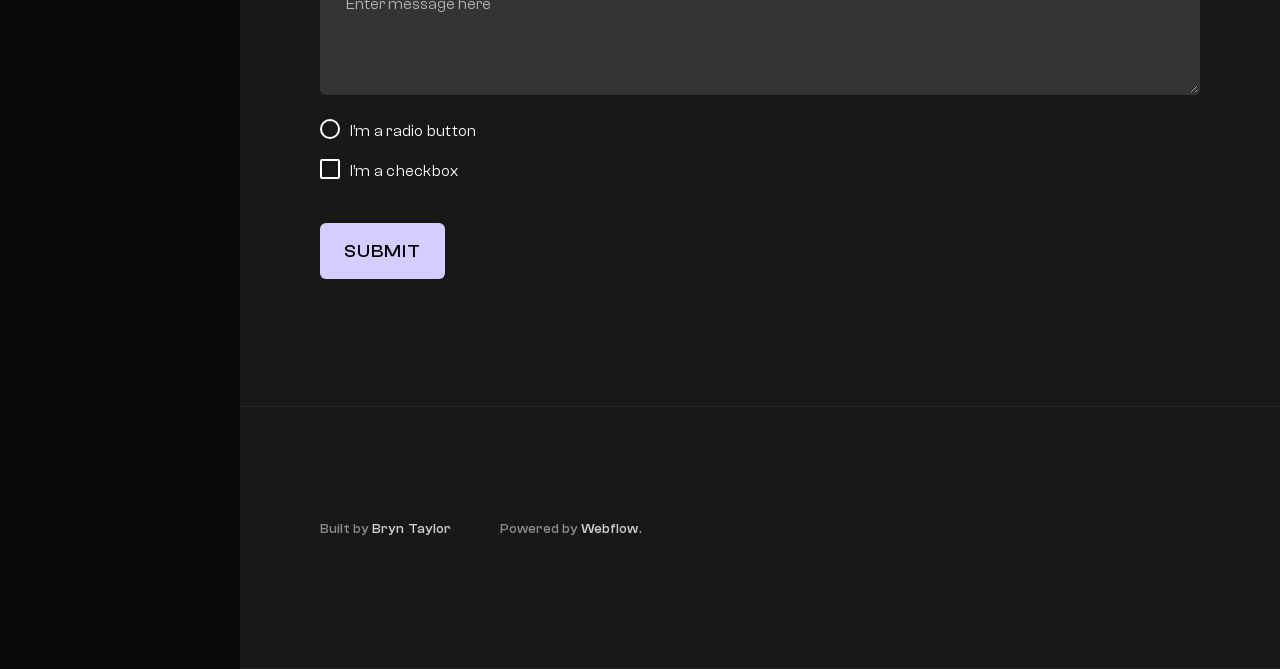
<file: admin/styleguide.html>
<!DOCTYPE html><!--  Last Published: Tue Oct 06 2026 06:27:38 GMT+0000 (Coordinated Universal Time)  -->
<html data-wf-page="638c3e829a16180ba4ad3b55" data-wf-site="638c3e819a161854f1ad3b46" lang="en">
<head>
  <meta charset="utf-8">
  <title>Irene · Style Guide</title>
  <meta content="Built by Bryn Taylor — bryntaylor.co.uk" name="description">
  <meta content="Irene · Style Guide" property="og:title">
  <meta content="Built by Bryn Taylor — bryntaylor.co.uk" property="og:description">
  <meta content="https://uploads-ssl.webflow.com/627b764dac68b05a1a0edfd0/628524907b7b700f4c690dd3_irene-opengraph-image.png" property="og:image">
  <meta content="Irene · Style Guide" name="twitter:title">
  <meta content="Built by Bryn Taylor — bryntaylor.co.uk" name="twitter:description">
  <meta content="https://uploads-ssl.webflow.com/627b764dac68b05a1a0edfd0/628524907b7b700f4c690dd3_irene-opengraph-image.png" name="twitter:image">
  <meta property="og:type" content="website">
  <meta content="summary_large_image" name="twitter:card">
  <meta content="width=device-width, initial-scale=1" name="viewport">
  <link href="../css/normalize.css" rel="stylesheet" type="text/css">
  <link href="../css/webflow.css" rel="stylesheet" type="text/css">
  <link href="../css/patrick-portfolio-54804a.webflow.css" rel="stylesheet" type="text/css">
  <script type="text/javascript">!function(o,c){var n=c.documentElement,t=" w-mod-";n.className+=t+"js",("ontouchstart"in o||o.DocumentTouch&&c instanceof DocumentTouch)&&(n.className+=t+"touch")}(window,document);</script>
  <link href="../images/favicon.png" rel="shortcut icon" type="image/x-icon">
  <link href="../images/webclip.png" rel="apple-touch-icon">
  <script async="" src="https://www.googletagmanager.com/gtag/js?id=UA-121669627-1"></script>
  <script type="text/javascript">window.dataLayer = window.dataLayer || [];function gtag(){dataLayer.push(arguments);}gtag('js', new Date());gtag('config', 'UA-121669627-1', {'anonymize_ip': false});</script>
  <style>
  .button:active {
background-color: #d6ccff !important;
}
.logo-wrapper.mobile-menu {
display: none;
}
  ::selection {
  background: #d6ccff;
}
blockquote {
  color: #d6ccff !important;
  border-left: 4px solid #d6ccff; !important
  }
</style>
</head>
<body>
  <div>
    <div data-animation="over-left" class="style-guide-nav w-nav" data-easing2="ease" data-easing="ease" data-collapse="medium" data-w-id="705c1379-2f59-12cc-a799-d19aa36931e3" role="banner" data-duration="300" data-doc-height="1">
      <div class="style-guide-nav-container w-container">
        <div class="logo-wrapper">
          <a href="../index.html" aria-label="Logo" class="style-guide-menu-brand w-nav-brand"><img src="../images/irene-logo.svg" loading="lazy" alt="Irene logo" class="image"></a>
        </div>
        <nav role="navigation" class="nav-menu-styleguide w-nav-menu">
          <div class="logo-wrapper mobile-menu-style-guide">
            <a href="../index.html" aria-label="Logo" class="logo w-nav-brand"><img src="../images/irene-logo.svg" loading="eager" alt="Irene logo"></a>
          </div>
          <div class="nav-link-wrapper">
            <a href="#Typography" data-w-id="705c1379-2f59-12cc-a799-d19aa36931e7" class="nav-link-styleguide w-nav-link">Typography</a>
            <div style="width:0px;height:0px" class="hover-dot-styleguide"></div>
          </div>
          <div class="nav-link-wrapper">
            <a href="#Rich-Text" class="nav-link-styleguide w-nav-link">Rich text</a>
            <div class="hover-dot-styleguide"></div>
          </div>
          <div class="nav-link-wrapper">
            <a href="#Colours" class="nav-link-styleguide w-nav-link">Colors</a>
            <div class="hover-dot-styleguide"></div>
          </div>
          <div class="nav-link-wrapper">
            <a href="#Buttons" class="nav-link-styleguide w-nav-link">Buttons</a>
            <div class="hover-dot-styleguide"></div>
          </div>
          <div class="nav-link-wrapper">
            <a href="#Spacers" class="nav-link-styleguide w-nav-link">Spacers</a>
            <div class="hover-dot-styleguide"></div>
          </div>
          <div class="nav-link-wrapper">
            <a href="#Text-Boxes" class="nav-link-styleguide w-nav-link">Boxes</a>
            <div class="hover-dot-styleguide"></div>
          </div>
          <div class="nav-link-wrapper">
            <a href="#Forms" class="nav-link-styleguide w-nav-link">Forms</a>
            <div class="hover-dot-styleguide"></div>
          </div>
        </nav>
        <div class="menu-button w-nav-button">
          <div class="menu-icon">
            <div class="menu-icon-line-top"></div>
            <div class="menu-icon-line-middle">
              <div class="menu-icon-line-middle-inner"></div>
            </div>
            <div class="menu-icon-line-bottom"></div>
          </div>
        </div>
      </div>
    </div>
    <div class="style-guide-content">
      <div class="wrapper">
        <div class="style-guide-section header">
          <div class="text-box">
            <h1 class="heading extra-large">Style Guide</h1>
            <div class="spacer _24"></div>
          </div>
          <div class="text-box _600px">
            <p>Here are the styles and components used through the site. You can make global site changes when you change styles on this page.</p>
          </div>
        </div>
        <section id="Typography" class="style-guide-section">
          <div class="style-guide-section-header">
            <h2 class="style-guide-title">Typography</h2>
            <p class="paragraph">The different text sizes used through the site</p>
          </div>
          <div class="text-box _600px">
            <div class="style-guide-block">
              <h3 class="style-guide-label">h1</h3>
              <h1 class="heading extra-large">This is a Header</h1>
            </div>
            <div class="style-guide-block">
              <h2 class="style-guide-label">h2</h2>
              <h2 class="heading large">This is a Header</h2>
            </div>
            <div class="style-guide-block">
              <h2 class="style-guide-label">h3</h2>
              <h4 class="heading medium">This is a Header</h4>
            </div>
            <div class="style-guide-block">
              <h2 class="style-guide-label">h4</h2>
              <h4 class="heading regular">This is a Header</h4>
            </div>
            <div class="style-guide-block">
              <h2 class="style-guide-label">h5</h2>
              <h5 class="heading small">This is a Header</h5>
            </div>
            <div class="style-guide-block">
              <h2 class="style-guide-label">h6</h2>
              <h6 class="heading small">This is a Header</h6>
            </div>
            <div class="spacer _48"></div>
            <div class="style-guide-block">
              <h5 class="style-guide-label">Large Paragraph</h5>
              <p class="paragraph large">Lorem ipsum dolor sit amet, consectetur adipiscing elit, sed do eiusmod tempor incididunt ut labore et dolore magna aliqua. Ut enim ad minim veniam, quis nostrud exercitation ullamco laboris nisi ut aliquip ex ea commodo consequat.<br></p>
            </div>
            <div class="style-guide-block">
              <h5 class="style-guide-label">Paragraph</h5>
              <p class="paragraph">Lorem ipsum dolor sit amet, consectetur adipiscing elit, sed do eiusmod tempor incididunt ut labore et dolore magna aliqua. Ut enim ad minim veniam, quis nostrud exercitation ullamco laboris nisi ut aliquip ex ea commodo consequat.<br></p>
            </div>
            <div class="style-guide-block">
              <h5 class="style-guide-label">Small Paragraph</h5>
              <p class="paragraph small">Lorem ipsum dolor sit amet, consectetur adipiscing elit, sed do eiusmod tempor incididunt ut labore et dolore magna aliqua. Ut enim ad minim veniam, quis nostrud exercitation ullamco laboris nisi ut aliquip ex ea commodo consequat.<br></p>
            </div>
            <div class="style-guide-block">
              <h5 class="style-guide-label">Quote</h5>
              <blockquote class="block-quote">Lorem ipsum dolor sit amet, consectetur adipiscing elit, sed do eiusmod tempor incididunt ut labore et dolore magna aliqua. Ut enim ad minim veniam.</blockquote>
            </div>
            <div class="style-guide-block">
              <h5 class="style-guide-label">Lists</h5>
              <ul role="list">
                <li>Heading line height is fixed</li>
                <li>All buttons now have tooltips</li>
                <li>Spell checker number issue fixed</li>
              </ul>
              <ol role="list">
                <li>Heading line height is fixed</li>
                <li>All buttons now have tooltips</li>
                <li>Spell checker number issue fixed</li>
              </ol>
            </div>
            <div class="style-guide-block">
              <h5 class="style-guide-label">Link</h5>
              <a href="https://www.bryntaylor.co.uk/" target="_blank">More about me</a>
            </div>
            <div class="style-guide-block">
              <h5 class="style-guide-label">Figure with caption</h5>
              <div class="rich-text w-richtext">
                <figure style="max-width:300px" class="w-richtext-align-fullwidth w-richtext-figure-type-image">
                  <div><img src="../images/placeholder.svg" loading="lazy" alt=""></div>
                  <figcaption>An image with caption</figcaption>
                </figure>
              </div>
            </div>
          </div>
        </section>
        <section id="Rich-Text" class="style-guide-section">
          <div class="style-guide-section-header">
            <h3 class="style-guide-title">Rich Text</h3>
            <p class="paragraph">Formatted rich text element used for long sections of text like projects</p>
          </div>
          <div class="text-box _600px">
            <div class="rich-text w-richtext">
              <h1>This is a H1 Header</h1>
              <h2>This is a h2 Header</h2>
              <h3>This is a H3 Header</h3>
              <h4>This is a H4 Header</h4>
              <h5>This is a H5 Header</h5>
              <h6>This is a H6 Header</h6>
              <p>Lorem ipsum dolor sit amet, consectetur adipiscing elit, sed do eiusmod tempor incididunt ut labore et dolore magna aliqua. Ut enim ad minim veniam, quis nostrud exercitation ullamco laboris nisi ut aliquip ex ea commodo consequat. Duis aute irure dolor in reprehenderit in voluptate velit esse cillum dolore eu fugiat nulla pariatur. Excepteur sint occaecat cupidatat non proident, sunt in culpa qui officia deserunt mollit anim id est laborum.</p>
              <blockquote>Lorem ipsum dolor sit amet, consectetur adipiscing elit, sed do eiusmod tempor incididunt ut labore et dolore magna aliqua. Ut enim ad minim veniam.</blockquote>
              <h4>Latest updates</h4>
              <ul role="list">
                <li>Heading line height is fixed</li>
                <li>All buttons now have tooltips</li>
                <li>Spell checker number issue fixed</li>
              </ul>
              <p>
                <a href="https://www.bryntaylor.co.uk/" target="_blank">More about me</a>
              </p>
              <figure style="max-width:300px" class="w-richtext-align-fullwidth w-richtext-figure-type-image">
                <div><img src="../images/placeholder.svg" loading="lazy" alt=""></div>
                <figcaption>An image with caption</figcaption>
              </figure>
            </div>
          </div>
        </section>
        <section id="Colours" class="style-guide-section">
          <div class="style-guide-section-header">
            <h3 class="style-guide-title">Colors</h3>
            <p class="style-guide-description">The different colours used through the site</p>
          </div>
          <div class="style-guide-colour-grid">
            <div class="style-guide-colour-block">
              <div class="color-block"></div>
              <div class="spacer _24"></div>
            </div>
            <div class="style-guide-colour-block">
              <div class="color-block white-6"></div>
              <div class="spacer _24"></div>
            </div>
            <div class="style-guide-colour-block">
              <div class="color-block white-12"></div>
              <div class="spacer _24"></div>
            </div>
            <div class="style-guide-colour-block">
              <div class="color-block white-18"></div>
              <div class="spacer _24"></div>
            </div>
            <div class="style-guide-colour-block">
              <div class="color-block white-50"></div>
              <div class="spacer _24"></div>
            </div>
            <div class="style-guide-colour-block">
              <div class="color-block white-64"></div>
              <div class="spacer _24"></div>
            </div>
            <div class="style-guide-colour-block">
              <div class="color-block white-80"></div>
              <div class="spacer _24"></div>
            </div>
            <div class="style-guide-colour-block">
              <div class="color-block white"></div>
              <div class="spacer _24"></div>
            </div>
            <div class="style-guide-colour-block">
              <div class="color-block _4"></div>
              <div class="spacer _24"></div>
            </div>
          </div>
        </section>
        <div id="Buttons" class="style-guide-section">
          <div class="style-guide-section-header">
            <h3 class="style-guide-title">Buttons</h3>
            <p class="paragraph">The different types of buttons used through the site</p>
          </div>
          <div class="_12-columns align-left">
            <div class="column desk-4">
              <h3 class="style-guide-label">Primary</h3>
              <a href="#" class="button w-button">Sign Up</a>
            </div>
            <div class="column desk-3">
              <h3 class="style-guide-label">Primary small</h3>
              <a href="#" class="button small w-button">Sign Up</a>
            </div>
          </div>
          <div class="spacer _48"></div>
          <div class="_12-columns align-left">
            <div class="column desk-4">
              <h3 class="style-guide-label">Secondary</h3>
              <a href="#" class="button-secondary w-button">Sign Up</a>
            </div>
            <div class="column desk-3">
              <h3 class="style-guide-label">Secondary small</h3>
              <a href="#" class="button-secondary small w-button">Sign Up</a>
            </div>
          </div>
          <div class="spacer _32"></div>
        </div>
        <div id="Spacers" class="style-guide-section">
          <div class="style-guide-section-header">
            <h3 class="style-guide-title">Spacers</h3>
            <p class="paragraph">Use spacers to add breathing room around elements</p>
          </div>
          <div class="_12-columns align-left">
            <div class="column desk-9">
              <div>
                <h4 class="style-guide-label">16 px</h4>
                <div class="visible-spacer">
                  <div class="spacer _16"></div>
                </div>
              </div>
              <div>
                <h5 class="style-guide-label">24 px</h5>
                <div class="visible-spacer">
                  <div class="spacer _24"></div>
                </div>
              </div>
            </div>
            <div class="column desk-9">
              <div>
                <h5 class="style-guide-label">32 px</h5>
                <div class="visible-spacer">
                  <div class="spacer _32"></div>
                </div>
              </div>
            </div>
            <div class="column desk-9">
              <div>
                <h5 class="style-guide-label">48 PX</h5>
                <div class="visible-spacer">
                  <div class="spacer _48"></div>
                </div>
              </div>
            </div>
            <div class="column desk-9">
              <div>
                <h5 class="style-guide-label">64 PX</h5>
                <div class="visible-spacer">
                  <div class="spacer _64"></div>
                </div>
              </div>
            </div>
            <div class="column desk-9">
              <div>
                <h5 class="style-guide-label">80 PX</h5>
                <div class="visible-spacer">
                  <div class="spacer _80"></div>
                </div>
              </div>
            </div>
            <div class="column desk-9">
              <div>
                <h5 class="style-guide-label">96 PX</h5>
                <div class="visible-spacer">
                  <div class="spacer _96"></div>
                </div>
              </div>
            </div>
            <div class="column desk-9">
              <div>
                <h5 class="style-guide-label">128 PX</h5>
                <div class="visible-spacer">
                  <div class="spacer _128"></div>
                </div>
              </div>
            </div>
          </div>
        </div>
        <div id="Text-Boxes" class="style-guide-section">
          <div class="style-guide-section-header">
            <h3 class="style-guide-title">Text Boxes</h3>
            <p class="paragraph">Boxes of different sizes to house text elements</p>
          </div>
          <div class="text-box">
            <h4 class="style-guide-label">400px</h4>
            <div class="text-box _400px visible"></div>
          </div>
          <div class="text-box">
            <h5 class="style-guide-label">500px</h5>
            <div class="text-box _500px visible"></div>
          </div>
          <div class="text-box">
            <h5 class="style-guide-label">600px</h5>
            <div class="text-box _600px visible"></div>
          </div>
          <div class="text-box">
            <h5 class="style-guide-label">700px</h5>
            <div class="text-box _700px visible"></div>
          </div>
          <div class="text-box">
            <h5 class="style-guide-label">800px</h5>
            <div class="text-box _800px visible"></div>
          </div>
        </div>
        <div id="Forms" class="style-guide-section">
          <div class="style-guide-section-header">
            <h3 class="style-guide-title">Forms</h3>
            <p>Form and input components to capture user input</p>
          </div>
          <div class="w-form">
            <form data-name="Email Form" name="email-form" id="email-form" method="get" class="form" data-wf-page-id="638c3e829a16180ba4ad3b55" data-wf-element-id="bd139dac-6308-9e8c-27f0-79a5d7caab24">
              <div class="field-block"><label for="field" class="field-label">Name</label><input class="text-input w-input" maxlength="256" name="name" data-name="Name" placeholder="Enter your name" type="text" id="field"></div>
              <div class="field-block"><label for="Category" class="field-label">Category</label><select data-name="Category" name="Category" id="Category" class="form-dropdown w-select">
                  <option value="">Select one…</option>
                  <option value="Option 1">Option 1</option>
                  <option value="Option 2">Option 2</option>
                  <option value="Option 3">Option 3</option>
                </select></div>
              <div class="field-block"><label for="field" class="field-label">Message</label><textarea placeholder="Enter message here" maxlength="5000" data-name="Field" name="field" id="field" class="text-input form w-input"></textarea></div><label class="form-radio-button w-radio">
                <div class="w-form-formradioinput w-form-formradioinput--inputType-custom radio-button w-radio-input"></div><input type="radio" data-name="Radio" name="Radio" id="radio" style="opacity:0;position:absolute;z-index:-1" value="Blue"><span for="radio" class="w-form-label">I’m a radio button</span>
              </label><label class="w-checkbox form-checkbox">
                <div class="w-checkbox-input w-checkbox-input--inputType-custom check-box"></div><input type="checkbox" data-name="Checkbox" name="checkbox" id="checkbox" style="opacity:0;position:absolute;z-index:-1"><span for="checkbox" class="w-form-label">I’m a checkbox</span>
              </label>
              <div class="spacer _24"></div><input type="submit" data-wait="Please wait..." class="button w-button" value="Submit">
            </form>
            <div class="form-success w-form-done">
              <div>Thank you! Your message has been received!</div>
            </div>
            <div class="form-error w-form-fail">
              <div>Oops! Something went wrong. Please try again.</div>
            </div>
          </div>
        </div>
        <div id="Footer" class="style-guide-section">
          <div class="copyright-wrapper">
            <div class="copyright-text">Built by <a href="https://www.bryntaylor.co.uk/" class="copyright-link">Bryn Taylor<span class="spacer _16"> </span></a>‍</div>
            <div class="copyright-text">Powered by <a href="https://webflow.com/" class="copyright-link">Webflow</a>.</div>
          </div>
        </div>
      </div>
    </div>
  </div>
  <script src="https://d3e54v103j8qbb.cloudfront.net/js/jquery-3.5.1.min.dc5e7f18c8.js?site=638c3e819a161854f1ad3b46" type="text/javascript" integrity="sha256-9/aliU8dGd2tb6OSsuzixeV4y/faTqgFtohetphbbj0=" crossorigin="anonymous"></script>
  <script src="../js/webflow.js" type="text/javascript"></script>
</body>
</html>
</file>
<file: css/webflow.css>
@font-face {
  font-family: 'webflow-icons';
  src: url("[data-uri]") format('truetype');
  font-weight: normal;
  font-style: normal;
}
[class^="w-icon-"],
[class*=" w-icon-"] {
  /* use !important to prevent issues with browser extensions that change fonts */
  font-family: 'webflow-icons' !important;
  speak: none;
  font-style: normal;
  font-weight: normal;
  font-variant: normal;
  text-transform: none;
  line-height: 1;
  /* Better Font Rendering =========== */
  -webkit-font-smoothing: antialiased;
  -moz-osx-font-smoothing: grayscale;
}
.w-icon-slider-right:before {
  content: "\e600";
}
.w-icon-slider-left:before {
  content: "\e601";
}
.w-icon-nav-menu:before {
  content: "\e602";
}
.w-icon-arrow-down:before,
.w-icon-dropdown-toggle:before {
  content: "\e603";
}
.w-icon-file-upload-remove:before {
  content: "\e900";
}
.w-icon-file-upload-icon:before {
  content: "\e903";
}
* {
  -webkit-box-sizing: border-box;
  -moz-box-sizing: border-box;
  box-sizing: border-box;
}
html {
  height: 100%;
}
body {
  margin: 0;
  min-height: 100%;
  background-color: #fff;
  font-family: Arial, sans-serif;
  font-size: 14px;
  line-height: 20px;
  color: #333;
}
img {
  max-width: 100%;
  vertical-align: middle;
  display: inline-block;
}
html.w-mod-touch * {
  background-attachment: scroll !important;
}
.w-block {
  display: block;
}
.w-inline-block {
  max-width: 100%;
  display: inline-block;
}
.w-clearfix:before,
.w-clearfix:after {
  content: " ";
  display: table;
  grid-column-start: 1;
  grid-row-start: 1;
  grid-column-end: 2;
  grid-row-end: 2;
}
.w-clearfix:after {
  clear: both;
}
.w-hidden {
  display: none;
}
.w-button {
  display: inline-block;
  padding: 9px 15px;
  background-color: #3898EC;
  color: white;
  border: 0;
  line-height: inherit;
  text-decoration: none;
  cursor: pointer;
  border-radius: 0;
}
input.w-button {
  -webkit-appearance: button;
}
:where(button.w-popover-trigger) {
  background-color: transparent;
  border: 0;
  color: inherit;
  cursor: pointer;
  font: inherit;
  line-height: inherit;
  margin: 0;
  padding: 0;
  text-align: inherit;
  text-decoration: inherit;
}
.w-popover {
  position-anchor: none;
}
.w-popover[popover]:not(:popover-open) {
  display: none;
}
html[data-w-dynpage] [data-w-cloak] {
  color: transparent !important;
}
.w-code-block {
  margin: unset;
}
pre.w-code-block code {
  all: inherit;
}
pre.w-code-block code > span {
  display: block !important;
}
.w-optimization {
  display: contents;
}
.w-webflow-badge,
.w-webflow-badge > img {
  box-sizing: unset;
  width: unset;
  height: unset;
  max-height: unset;
  max-width: unset;
  min-height: unset;
  min-width: unset;
  margin: unset;
  padding: unset;
  float: unset;
  clear: unset;
  border: unset;
  border-radius: unset;
  background: unset;
  background-image: unset;
  background-position: unset;
  background-size: unset;
  background-repeat: unset;
  background-origin: unset;
  background-clip: unset;
  background-attachment: unset;
  background-color: unset;
  box-shadow: unset;
  transform: unset;
  transition: unset;
  direction: unset;
  font-family: unset;
  font-weight: unset;
  color: unset;
  font-size: unset;
  line-height: unset;
  font-style: unset;
  font-variant: unset;
  text-align: unset;
  letter-spacing: unset;
  text-decoration: unset;
  text-indent: unset;
  text-transform: unset;
  list-style-type: unset;
  text-shadow: unset;
  vertical-align: unset;
  cursor: unset;
  white-space: unset;
  word-break: unset;
  word-spacing: unset;
  word-wrap: unset;
}
.w-webflow-badge {
  position: fixed !important;
  display: inline-block !important;
  visibility: visible !important;
  opacity: 1 !important;
  z-index: 2147483647 !important;
  top: auto !important;
  right: 12px !important;
  bottom: 12px !important;
  left: auto !important;
  color: #aaadb0 !important;
  background-color: #fff !important;
  border-radius: 3px !important;
  padding: 6px !important;
  font-size: 12px !important;
  line-height: 14px !important;
  text-decoration: none !important;
  transform: none !important;
  margin: 0 !important;
  width: auto !important;
  height: auto !important;
  overflow: unset !important;
  white-space: nowrap;
  box-shadow: 0 0 0 1px rgba(0, 0, 0, 0.1), 0px 1px 3px rgba(0, 0, 0, 0.1);
  cursor: pointer;
}
.w-webflow-badge > img {
  position: unset;
  display: inline-block !important;
  visibility: unset !important;
  opacity: 1 !important;
  vertical-align: middle !important;
}
h1,
h2,
h3,
h4,
h5,
h6 {
  font-weight: bold;
  margin-bottom: 10px;
}
h1 {
  font-size: 38px;
  line-height: 44px;
  margin-top: 20px;
}
h2 {
  font-size: 32px;
  line-height: 36px;
  margin-top: 20px;
}
h3 {
  font-size: 24px;
  line-height: 30px;
  margin-top: 20px;
}
h4 {
  font-size: 18px;
  line-height: 24px;
  margin-top: 10px;
}
h5 {
  font-size: 14px;
  line-height: 20px;
  margin-top: 10px;
}
h6 {
  font-size: 12px;
  line-height: 18px;
  margin-top: 10px;
}
p {
  margin-top: 0;
  margin-bottom: 10px;
}
blockquote {
  margin: 0 0 10px 0;
  padding: 10px 20px;
  border-left: 5px solid #E2E2E2;
  font-size: 18px;
  line-height: 22px;
}
figure {
  margin: 0;
  margin-bottom: 10px;
}
figcaption {
  margin-top: 5px;
  text-align: center;
}
ul,
ol {
  margin-top: 0px;
  margin-bottom: 10px;
  padding-left: 40px;
}
.w-list-unstyled {
  padding-left: 0;
  list-style: none;
}
.w-embed:before,
.w-embed:after {
  content: " ";
  display: table;
  grid-column-start: 1;
  grid-row-start: 1;
  grid-column-end: 2;
  grid-row-end: 2;
}
.w-embed:after {
  clear: both;
}
.w-video {
  width: 100%;
  position: relative;
  padding: 0;
}
.w-video iframe,
.w-video object,
.w-video embed {
  position: absolute;
  top: 0;
  left: 0;
  width: 100%;
  height: 100%;
  border: none;
}
fieldset {
  padding: 0;
  margin: 0;
  border: 0;
}
button,
[type='button'],
[type='reset'] {
  border: 0;
  cursor: pointer;
  -webkit-appearance: button;
}
.w-form {
  margin: 0 0 15px;
}
.w-form-done {
  display: none;
  padding: 20px;
  text-align: center;
  background-color: #dddddd;
}
.w-form-fail {
  display: none;
  margin-top: 10px;
  padding: 10px;
  background-color: #ffdede;
}
label {
  display: block;
  margin-bottom: 5px;
  font-weight: bold;
}
.w-input,
.w-select {
  display: block;
  width: 100%;
  height: 38px;
  padding: 8px 12px;
  margin-bottom: 10px;
  font-size: 14px;
  line-height: 1.42857143;
  color: #333333;
  vertical-align: middle;
  background-color: #ffffff;
  border: 1px solid #cccccc;
}
.w-input::placeholder,
.w-select::placeholder {
  color: #999;
}
.w-input:focus,
.w-select:focus {
  border-color: #3898EC;
  outline: 0;
}
.w-input[disabled],
.w-select[disabled],
.w-input[readonly],
.w-select[readonly],
fieldset[disabled] .w-input,
fieldset[disabled] .w-select {
  cursor: not-allowed;
}
.w-input[disabled]:not(.w-input-disabled),
.w-select[disabled]:not(.w-input-disabled),
.w-input[readonly],
.w-select[readonly],
fieldset[disabled]:not(.w-input-disabled) .w-input,
fieldset[disabled]:not(.w-input-disabled) .w-select {
  background-color: #eeeeee;
}
textarea.w-input,
textarea.w-select {
  height: auto;
}
.w-select {
  background-color: #f3f3f3;
}
.w-select[multiple] {
  height: auto;
}
.w-form-label {
  display: inline-block;
  cursor: pointer;
  font-weight: normal;
  margin-bottom: 0px;
}
.w-radio {
  display: block;
  margin-bottom: 5px;
  padding-left: 20px;
}
.w-radio:before,
.w-radio:after {
  content: " ";
  display: table;
  grid-column-start: 1;
  grid-row-start: 1;
  grid-column-end: 2;
  grid-row-end: 2;
}
.w-radio:after {
  clear: both;
}
.w-radio-input {
  margin: 4px 0 0;
  line-height: normal;
  float: left;
  margin-left: -20px;
}
.w-radio-input {
  margin-top: 3px;
}
.w-file-upload {
  display: block;
  margin-bottom: 10px;
}
.w-file-upload-input {
  width: 0.1px;
  height: 0.1px;
  opacity: 0;
  overflow: hidden;
  position: absolute;
  z-index: -100;
}
.w-file-upload-default,
.w-file-upload-uploading,
.w-file-upload-success {
  display: inline-block;
  color: #333333;
}
.w-file-upload-error {
  display: block;
  margin-top: 10px;
}
.w-file-upload-default.w-hidden,
.w-file-upload-uploading.w-hidden,
.w-file-upload-error.w-hidden,
.w-file-upload-success.w-hidden {
  display: none;
}
.w-file-upload-uploading-btn {
  display: flex;
  font-size: 14px;
  font-weight: normal;
  cursor: pointer;
  margin: 0;
  padding: 8px 12px;
  border: 1px solid #cccccc;
  background-color: #fafafa;
}
.w-file-upload-file {
  display: flex;
  flex-grow: 1;
  justify-content: space-between;
  margin: 0;
  padding: 8px 9px 8px 11px;
  border: 1px solid #cccccc;
  background-color: #fafafa;
}
.w-file-upload-file-name {
  font-size: 14px;
  font-weight: normal;
  display: block;
}
.w-file-remove-link {
  margin-top: 3px;
  margin-left: 10px;
  width: auto;
  height: auto;
  padding: 3px;
  display: block;
  cursor: pointer;
}
.w-icon-file-upload-remove {
  margin: auto;
  font-size: 10px;
}
.w-file-upload-error-msg {
  display: inline-block;
  color: #ea384c;
  padding: 2px 0;
}
.w-file-upload-info {
  display: inline-block;
  line-height: 38px;
  padding: 0 12px;
}
.w-file-upload-label {
  display: inline-block;
  font-size: 14px;
  font-weight: normal;
  cursor: pointer;
  margin: 0;
  padding: 8px 12px;
  border: 1px solid #cccccc;
  background-color: #fafafa;
}
.w-icon-file-upload-icon,
.w-icon-file-upload-uploading {
  display: inline-block;
  margin-right: 8px;
  width: 20px;
}
.w-icon-file-upload-uploading {
  height: 20px;
}
.w-container {
  margin-left: auto;
  margin-right: auto;
  max-width: 940px;
}
.w-container:before,
.w-container:after {
  content: " ";
  display: table;
  grid-column-start: 1;
  grid-row-start: 1;
  grid-column-end: 2;
  grid-row-end: 2;
}
.w-container:after {
  clear: both;
}
.w-container .w-row {
  margin-left: -10px;
  margin-right: -10px;
}
.w-row:before,
.w-row:after {
  content: " ";
  display: table;
  grid-column-start: 1;
  grid-row-start: 1;
  grid-column-end: 2;
  grid-row-end: 2;
}
.w-row:after {
  clear: both;
}
.w-row .w-row {
  margin-left: 0;
  margin-right: 0;
}
.w-col {
  position: relative;
  float: left;
  width: 100%;
  min-height: 1px;
  padding-left: 10px;
  padding-right: 10px;
}
.w-col .w-col {
  padding-left: 0;
  padding-right: 0;
}
.w-col-1 {
  width: 8.33333333%;
}
.w-col-2 {
  width: 16.66666667%;
}
.w-col-3 {
  width: 25%;
}
.w-col-4 {
  width: 33.33333333%;
}
.w-col-5 {
  width: 41.66666667%;
}
.w-col-6 {
  width: 50%;
}
.w-col-7 {
  width: 58.33333333%;
}
.w-col-8 {
  width: 66.66666667%;
}
.w-col-9 {
  width: 75%;
}
.w-col-10 {
  width: 83.33333333%;
}
.w-col-11 {
  width: 91.66666667%;
}
.w-col-12 {
  width: 100%;
}
.w-hidden-main {
  display: none !important;
}
@media screen and (max-width: 991px) {
  .w-container {
    max-width: 728px;
  }
  .w-hidden-main {
    display: inherit !important;
  }
  .w-hidden-medium {
    display: none !important;
  }
  .w-col-medium-1 {
    width: 8.33333333%;
  }
  .w-col-medium-2 {
    width: 16.66666667%;
  }
  .w-col-medium-3 {
    width: 25%;
  }
  .w-col-medium-4 {
    width: 33.33333333%;
  }
  .w-col-medium-5 {
    width: 41.66666667%;
  }
  .w-col-medium-6 {
    width: 50%;
  }
  .w-col-medium-7 {
    width: 58.33333333%;
  }
  .w-col-medium-8 {
    width: 66.66666667%;
  }
  .w-col-medium-9 {
    width: 75%;
  }
  .w-col-medium-10 {
    width: 83.33333333%;
  }
  .w-col-medium-11 {
    width: 91.66666667%;
  }
  .w-col-medium-12 {
    width: 100%;
  }
  .w-col-stack {
    width: 100%;
    left: auto;
    right: auto;
  }
}
@media screen and (max-width: 767px) {
  .w-hidden-main {
    display: inherit !important;
  }
  .w-hidden-medium {
    display: inherit !important;
  }
  .w-hidden-small {
    display: none !important;
  }
  .w-row,
  .w-container .w-row {
    margin-left: 0;
    margin-right: 0;
  }
  .w-col {
    width: 100%;
    left: auto;
    right: auto;
  }
  .w-col-small-1 {
    width: 8.33333333%;
  }
  .w-col-small-2 {
    width: 16.66666667%;
  }
  .w-col-small-3 {
    width: 25%;
  }
  .w-col-small-4 {
    width: 33.33333333%;
  }
  .w-col-small-5 {
    width: 41.66666667%;
  }
  .w-col-small-6 {
    width: 50%;
  }
  .w-col-small-7 {
    width: 58.33333333%;
  }
  .w-col-small-8 {
    width: 66.66666667%;
  }
  .w-col-small-9 {
    width: 75%;
  }
  .w-col-small-10 {
    width: 83.33333333%;
  }
  .w-col-small-11 {
    width: 91.66666667%;
  }
  .w-col-small-12 {
    width: 100%;
  }
}
@media screen and (max-width: 479px) {
  .w-container {
    max-width: none;
  }
  .w-hidden-main {
    display: inherit !important;
  }
  .w-hidden-medium {
    display: inherit !important;
  }
  .w-hidden-small {
    display: inherit !important;
  }
  .w-hidden-tiny {
    display: none !important;
  }
  .w-col {
    width: 100%;
  }
  .w-col-tiny-1 {
    width: 8.33333333%;
  }
  .w-col-tiny-2 {
    width: 16.66666667%;
  }
  .w-col-tiny-3 {
    width: 25%;
  }
  .w-col-tiny-4 {
    width: 33.33333333%;
  }
  .w-col-tiny-5 {
    width: 41.66666667%;
  }
  .w-col-tiny-6 {
    width: 50%;
  }
  .w-col-tiny-7 {
    width: 58.33333333%;
  }
  .w-col-tiny-8 {
    width: 66.66666667%;
  }
  .w-col-tiny-9 {
    width: 75%;
  }
  .w-col-tiny-10 {
    width: 83.33333333%;
  }
  .w-col-tiny-11 {
    width: 91.66666667%;
  }
  .w-col-tiny-12 {
    width: 100%;
  }
}
.w-widget {
  position: relative;
}
.w-widget-map {
  width: 100%;
  height: 400px;
}
.w-widget-map label {
  width: auto;
  display: inline;
}
.w-widget-map img {
  max-width: inherit;
}
.w-widget-map .gm-style-iw {
  text-align: center;
}
.w-widget-map .gm-style-iw > button {
  display: none !important;
}
.w-widget-twitter {
  overflow: hidden;
}
.w-widget-twitter-count-shim {
  display: inline-block;
  vertical-align: top;
  position: relative;
  width: 28px;
  height: 20px;
  text-align: center;
  background: white;
  border: #758696 solid 1px;
  border-radius: 3px;
}
.w-widget-twitter-count-shim * {
  pointer-events: none;
  user-select: none;
}
.w-widget-twitter-count-shim .w-widget-twitter-count-inner {
  position: relative;
  font-size: 15px;
  line-height: 12px;
  text-align: center;
  color: #999;
  font-family: serif;
}
.w-widget-twitter-count-shim .w-widget-twitter-count-clear {
  position: relative;
  display: block;
}
.w-widget-twitter-count-shim.w--large {
  width: 36px;
  height: 28px;
}
.w-widget-twitter-count-shim.w--large .w-widget-twitter-count-inner {
  font-size: 18px;
  line-height: 18px;
}
.w-widget-twitter-count-shim:not(.w--vertical) {
  margin-left: 5px;
  margin-right: 8px;
}
.w-widget-twitter-count-shim:not(.w--vertical).w--large {
  margin-left: 6px;
}
.w-widget-twitter-count-shim:not(.w--vertical):before,
.w-widget-twitter-count-shim:not(.w--vertical):after {
  top: 50%;
  left: 0;
  border: solid transparent;
  content: ' ';
  height: 0;
  width: 0;
  position: absolute;
  pointer-events: none;
}
.w-widget-twitter-count-shim:not(.w--vertical):before {
  border-color: rgba(117, 134, 150, 0);
  border-right-color: #5d6c7b;
  border-width: 4px;
  margin-left: -9px;
  margin-top: -4px;
}
.w-widget-twitter-count-shim:not(.w--vertical).w--large:before {
  border-width: 5px;
  margin-left: -10px;
  margin-top: -5px;
}
.w-widget-twitter-count-shim:not(.w--vertical):after {
  border-color: rgba(255, 255, 255, 0);
  border-right-color: white;
  border-width: 4px;
  margin-left: -8px;
  margin-top: -4px;
}
.w-widget-twitter-count-shim:not(.w--vertical).w--large:after {
  border-width: 5px;
  margin-left: -9px;
  margin-top: -5px;
}
.w-widget-twitter-count-shim.w--vertical {
  width: 61px;
  height: 33px;
  margin-bottom: 8px;
}
.w-widget-twitter-count-shim.w--vertical:before,
.w-widget-twitter-count-shim.w--vertical:after {
  top: 100%;
  left: 50%;
  border: solid transparent;
  content: ' ';
  height: 0;
  width: 0;
  position: absolute;
  pointer-events: none;
}
.w-widget-twitter-count-shim.w--vertical:before {
  border-color: rgba(117, 134, 150, 0);
  border-top-color: #5d6c7b;
  border-width: 5px;
  margin-left: -5px;
}
.w-widget-twitter-count-shim.w--vertical:after {
  border-color: rgba(255, 255, 255, 0);
  border-top-color: white;
  border-width: 4px;
  margin-left: -4px;
}
.w-widget-twitter-count-shim.w--vertical .w-widget-twitter-count-inner {
  font-size: 18px;
  line-height: 22px;
}
.w-widget-twitter-count-shim.w--vertical.w--large {
  width: 76px;
}
.w-background-video {
  position: relative;
  overflow: hidden;
  height: 500px;
  color: white;
}
.w-background-video > video {
  background-size: cover;
  background-position: 50% 50%;
  position: absolute;
  margin: auto;
  width: 100%;
  height: 100%;
  right: -100%;
  bottom: -100%;
  top: -100%;
  left: -100%;
  object-fit: cover;
  z-index: -100;
}
.w-background-video > video::-webkit-media-controls-start-playback-button {
  display: none !important;
  -webkit-appearance: none;
}
.w-background-video--control {
  position: absolute;
  bottom: 1em;
  right: 1em;
  background-color: transparent;
  padding: 0;
}
.w-background-video--control > [hidden] {
  display: none !important;
}
.w-slider {
  position: relative;
  height: 300px;
  text-align: center;
  background: #dddddd;
  clear: both;
  -webkit-tap-highlight-color: rgba(0, 0, 0, 0);
  tap-highlight-color: rgba(0, 0, 0, 0);
}
.w-slider-mask {
  position: relative;
  display: block;
  overflow: hidden;
  z-index: 1;
  left: 0;
  right: 0;
  height: 100%;
  white-space: nowrap;
}
.w-slide {
  position: relative;
  display: inline-block;
  vertical-align: top;
  width: 100%;
  height: 100%;
  white-space: normal;
  text-align: left;
}
.w-slider-nav {
  position: absolute;
  z-index: 2;
  top: auto;
  right: 0;
  bottom: 0;
  left: 0;
  margin: auto;
  padding-top: 10px;
  height: 40px;
  text-align: center;
  -webkit-tap-highlight-color: rgba(0, 0, 0, 0);
  tap-highlight-color: rgba(0, 0, 0, 0);
}
.w-slider-nav.w-round > div {
  border-radius: 100%;
}
.w-slider-nav.w-num > div {
  width: auto;
  height: auto;
  padding: 0.2em 0.5em;
  font-size: inherit;
  line-height: inherit;
}
.w-slider-nav.w-shadow > div {
  box-shadow: 0 0 3px rgba(51, 51, 51, 0.4);
}
.w-slider-nav-invert {
  color: #fff;
}
.w-slider-nav-invert > div {
  background-color: rgba(34, 34, 34, 0.4);
}
.w-slider-nav-invert > div.w-active {
  background-color: #222;
}
.w-slider-dot {
  position: relative;
  display: inline-block;
  width: 1em;
  height: 1em;
  background-color: rgba(255, 255, 255, 0.4);
  cursor: pointer;
  margin: 0 3px 0.5em;
  transition: background-color 100ms, color 100ms;
}
.w-slider-dot.w-active {
  background-color: #fff;
}
.w-slider-dot:focus {
  outline: none;
  box-shadow: 0px 0px 0px 2px #fff;
}
.w-slider-dot:focus.w-active {
  box-shadow: none;
}
.w-slider-arrow-left,
.w-slider-arrow-right {
  position: absolute;
  width: 80px;
  top: 0;
  right: 0;
  bottom: 0;
  left: 0;
  margin: auto;
  cursor: pointer;
  overflow: hidden;
  color: white;
  font-size: 40px;
  -webkit-tap-highlight-color: rgba(0, 0, 0, 0);
  tap-highlight-color: rgba(0, 0, 0, 0);
  user-select: none;
}
.w-slider-arrow-left [class^='w-icon-'],
.w-slider-arrow-right [class^='w-icon-'],
.w-slider-arrow-left [class*=' w-icon-'],
.w-slider-arrow-right [class*=' w-icon-'] {
  position: absolute;
}
.w-slider-arrow-left:focus,
.w-slider-arrow-right:focus {
  outline: 0;
}
.w-slider-arrow-left {
  z-index: 3;
  right: auto;
}
.w-slider-arrow-right {
  z-index: 4;
  left: auto;
}
.w-icon-slider-left,
.w-icon-slider-right {
  top: 0;
  right: 0;
  bottom: 0;
  left: 0;
  margin: auto;
  width: 1em;
  height: 1em;
}
.w-slider-aria-label {
  border: 0;
  clip: rect(0 0 0 0);
  height: 1px;
  margin: -1px;
  overflow: hidden;
  padding: 0;
  position: absolute;
  width: 1px;
}
.w-slider-force-show {
  display: block !important;
}
.w-dropdown {
  display: inline-block;
  position: relative;
  text-align: left;
  margin-left: auto;
  margin-right: auto;
  z-index: 900;
}
.w-dropdown-btn,
.w-dropdown-toggle,
.w-dropdown-link {
  position: relative;
  vertical-align: top;
  text-decoration: none;
  color: #222222;
  padding: 20px;
  text-align: left;
  margin-left: auto;
  margin-right: auto;
  white-space: nowrap;
}
.w-dropdown-toggle {
  user-select: none;
  display: inline-block;
  cursor: pointer;
  padding-right: 40px;
}
.w-dropdown-toggle:focus {
  outline: 0;
}
.w-icon-dropdown-toggle {
  position: absolute;
  top: 0;
  right: 0;
  bottom: 0;
  margin: auto;
  margin-right: 20px;
  width: 1em;
  height: 1em;
}
.w-dropdown-list {
  position: absolute;
  background: #dddddd;
  display: none;
  min-width: 100%;
}
.w-dropdown-list.w--open {
  display: block;
}
.w-dropdown-link {
  padding: 10px 20px;
  display: block;
  color: #222222;
}
.w-dropdown-link.w--current {
  color: #0082f3;
}
.w-dropdown-link:focus {
  outline: 0;
}
/**
 * ## Note
 * Safari (on both iOS and OS X) does not handle viewport units (vh, vw) well.
 * For example percentage units do not work on descendants of elements that
 * have any dimensions expressed in viewport units. It also doesn’t handle them at
 * all in `calc()`.
 */
/**
 * Wrapper around all lightbox elements
 *
 * 1. Since the lightbox can receive focus, IE also gives it an outline.
 * 2. Fixes flickering on Chrome when a transition is in progress
 *    underneath the lightbox.
 */
.w-lightbox-backdrop {
  cursor: auto;
  font-style: normal;
  letter-spacing: normal;
  list-style: disc;
  text-indent: 0;
  text-shadow: none;
  text-transform: none;
  visibility: visible;
  white-space: normal;
  word-break: normal;
  word-spacing: normal;
  word-wrap: normal;
  position: fixed;
  top: 0;
  right: 0;
  bottom: 0;
  left: 0;
  color: #fff;
  font-family: "Helvetica Neue", Helvetica, Ubuntu, "Segoe UI", Verdana, sans-serif;
  font-size: 17px;
  line-height: 1.2;
  font-weight: 300;
  text-align: center;
  background: rgba(0, 0, 0, 0.9);
  z-index: 2000;
  outline: 0;
  /* 1 */
  opacity: 0;
  -webkit-user-select: none;
  -moz-user-select: none;
  -webkit-tap-highlight-color: transparent;
  -webkit-transform: translate(0, 0);
  /* 2 */
}
/**
 * Neat trick to bind the rubberband effect to our canvas instead of the whole
 * document on iOS. It also prevents a bug that causes the document underneath to scroll.
 */
.w-lightbox-backdrop,
.w-lightbox-container {
  height: 100%;
  overflow: auto;
  -webkit-overflow-scrolling: touch;
}
.w-lightbox-content {
  position: relative;
  height: 100vh;
  overflow: hidden;
}
.w-lightbox-view {
  position: absolute;
  width: 100vw;
  height: 100vh;
  opacity: 0;
}
.w-lightbox-view:before {
  content: "";
  height: 100vh;
}
/* .w-lightbox-content */
.w-lightbox-group,
.w-lightbox-group .w-lightbox-view,
.w-lightbox-group .w-lightbox-view:before {
  height: 86vh;
}
.w-lightbox-frame,
.w-lightbox-view:before {
  display: inline-block;
  vertical-align: middle;
}
/*
 * 1. Remove default margin set by user-agent on the <figure> element.
 */
.w-lightbox-figure {
  position: relative;
  margin: 0;
  /* 1 */
}
.w-lightbox-group .w-lightbox-figure {
  cursor: pointer;
}
/**
 * IE adds image dimensions as width and height attributes on the IMG tag,
 * but we need both width and height to be set to auto to enable scaling.
 */
.w-lightbox-img {
  width: auto;
  height: auto;
  max-width: none;
}
/**
 * 1. Reset if style is set by user on "All Images"
 */
.w-lightbox-image {
  display: block;
  float: none;
  /* 1 */
  max-width: 100vw;
  max-height: 100vh;
}
.w-lightbox-group .w-lightbox-image {
  max-height: 86vh;
}
.w-lightbox-caption {
  position: absolute;
  right: 0;
  bottom: 0;
  left: 0;
  padding: 0.5em 1em;
  background: rgba(0, 0, 0, 0.4);
  text-align: left;
  text-overflow: ellipsis;
  white-space: nowrap;
  overflow: hidden;
}
.w-lightbox-embed {
  position: absolute;
  top: 0;
  right: 0;
  bottom: 0;
  left: 0;
  width: 100%;
  height: 100%;
}
.w-lightbox-control {
  position: absolute;
  top: 0;
  width: 4em;
  background-size: 24px;
  background-repeat: no-repeat;
  background-position: center;
  cursor: pointer;
  -webkit-transition: all 0.3s;
  transition: all 0.3s;
}
.w-lightbox-left {
  display: none;
  bottom: 0;
  left: 0;
  /* <svg xmlns="http://www.w3.org/2000/svg" viewBox="-20 0 24 40" width="24" height="40"><g transform="rotate(45)"><path d="m0 0h5v23h23v5h-28z" opacity=".4"/><path d="m1 1h3v23h23v3h-26z" fill="#fff"/></g></svg> */
  background-image: url("[data-uri]");
}
.w-lightbox-right {
  display: none;
  right: 0;
  bottom: 0;
  /* <svg xmlns="http://www.w3.org/2000/svg" viewBox="-4 0 24 40" width="24" height="40"><g transform="rotate(45)"><path d="m0-0h28v28h-5v-23h-23z" opacity=".4"/><path d="m1 1h26v26h-3v-23h-23z" fill="#fff"/></g></svg> */
  background-image: url("[data-uri]");
}
/*
 * Without specifying the with and height inside the SVG, all versions of IE render the icon too small.
 * The bug does not seem to manifest itself if the elements are tall enough such as the above arrows.
 * (http://stackoverflow.com/questions/16092114/background-size-differs-in-internet-explorer)
 */
.w-lightbox-close {
  right: 0;
  height: 2.6em;
  /* <svg xmlns="http://www.w3.org/2000/svg" viewBox="-4 0 18 17" width="18" height="17"><g transform="rotate(45)"><path d="m0 0h7v-7h5v7h7v5h-7v7h-5v-7h-7z" opacity=".4"/><path d="m1 1h7v-7h3v7h7v3h-7v7h-3v-7h-7z" fill="#fff"/></g></svg> */
  background-image: url("[data-uri]");
  background-size: 18px;
}
/**
 * 1. All IE versions add extra space at the bottom without this.
 */
.w-lightbox-strip {
  position: absolute;
  bottom: 0;
  left: 0;
  right: 0;
  padding: 0 1vh;
  line-height: 0;
  /* 1 */
  white-space: nowrap;
  overflow-x: auto;
  overflow-y: hidden;
}
/*
 * 1. We use content-box to avoid having to do `width: calc(10vh + 2vw)`
 *    which doesn’t work in Safari anyway.
 * 2. Chrome renders images pixelated when switching to GPU. Making sure
 *    the parent is also rendered on the GPU (by setting translate3d for
 *    example) fixes this behavior.
 */
.w-lightbox-item {
  display: inline-block;
  width: 10vh;
  padding: 2vh 1vh;
  box-sizing: content-box;
  /* 1 */
  cursor: pointer;
  -webkit-transform: translate3d(0, 0, 0);
  /* 2 */
}
.w-lightbox-active {
  opacity: 0.3;
}
.w-lightbox-thumbnail {
  position: relative;
  height: 10vh;
  background: #222;
  overflow: hidden;
}
.w-lightbox-thumbnail-image {
  position: absolute;
  top: 0;
  left: 0;
}
.w-lightbox-thumbnail .w-lightbox-tall {
  top: 50%;
  width: 100%;
  -webkit-transform: translate(0, -50%);
  transform: translate(0, -50%);
}
.w-lightbox-thumbnail .w-lightbox-wide {
  left: 50%;
  height: 100%;
  -webkit-transform: translate(-50%, 0);
  transform: translate(-50%, 0);
}
/*
 * Spinner
 *
 * Absolute pixel values are used to avoid rounding errors that would cause
 * the white spinning element to be misaligned with the track.
 */
.w-lightbox-spinner {
  position: absolute;
  top: 50%;
  left: 50%;
  box-sizing: border-box;
  width: 40px;
  height: 40px;
  margin-top: -20px;
  margin-left: -20px;
  border: 5px solid rgba(0, 0, 0, 0.4);
  border-radius: 50%;
  -webkit-animation: spin 0.8s infinite linear;
  animation: spin 0.8s infinite linear;
}
.w-lightbox-spinner:after {
  content: "";
  position: absolute;
  top: -4px;
  right: -4px;
  bottom: -4px;
  left: -4px;
  border: 3px solid transparent;
  border-bottom-color: #fff;
  border-radius: 50%;
}
/*
 * Utility classes
 */
.w-lightbox-hide {
  display: none;
}
.w-lightbox-noscroll {
  overflow: hidden;
}
@media (min-width: 768px) {
  .w-lightbox-content {
    height: 96vh;
    margin-top: 2vh;
  }
  .w-lightbox-view,
  .w-lightbox-view:before {
    height: 96vh;
  }
  /* .w-lightbox-content */
  .w-lightbox-group,
  .w-lightbox-group .w-lightbox-view,
  .w-lightbox-group .w-lightbox-view:before {
    height: 84vh;
  }
  .w-lightbox-image {
    max-width: 96vw;
    max-height: 96vh;
  }
  .w-lightbox-group .w-lightbox-image {
    max-width: 82.3vw;
    max-height: 84vh;
  }
  .w-lightbox-left,
  .w-lightbox-right {
    display: block;
    opacity: 0.5;
  }
  .w-lightbox-close {
    opacity: 0.8;
  }
  .w-lightbox-control:hover {
    opacity: 1;
  }
}
.w-lightbox-inactive,
.w-lightbox-inactive:hover {
  opacity: 0;
}
.w-richtext:before,
.w-richtext:after {
  content: " ";
  display: table;
  grid-column-start: 1;
  grid-row-start: 1;
  grid-column-end: 2;
  grid-row-end: 2;
}
.w-richtext:after {
  clear: both;
}
.w-richtext[contenteditable="true"]:before,
.w-richtext[contenteditable="true"]:after {
  white-space: initial;
}
.w-richtext ol,
.w-richtext ul {
  overflow: hidden;
}
.w-richtext .w-richtext-figure-selected.w-richtext-figure-type-video div:after,
.w-richtext .w-richtext-figure-selected[data-rt-type="video"] div:after {
  outline: 2px solid #2895f7;
}
.w-richtext .w-richtext-figure-selected.w-richtext-figure-type-image div,
.w-richtext .w-richtext-figure-selected[data-rt-type="image"] div {
  outline: 2px solid #2895f7;
}
.w-richtext figure.w-richtext-figure-type-video > div:after,
.w-richtext figure[data-rt-type="video"] > div:after {
  content: '';
  position: absolute;
  display: none;
  left: 0;
  top: 0;
  right: 0;
  bottom: 0;
}
.w-richtext figure {
  position: relative;
  max-width: 60%;
}
.w-richtext figure > div:before {
  cursor: default!important;
}
.w-richtext figure img {
  width: 100%;
}
.w-richtext figure figcaption.w-richtext-figcaption-placeholder {
  opacity: 0.6;
}
.w-richtext figure div {
  /* fix incorrectly sized selection border in the data manager */
  font-size: 0px;
  color: transparent;
}
.w-richtext figure.w-richtext-figure-type-image,
.w-richtext figure[data-rt-type="image"] {
  display: table;
}
.w-richtext figure.w-richtext-figure-type-image > div,
.w-richtext figure[data-rt-type="image"] > div {
  display: inline-block;
}
.w-richtext figure.w-richtext-figure-type-image > figcaption,
.w-richtext figure[data-rt-type="image"] > figcaption {
  display: table-caption;
  caption-side: bottom;
}
.w-richtext figure.w-richtext-figure-type-video,
.w-richtext figure[data-rt-type="video"] {
  width: 60%;
  height: 0;
}
.w-richtext figure.w-richtext-figure-type-video iframe,
.w-richtext figure[data-rt-type="video"] iframe {
  position: absolute;
  top: 0;
  left: 0;
  width: 100%;
  height: 100%;
}
.w-richtext figure.w-richtext-figure-type-video > div,
.w-richtext figure[data-rt-type="video"] > div {
  width: 100%;
}
.w-richtext figure.w-richtext-align-center {
  margin-right: auto;
  margin-left: auto;
  clear: both;
}
.w-richtext figure.w-richtext-align-center.w-richtext-figure-type-image > div,
.w-richtext figure.w-richtext-align-center[data-rt-type="image"] > div {
  max-width: 100%;
}
.w-richtext figure.w-richtext-align-normal {
  clear: both;
}
.w-richtext figure.w-richtext-align-fullwidth {
  width: 100%;
  max-width: 100%;
  text-align: center;
  clear: both;
  display: block;
  margin-right: auto;
  margin-left: auto;
}
.w-richtext figure.w-richtext-align-fullwidth > div {
  display: inline-block;
  /* padding-bottom is used for aspect ratios in video figures
      we want the div to inherit that so hover/selection borders in the designer-canvas
      fit right*/
  padding-bottom: inherit;
}
.w-richtext figure.w-richtext-align-fullwidth > figcaption {
  display: block;
}
.w-richtext figure.w-richtext-align-floatleft {
  float: left;
  margin-right: 15px;
  clear: none;
}
.w-richtext figure.w-richtext-align-floatright {
  float: right;
  margin-left: 15px;
  clear: none;
}
.w-nav {
  position: relative;
  background: #dddddd;
  z-index: 1000;
}
.w-nav:before,
.w-nav:after {
  content: " ";
  display: table;
  grid-column-start: 1;
  grid-row-start: 1;
  grid-column-end: 2;
  grid-row-end: 2;
}
.w-nav:after {
  clear: both;
}
.w-nav-brand {
  position: relative;
  float: left;
  text-decoration: none;
  color: #333333;
}
.w-nav-link {
  position: relative;
  display: inline-block;
  vertical-align: top;
  text-decoration: none;
  color: #222222;
  padding: 20px;
  text-align: left;
  margin-left: auto;
  margin-right: auto;
}
.w-nav-link.w--current {
  color: #0082f3;
}
.w-nav-menu {
  position: relative;
  float: right;
}
[data-nav-menu-open] {
  display: block !important;
  position: absolute;
  top: 100%;
  left: 0;
  right: 0;
  background: #C8C8C8;
  text-align: center;
  overflow: visible;
  min-width: 200px;
}
.w--nav-link-open {
  display: block;
  position: relative;
}
.w-nav-overlay {
  position: absolute;
  overflow: hidden;
  display: none;
  top: 100%;
  left: 0;
  right: 0;
  width: 100%;
}
.w-nav-overlay [data-nav-menu-open] {
  top: 0;
}
.w-nav[data-animation='over-left'] .w-nav-overlay {
  width: auto;
}
.w-nav[data-animation='over-left'] .w-nav-overlay,
.w-nav[data-animation='over-left'] [data-nav-menu-open] {
  right: auto;
  z-index: 1;
  top: 0;
}
.w-nav[data-animation='over-right'] .w-nav-overlay {
  width: auto;
}
.w-nav[data-animation='over-right'] .w-nav-overlay,
.w-nav[data-animation='over-right'] [data-nav-menu-open] {
  left: auto;
  z-index: 1;
  top: 0;
}
.w-nav-button {
  position: relative;
  float: right;
  padding: 18px;
  font-size: 24px;
  display: none;
  cursor: pointer;
  -webkit-tap-highlight-color: rgba(0, 0, 0, 0);
  tap-highlight-color: rgba(0, 0, 0, 0);
  user-select: none;
}
.w-nav-button:focus {
  outline: 0;
}
.w-nav-button.w--open {
  background-color: #C8C8C8;
  color: white;
}
.w-nav[data-collapse='all'] .w-nav-menu {
  display: none;
}
.w-nav[data-collapse='all'] .w-nav-button {
  display: block;
}
.w--nav-dropdown-open {
  display: block;
}
.w--nav-dropdown-toggle-open {
  display: block;
}
.w--nav-dropdown-list-open {
  position: static;
}
/**
 * NOTE: These rules are overridden in site-designer.less to use container queries instead of media queries
 * when the navbar is inside a Frame on the Open Canvas.
 */
@media screen and (max-width: 991px) {
  .w-nav[data-collapse='medium'] .w-nav-menu {
    display: none;
  }
  .w-nav[data-collapse='medium'] .w-nav-button {
    display: block;
  }
}
@media screen and (max-width: 767px) {
  .w-nav[data-collapse='small'] .w-nav-menu {
    display: none;
  }
  .w-nav[data-collapse='small'] .w-nav-button {
    display: block;
  }
  .w-nav-brand {
    padding-left: 10px;
  }
}
@media screen and (max-width: 479px) {
  .w-nav[data-collapse='tiny'] .w-nav-menu {
    display: none;
  }
  .w-nav[data-collapse='tiny'] .w-nav-button {
    display: block;
  }
}
.w-tabs {
  position: relative;
}
.w-tabs:before,
.w-tabs:after {
  content: " ";
  display: table;
  grid-column-start: 1;
  grid-row-start: 1;
  grid-column-end: 2;
  grid-row-end: 2;
}
.w-tabs:after {
  clear: both;
}
.w-tab-menu {
  position: relative;
}
.w-tab-link {
  position: relative;
  display: inline-block;
  vertical-align: top;
  text-decoration: none;
  padding: 9px 30px;
  text-align: left;
  cursor: pointer;
  color: #222222;
  background-color: #dddddd;
}
.w-tab-link.w--current {
  background-color: #C8C8C8;
}
.w-tab-link:focus {
  outline: 0;
}
.w-tab-content {
  position: relative;
  display: block;
  overflow: hidden;
}
.w-tab-pane {
  position: relative;
  display: none;
}
.w--tab-active {
  display: block;
}
@media screen and (max-width: 479px) {
  .w-tab-link {
    display: block;
  }
}
.w-ix-emptyfix:after {
  content: "";
}
@keyframes spin {
  0% {
    transform: rotate(0deg);
  }
  100% {
    transform: rotate(360deg);
  }
}
.w-dyn-empty {
  padding: 10px;
  background-color: #dddddd;
}
.w-dyn-hide {
  display: none !important;
}
.w-dyn-bind-empty {
  display: none !important;
}
.w-condition-invisible {
  display: none !important;
}
.wf-layout-layout {
  display: grid;
}
.w-layout-grid {
  display: grid;
  grid-auto-columns: 1fr;
  grid-template-columns: 1fr 1fr;
  grid-template-rows: auto auto;
  grid-row-gap: 16px;
  grid-column-gap: 16px;
}
</file>
<file: css/patrick-portfolio-54804a.webflow.css>
@font-face {
  font-family: Clash Display;
  src: url('../fonts/ClashDisplay-Medium.woff2') format("woff2"), url('../fonts/ClashDisplay-Medium.eot') format("embedded-opentype"), url('../fonts/ClashDisplay-Medium.woff') format("woff"), url('../fonts/ClashDisplay-Medium.ttf') format("truetype");
  font-weight: 500;
  font-style: normal;
  font-display: swap;
}

@font-face {
  font-family: Clash Grotesk;
  src: url('../fonts/ClashGrotesk-Regular.woff2') format("woff2"), url('../fonts/ClashGrotesk-Regular.eot') format("embedded-opentype"), url('../fonts/ClashGrotesk-Regular.woff') format("woff"), url('../fonts/ClashGrotesk-Regular.ttf') format("truetype");
  font-weight: 400;
  font-style: normal;
  font-display: swap;
}

@font-face {
  font-family: Clash Grotesk;
  src: url('../fonts/ClashGrotesk-Medium.woff2') format("woff2"), url('../fonts/ClashGrotesk-Medium.eot') format("embedded-opentype"), url('../fonts/ClashGrotesk-Medium.woff') format("woff"), url('../fonts/ClashGrotesk-Medium.ttf') format("truetype");
  font-weight: 500;
  font-style: normal;
  font-display: swap;
}

:root {
  --black: #0a0a09;
  --white-81: white;
  --yellow: #f4fa94;
  --white-50: #ffffff80;
  --white-12: #ffffff1f;
  --white-64: #ffffffa3;
  --white-18: #ffffff2e;
  --white-6: #ffffff0f;
  --white-80: #fffc;
}

.w-form-formradioinput--inputType-custom {
  border: 1px solid #ccc;
  border-radius: 50%;
  width: 12px;
  height: 12px;
}

.w-form-formradioinput--inputType-custom.w--redirected-focus {
  box-shadow: 0 0 3px 1px #3898ec;
}

.w-form-formradioinput--inputType-custom.w--redirected-checked {
  border-width: 4px;
  border-color: #3898ec;
}

.w-checkbox {
  margin-bottom: 5px;
  padding-left: 20px;
  display: block;
}

.w-checkbox:before {
  content: " ";
  grid-area: 1 / 1 / 2 / 2;
  display: table;
}

.w-checkbox:after {
  content: " ";
  clear: both;
  grid-area: 1 / 1 / 2 / 2;
  display: table;
}

.w-checkbox-input {
  float: left;
  margin: 4px 0 0 -20px;
  line-height: normal;
}

.w-checkbox-input--inputType-custom {
  border: 1px solid #ccc;
  border-radius: 2px;
  width: 12px;
  height: 12px;
}

.w-checkbox-input--inputType-custom.w--redirected-checked {
  background-color: #3898ec;
  background-image: url('https://d3e54v103j8qbb.cloudfront.net/static/custom-checkbox-checkmark.589d534424.svg');
  background-position: 50%;
  background-repeat: no-repeat;
  background-size: cover;
  border-color: #3898ec;
}

.w-checkbox-input--inputType-custom.w--redirected-focus {
  box-shadow: 0 0 3px 1px #3898ec;
}

body {
  background-color: var(--black);
  color: var(--white-81);
  font-family: Clash Grotesk, sans-serif;
  font-size: 16px;
  line-height: 1.5;
}

h1 {
  color: var(--white-81);
  letter-spacing: .025em;
  text-transform: uppercase;
  margin-top: 0;
  margin-bottom: 0;
  font-family: Clash Display, sans-serif;
  font-size: 96px;
  font-weight: 500;
  line-height: 1;
}

h2 {
  color: var(--white-81);
  letter-spacing: .015em;
  text-transform: uppercase;
  margin-top: 0;
  margin-bottom: 0;
  font-family: Clash Display, sans-serif;
  font-size: 64px;
  font-weight: 500;
  line-height: 1.1;
}

h3 {
  letter-spacing: .015em;
  margin-top: 0;
  margin-bottom: 0;
  font-family: Clash Display, sans-serif;
  font-size: 40px;
  font-weight: 500;
  line-height: 1.2;
}

h4 {
  letter-spacing: .015em;
  margin-top: 0;
  margin-bottom: 0;
  font-family: Clash Display, sans-serif;
  font-size: 32px;
  font-weight: 500;
  line-height: 1.25;
}

h5 {
  letter-spacing: .015em;
  margin-top: 0;
  margin-bottom: 0;
  font-family: Clash Display, sans-serif;
  font-size: 24px;
  font-weight: 500;
  line-height: 1.25;
}

h6 {
  letter-spacing: .015em;
  margin-top: 0;
  margin-bottom: 0;
  font-family: Clash Display, sans-serif;
  font-size: 20px;
  font-weight: 500;
  line-height: 1.25;
}

p {
  opacity: .8;
  color: #fffc;
  letter-spacing: .015em;
  max-width: 60ch;
  margin-top: 0;
  margin-bottom: 24px;
  font-size: 20px;
  line-height: 1.5;
}

a {
  color: var(--white-81);
  letter-spacing: .01em;
  font-weight: 500;
  text-decoration: none;
  transition: transform .25s, opacity .25s;
  display: inline-block;
}

a:hover {
  opacity: .8;
}

a:active {
  transform: scale(.99);
}

ul, ol {
  margin-top: 0;
  margin-bottom: 24px;
  padding-left: 0;
}

li {
  letter-spacing: .015em;
  margin-bottom: 4px;
  margin-left: 24px;
  padding-left: 20px;
}

img {
  max-width: 100%;
  display: inline-block;
}

label {
  letter-spacing: .015em;
  margin-bottom: 8px;
  font-weight: 500;
  display: block;
}

strong {
  font-weight: 500;
}

blockquote {
  border-left: 4px solid var(--yellow);
  color: var(--yellow);
  letter-spacing: .015em;
  margin-top: 32px;
  margin-bottom: 32px;
  padding: 0 0 0 32px;
  font-family: Clash Display, sans-serif;
  font-size: 24px;
  font-weight: 500;
  line-height: 1.5;
}

figcaption {
  color: var(--white-50);
  text-align: center;
  letter-spacing: .015em;
  margin-top: 12px;
  font-size: 16px;
}

.style-guide-nav {
  width: 240px;
  height: 0;
  display: flex;
  position: fixed;
  inset: 0% auto 0 0;
}

.style-guide-menu-brand {
  margin-top: 40px;
  margin-bottom: 48px;
  margin-left: 48px;
  padding-left: 0;
}

.style-guide-block {
  margin-bottom: 32px;
}

.style-guide-description {
  color: #929aa1;
}

.form-error {
  color: var(--black);
  background-color: #f8b0b0;
  border-radius: 6px;
  margin-top: 24px;
  padding: 24px;
  font-weight: 500;
}

.wrapper {
  width: 100%;
  min-height: 100vh;
}

.form {
  margin-bottom: 8px;
}

._12-columns {
  flex-flow: wrap;
  place-content: stretch center;
  align-items: center;
  margin-left: -16px;
  margin-right: -16px;
  display: flex;
}

._12-columns.align-left {
  justify-content: flex-start;
  align-items: flex-start;
}

.form-radio-button, .form-checkbox {
  margin-bottom: 16px;
  padding-left: 24px;
}

.column {
  flex-flow: column;
  flex: 0 auto;
  align-items: stretch;
  min-height: 32px;
  padding-left: 16px;
  padding-right: 16px;
  display: flex;
  position: relative;
}

.column.desk-3 {
  flex: none;
  width: 25%;
}

.column.desk-9 {
  width: 75%;
}

.column.desk-4 {
  width: 33.33%;
}

.spacer {
  background-color: #ece7e0;
  height: 48px;
}

.spacer._48 {
  background-color: #0000;
  border-radius: 6px;
  width: 48px;
}

.spacer._128 {
  background-color: #0000;
  width: 128px;
  height: 128px;
}

.spacer._96 {
  background-color: #0000;
  width: 96px;
  height: 96px;
}

.spacer._32 {
  background-color: #0000;
  border-radius: 6px;
  width: 32px;
  height: 32px;
}

.spacer._80 {
  background-color: #0000;
  width: 80px;
  height: 80px;
}

.spacer._24 {
  text-transform: uppercase;
  background-color: #0000;
  width: 24px;
  height: 24px;
}

.spacer._16 {
  background-color: #0000;
  width: 16px;
  height: 16px;
  display: block;
}

.spacer._64 {
  background-color: #0000;
  width: 64px;
  height: 64px;
}

.text-input {
  background-color: var(--white-12);
  min-height: 56px;
  color: var(--white-81);
  border: 2px solid #0000;
  border-radius: 6px;
  margin-bottom: 16px;
  padding: 16px 24px;
  font-size: 16px;
  line-height: 1.5;
  transition: border .25s, background-color .25s;
}

.text-input:hover {
  background-color: #ffffff1a;
}

.text-input:focus {
  border: 2px solid var(--white-64);
}

.text-input::placeholder {
  color: var(--white-64);
}

.text-input.form {
  background-color: var(--white-12);
  min-height: 120px;
  padding-top: 16px;
  padding-bottom: 16px;
  line-height: 1.4em;
}

.text-input.form:hover {
  background-color: #ffffff1a;
}

.paragraph {
  color: var(--white-81);
  cursor: auto;
  margin-top: 0;
  margin-bottom: 0;
  font-size: 20px;
  line-height: 1.5;
}

.paragraph.small {
  color: var(--white-81);
  letter-spacing: .02em;
  font-size: 16px;
  line-height: 1.5;
}

.paragraph.large {
  color: var(--white-81);
  letter-spacing: .01em;
  cursor: auto;
  font-size: 32px;
  line-height: 1.5;
}

.radio-button {
  border-width: 2px;
  border-color: var(--white-81);
  width: 20px;
  height: 20px;
  margin-top: 0;
  margin-left: -24px;
  margin-right: 10px;
}

.radio-button.w--redirected-checked {
  border-width: 6px;
  border-color: #2b95ff;
}

.visible-spacer {
  background-color: var(--white-12);
  border-radius: 5px;
  display: inline-block;
}

.form-dropdown {
  background-color: var(--white-12);
  width: 100%;
  min-height: 56px;
  color: var(--white-64);
  border: 2px solid #0000;
  border-radius: 6px;
  margin-bottom: 16px;
  padding: 16px 24px 16px 22px;
  font-family: Clash Grotesk, sans-serif;
  font-size: 16px;
  font-weight: 400;
  line-height: 1.5;
  position: relative;
}

.form-dropdown:hover {
  background-color: #ffffff1a;
}

.form-dropdown:focus-visible, .form-dropdown[data-wf-focus-visible] {
  border: 2px solid var(--white-64);
}

.form-dropdown::placeholder {
  color: #999;
  font-size: 15px;
}

.rich-text {
  text-align: left;
  cursor: pointer;
  line-height: 1.5;
  display: block;
}

.rich-text h3 {
  margin-top: 72px;
  margin-bottom: 24px;
}

.rich-text a {
  text-decoration: underline;
}

.rich-text h1 {
  margin-top: 88px;
  margin-bottom: 40px;
}

.rich-text h2 {
  margin-top: 88px;
  margin-bottom: 32px;
}

.rich-text h4 {
  margin-top: 64px;
  margin-bottom: 24px;
}

.rich-text h5 {
  margin-top: 48px;
  margin-bottom: 24px;
}

.rich-text h6 {
  margin-top: 32px;
  margin-bottom: 16px;
}

.rich-text img {
  border-radius: 8px;
  width: 100%;
}

.style-guide-colour-block {
  width: 12.5%;
  padding-right: 16px;
  display: inline-block;
}

.check-box {
  border-width: 2px;
  border-color: var(--white-81);
  width: 20px;
  height: 20px;
  margin-top: 0;
  margin-left: -24px;
  margin-right: 10px;
}

.check-box.w--redirected-checked {
  background-color: #2b95ff;
  background-position: 50%;
  background-size: 16px;
  border-color: #2b95ff;
}

.color-block {
  background-color: var(--black);
  border-radius: 5px;
  width: 100%;
  height: 60px;
  margin-bottom: 10px;
  margin-left: 0;
  margin-right: 0;
}

.color-block.white-18 {
  background-color: var(--white-18);
}

.color-block.white-12 {
  background-color: var(--white-12);
}

.color-block._4 {
  background-color: var(--yellow);
}

.color-block.white-6 {
  background-color: var(--white-6);
}

.color-block.white-50 {
  background-color: var(--white-50);
}

.color-block.white-64 {
  background-color: var(--white-64);
}

.color-block.white {
  background-color: var(--white-81);
}

.color-block.white-80 {
  background-color: var(--white-80);
}

.form-success {
  background-color: var(--white-12);
  text-align: left;
  border-radius: 6px;
  padding: 24px;
  font-size: 16px;
  font-weight: 500;
  line-height: 1.5;
}

.style-guide-content {
  flex-direction: column;
  justify-content: center;
  align-items: center;
  max-width: 100%;
  margin-left: 240px;
  display: flex;
}

.style-guide-section {
  z-index: 0;
  border-bottom: 1px solid var(--white-6);
  background-color: var(--white-6);
  text-align: left;
  padding: 112px 80px;
  position: relative;
}

.style-guide-section.header {
  background-color: var(--white-12);
  color: #fff;
  border-bottom-style: none;
}

.style-guide-colour-grid {
  flex-wrap: wrap;
  margin-top: 24px;
  display: flex;
}

.field-block {
  z-index: 1;
  border: 1px #0000;
  flex-direction: column;
  flex: 1;
  align-items: stretch;
  min-width: 50px;
  min-height: 20px;
  margin-bottom: 8px;
  display: flex;
}

.heading {
  font-family: Clash Display, sans-serif;
}

.heading.medium {
  color: #d6ccff;
  letter-spacing: .015em;
  text-transform: none;
  cursor: auto;
  margin-top: 0;
  margin-bottom: 0;
  font-family: Clash Display, sans-serif;
  font-size: 40px;
  font-weight: 500;
  line-height: 1.2;
  position: sticky;
  top: 40px;
  bottom: 0;
  overflow: visible;
}

.heading.medium.text-color-yellow {
  color: #d6ccff;
}

.heading.small {
  color: var(--white-81);
  text-align: left;
  letter-spacing: .015em;
  text-transform: none;
  letter-spacing: .015em;
  text-transform: none;
  margin-top: 0;
  margin-bottom: 0;
  font-family: Clash Display, sans-serif;
  font-size: 24px;
  font-weight: 500;
  line-height: 1.25;
}

.heading.regular {
  color: var(--white-81);
  letter-spacing: .015em;
  text-transform: none;
  cursor: pointer;
  margin-top: 0;
  margin-bottom: 0;
  font-family: Clash Display, sans-serif;
  font-size: 32px;
  font-weight: 500;
  line-height: 1.25;
}

.heading.extra-large {
  color: var(--white-81);
  letter-spacing: .025em;
  cursor: auto;
  margin-top: 0;
  margin-bottom: 0;
  font-size: 94px;
  font-weight: 500;
  line-height: 1;
}

.heading.large {
  color: var(--white-81);
  letter-spacing: .015em;
  text-transform: uppercase;
  cursor: pointer;
  margin-top: 0;
  margin-bottom: 0;
  font-size: 64px;
  font-weight: 500;
  line-height: 1.1;
}

.button-secondary {
  background-color: var(--white-12);
  color: #fff;
  text-align: center;
  letter-spacing: 1px;
  text-transform: uppercase;
  border-radius: 6px;
  flex: none;
  min-height: 56px;
  padding: 15px 24px 14px;
  font-family: Clash Display, sans-serif;
  font-size: 18px;
  font-weight: 500;
  line-height: 1.5;
  transition: transform .25s, background-color .25s;
}

.button-secondary:hover {
  background-color: var(--white-18);
  opacity: 1;
}

.button-secondary:active {
  background-color: var(--white-18);
  transform: scale(.98);
}

.button-secondary.small {
  min-height: 40px;
  padding: 9px 20px;
  font-size: 14px;
}

.style-guide-title {
  color: var(--white-81);
  margin-bottom: 8px;
  font-size: 24px;
  line-height: 1.4em;
}

.style-guide-section-header {
  margin-bottom: 48px;
}

.text-box {
  max-width: 700px;
}

.text-box._600px {
  max-width: 600px;
  min-height: 64px;
}

.text-box._600px.visible {
  background-color: var(--white-12);
  border-radius: 6px;
}

.text-box._500px {
  max-width: 500px;
  min-height: 64px;
}

.text-box._500px.visible {
  background-color: var(--white-12);
  border-radius: 6px;
}

.text-box._400px {
  max-width: 400px;
  min-height: 64px;
}

.text-box._400px.visible {
  background-color: var(--white-12);
  border-radius: 6px;
}

.text-box._800px {
  max-width: 800px;
  min-height: 64px;
}

.text-box._800px.visible {
  background-color: var(--white-12);
  border-radius: 6px;
}

.text-box._700px {
  max-width: 700px;
  min-height: 64px;
}

.text-box._700px.visible {
  background-color: var(--white-12);
  border-radius: 6px;
}

.text-box._900px {
  max-width: 900px;
}

.style-guide-label {
  color: #ffffff8f;
  letter-spacing: 1px;
  text-transform: uppercase;
  white-space: nowrap;
  margin-top: 32px;
  margin-bottom: 16px;
  font-size: 14px;
  font-weight: 500;
  line-height: 1.2em;
}

.field-label {
  color: var(--white-81);
  font-size: 16px;
  font-weight: 500;
}

.block-quote {
  border-left: 4px solid var(--yellow);
  letter-spacing: .015em;
  margin-top: 32px;
  margin-bottom: 32px;
  padding: 0 0 0 32px;
  font-family: Clash Display, sans-serif;
  font-size: 24px;
  font-weight: 500;
  line-height: 1.5;
}

.style-guide-nav-container {
  background-color: var(--black);
  width: 240px;
  height: 100vh;
}

.section {
  z-index: 0;
  overflow: hidden;
}

.section.rounded-sheet {
  background-color: var(--white-6);
  border-radius: 24px;
}

.text-color-yellow {
  color: #d6ccff;
  cursor: auto;
}

.text-color-yellow.large {
  cursor: pointer;
  font-size: 45px;
}

.container {
  z-index: 0;
  max-width: 1400px;
  padding: 45px 80px 35px;
}

.container.centre-align {
  text-align: center;
}

.container.no-padding {
  padding: 0;
}

.container.no-vertical-padding {
  cursor: pointer;
  padding-top: 0;
  padding-bottom: 0;
}

.container.centred {
  margin-left: auto;
  margin-right: auto;
}

.grid-2-column {
  grid-column-gap: 40px;
  grid-row-gap: 40px;
  grid-template-rows: auto;
  grid-template-columns: 1fr 1fr;
  grid-auto-columns: 1fr;
  grid-auto-flow: row;
  align-items: start;
  display: grid;
}

.grid-2-column.align-baseline {
  align-items: baseline;
  padding-bottom: 35px;
  position: static;
}

.grid-2-column.vertically-centred {
  align-items: center;
}

.divider-line {
  background-color: var(--white-12);
  justify-content: center;
  max-width: 1220px;
  height: 1px;
  margin-left: 80px;
  margin-right: 80px;
}

.work-grid {
  grid-column-gap: 32px;
  grid-row-gap: 32px;
  column-count: 2;
  grid-template-rows: auto;
  grid-template-columns: 1fr 1fr;
  grid-auto-columns: 1fr;
  align-items: start;
  column-gap: 40px;
  position: static;
}

.text-white-50 {
  opacity: .5;
}

.work-item {
  background-color: var(--white-6);
  border-radius: 12px;
  margin-bottom: 40px;
  transition: transform .3s cubic-bezier(.165, .84, .44, 1);
  overflow: hidden;
}

.work-item:hover {
  transform: translate(0, -4px);
}

.work-item:active {
  transform: scale(.99)translate(0, -4px);
}

.text-white-64 {
  opacity: .64;
  color: var(--white-64);
}

.nav-link {
  color: var(--white-81);
  cursor: pointer;
  align-items: center;
  padding: 6px 20px;
  font-family: Clash Display, sans-serif;
  font-size: 18px;
  font-weight: 500;
  transition: opacity .25s;
  display: flex;
}

.nav-link:hover {
  opacity: .72;
}

.nav-link.w--current {
  z-index: 1;
  color: #d6ccff;
  background-image: url('../images/638c3e829a16189a41ad3b89_yellow-dot.svg');
  background-position: 50% 100%;
  background-repeat: no-repeat;
  background-size: 5px 5px;
}

.nav-link.w--current:hover {
  opacity: 1;
}

.nav {
  z-index: 1;
  -webkit-backdrop-filter: blur(6px);
  backdrop-filter: blur(6px);
  -webkit-text-fill-color: inherit;
  background-color: #0a0a09d9;
  background-clip: border-box;
  justify-content: space-between;
  align-items: center;
  height: 76px;
  display: flex;
  position: sticky;
  top: 0;
}

.nav-menu {
  cursor: pointer;
  justify-content: flex-end;
  margin-right: -20px;
  display: flex;
}

.logo {
  padding-left: 0;
  display: flex;
}

.logo.w--current {
  padding-left: 0;
}

.nav-container {
  z-index: 0;
  flex: 1;
  justify-content: space-between;
  align-items: center;
  max-width: 1400px;
  height: 100%;
  padding-left: 80px;
  padding-right: 80px;
  display: flex;
  position: relative;
}

.logo-wrapper {
  flex: 1;
}

.logo-wrapper.mobile-menu, .logo-wrapper.mobile-menu-style-guide {
  display: none;
}

.footer-flex-container {
  grid-column-gap: 40px;
  grid-row-gap: 40px;
  text-align: left;
  grid-template: ". . Area"
  / 3fr 1fr 1fr;
  grid-auto-columns: 1fr;
  grid-auto-flow: column;
  justify-content: space-between;
  width: 100%;
  display: grid;
}

.footer-link {
  color: var(--white-81);
  font-weight: 500;
  text-decoration: none;
  display: inline-block;
}

.copyright-text {
  color: var(--white-50);
  font-size: 14px;
  font-weight: 500;
}

.footer-list {
  grid-column-gap: 16px;
  grid-row-gap: 16px;
  grid-template-rows: auto auto;
  grid-template-columns: 1fr;
  grid-auto-columns: 1fr;
  display: flex;
  overflow: visible;
}

.copyright-wrapper {
  grid-column-gap: 48px;
  display: flex;
}

.list-item {
  border-bottom: 1px solid var(--white-12);
  cursor: auto;
  margin-bottom: 48px;
  padding-bottom: 48px;
}

.list-item.last-item {
  border-bottom-style: none;
  margin-bottom: 0;
  padding-bottom: 0;
}

.work-image {
  cursor: pointer;
  width: 100%;
  height: 100%;
}

.project-cover-image {
  object-fit: cover;
  width: 100%;
  height: 100%;
  position: absolute;
  inset: 0%;
}

.clients-grid {
  grid-column-gap: 40px;
  grid-row-gap: 32px;
  grid-template-rows: auto;
  grid-template-columns: 1fr 1fr;
  grid-auto-columns: 1fr;
  display: grid;
}

.about-image-wrapper {
  border-radius: 12px;
  padding-top: 50%;
  position: relative;
  overflow: hidden;
}

.work-link {
  width: 100%;
  height: 100%;
}

.work-link:active {
  transform: none;
}

.centre-align {
  text-align: center;
  justify-content: center;
  margin-left: auto;
  margin-right: auto;
  display: flex;
}

.tags-wrapper {
  grid-column-gap: 12px;
  grid-row-gap: 12px;
  display: flex;
}

.project-image {
  border-radius: 12px;
  width: 100%;
  margin-bottom: 24px;
}

.collection-item {
  width: 100%;
  padding-left: 0;
  padding-right: 0;
  display: flex;
}

.collection-list.is-empty {
  height: 0;
  padding: 0;
}

.tag {
  grid-column-gap: 8px;
  background-color: var(--white-12);
  color: #fff;
  text-align: center;
  border-radius: 6px;
  flex: none;
  padding: 8px 16px;
  font-family: Clash Display, sans-serif;
  font-size: 18px;
  font-weight: 500;
  line-height: 1.5;
  transition: background-color .2s;
}

.copyright-link {
  color: #fffc;
}

.project-cover-wrapper {
  padding-top: 56.25%;
  position: relative;
}

.inset-card {
  background-color: var(--white-6);
  text-align: center;
  cursor: pointer;
  border-radius: 12px;
  padding: 144px 80px;
}

.hover-dot {
  perspective-origin: 50% 100%;
  transform-origin: 50% 100%;
  background-color: #ffffff80;
  border-radius: 100%;
  width: 0;
  height: 0;
  margin-left: auto;
  margin-right: auto;
  position: absolute;
  inset: auto 0% 0%;
}

.nav-link-wrapper {
  position: relative;
}

.about-image {
  object-fit: cover;
  width: 100%;
  height: 100%;
  position: absolute;
  inset: 0%;
}

.work-content {
  background-image: radial-gradient(circle, #ffffff0a, #fff0);
  padding: 24px;
}

.collection-list {
  margin-left: 0;
  margin-right: 0;
}

.grid-work-header {
  grid-column-gap: 40px;
  grid-row-gap: 40px;
  grid-template-rows: auto;
  grid-template-columns: 1fr 1fr;
  grid-auto-columns: 1fr;
  align-items: baseline;
  display: grid;
}

.grid-license-images {
  grid-column-gap: 24px;
  grid-row-gap: 24px;
  grid-template-rows: auto auto auto;
  grid-template-columns: 1fr 1fr;
  grid-auto-columns: 1fr;
  display: grid;
}

.grid-license-fonts {
  grid-column-gap: 24px;
  grid-row-gap: 24px;
  grid-template-rows: auto auto;
  grid-template-columns: 1fr;
  grid-auto-columns: 1fr;
  display: grid;
}

.centre {
  margin-left: auto;
  margin-right: auto;
}

.image {
  cursor: pointer;
  max-height: 35px;
}

.footer-list-item {
  margin-bottom: 0;
  margin-left: 0;
  padding-left: 0;
}

.work-grid-footer {
  grid-column-gap: 40px;
  grid-template-rows: auto;
  grid-template-columns: 1fr 1fr;
  grid-auto-columns: 1fr;
  align-items: start;
  display: grid;
}

.nav-menu-styleguide {
  flex-direction: column;
  justify-content: flex-end;
  width: 100%;
  padding-left: 32px;
  padding-right: 32px;
  display: block;
}

.nav-link-styleguide {
  color: var(--white-81);
  align-items: center;
  padding: 8px 0 8px 16px;
  font-family: Clash Display, sans-serif;
  font-size: 16px;
  font-weight: 500;
  transition: opacity .25s;
  display: block;
}

.nav-link-styleguide:hover {
  opacity: .72;
}

.nav-link-styleguide.w--current {
  color: var(--yellow);
  background-image: url('../images/yellow-dot.svg');
  background-position: 0%;
  background-repeat: no-repeat;
  background-size: auto;
}

.button {
  color: #000;
  text-align: center;
  letter-spacing: 1px;
  text-transform: uppercase;
  cursor: pointer;
  background-color: #d6ccff;
  border-radius: 6px;
  flex: none;
  min-height: 56px;
  padding: 15px 24px 14px;
  font-family: Clash Display, sans-serif;
  font-size: 18px;
  font-weight: 500;
  line-height: 1.5;
  transition: transform .25s, opacity .25s;
}

.button:hover {
  opacity: .8;
}

.button:active {
  background-color: var(--yellow);
  transform: scale(.98);
}

.button.small {
  min-height: 40px;
  padding: 9px 20px;
  font-size: 14px;
}

.license-image {
  border-radius: 8px;
}

.hover-dot-styleguide {
  perspective-origin: 50% 100%;
  transform-origin: 50% 100%;
  background-color: #ffffff80;
  border-radius: 100%;
  width: 0;
  height: 0;
  margin-top: auto;
  margin-bottom: auto;
  position: absolute;
  inset: 0% auto 0% 0%;
}

.page-load-cover {
  z-index: 999;
  background-color: #181817;
  height: 100vh;
  display: none;
  position: fixed;
  inset: 0% auto 0% 0%;
}

.section-banner {
  z-index: 0;
  background-color: #ffffff0f;
  font-size: 14px;
  font-weight: 500;
  overflow: hidden;
}

.banner-container {
  z-index: 0;
  flex: 1;
  justify-content: space-between;
  align-items: center;
  max-width: 1400px;
  height: 100%;
  padding: 12px 80px;
  display: flex;
}

.text-color-yellow-2 {
  color: #f4fa94;
}

.image-2 {
  cursor: pointer;
  margin-top: 20px;
  margin-bottom: 40px;
  position: static;
}

.text-block {
  color: #ffffff80;
  text-align: right;
  font-size: 15px;
  font-weight: 500;
  line-height: 1.5;
}

.testimonial-stack {
  border-bottom: 1px solid #e4ebf3;
  padding: 80px 30px;
  position: relative;
}

.container-2 {
  width: 100%;
  max-width: 940px;
  margin-left: auto;
  margin-right: auto;
}

.testimonial-card-three {
  text-align: center;
  background-color: #f5f7fa;
  padding: 64px 42px;
}

.testimonial-card-content {
  flex-direction: column;
  align-items: center;
  max-width: 580px;
  margin-left: auto;
  margin-right: auto;
  display: flex;
  position: relative;
}

.testimonial-card-heading {
  margin-bottom: 24px;
}

.testimonial-text-three {
  font-size: 24px;
  line-height: 32px;
}

.testimonial-info-four {
  text-align: center;
  flex-direction: column;
  align-items: center;
  margin-top: 24px;
  display: flex;
}

.testimonial-image {
  object-fit: cover;
  border-radius: 50%;
  width: 60px;
  height: 60px;
  margin-right: 16px;
}

.testimonial-image.centered {
  width: 80px;
  height: 80px;
  margin-bottom: 16px;
  margin-right: 0;
}

.testimonial-author-name-three {
  margin-bottom: 10px;
}

.html-embed {
  background-color: var(--black);
  cursor: pointer;
  max-width: 1400px;
  margin-left: auto;
  margin-right: auto;
  padding-left: 100px;
  padding-right: 100px;
}

.right-arrow {
  color: #0000;
  background-color: #0000;
  border: 1px solid #0000;
  padding-left: 0;
}

.left-arrow {
  color: #0000;
  background-color: #0000;
}

.slide-nav {
  background-color: #0000;
  margin-top: -35px;
  margin-bottom: -8px;
}

.slide {
  background-color: var(--black);
  object-fit: fill;
  margin-left: 0;
  padding-left: 0;
  padding-right: 0;
  overflow: visible;
}

.slide-2, .slide-3 {
  background-color: var(--black);
}

.icon {
  margin-right: 0;
}

.slider {
  background-color: #0000;
  margin-left: 80px;
  margin-right: 80px;
}

.section-2 {
  border-top: .8px solid var(--white-18);
  cursor: pointer;
  margin: 40px 0 20px;
  padding-top: 4px;
}

.section-3 {
  min-height: 0;
  margin: 40px 80px 47px;
}

.mask {
  min-height: 450px;
  margin-top: 28px;
}

.text-block-2 {
  text-align: right;
  margin-top: 5px;
  font-size: 12px;
  line-height: 1;
}

@media screen and (max-width: 991px) {
  .style-guide-nav {
    z-index: 1;
    -webkit-backdrop-filter: blur(6px);
    backdrop-filter: blur(6px);
    background-color: #0a0a09d9;
    justify-content: space-between;
    align-items: center;
    width: 100%;
    height: 76px;
    display: flex;
    position: sticky;
    inset: 0 0 auto auto;
  }

  .style-guide-menu-brand {
    margin-top: 0;
    margin-bottom: 0;
    margin-left: 0;
  }

  .style-guide-block {
    margin-bottom: 40px;
  }

  .form-error {
    padding-left: 4px;
  }

  ._12-columns {
    flex-flow: wrap;
  }

  .column {
    width: 50%;
  }

  .column.desk-3 {
    flex-wrap: nowrap;
    width: 33.33%;
  }

  .form-dropdown {
    padding-right: 4px;
  }

  .form-success {
    padding-top: 4px;
  }

  .style-guide-content {
    border-left-style: none;
    width: 100%;
    margin-left: 0;
    position: static;
  }

  .style-guide-section {
    padding-left: 64px;
    padding-right: 64px;
  }

  .style-guide-section.header {
    padding-top: 80px;
    padding-bottom: 80px;
  }

  .button-secondary {
    position: relative;
  }

  .style-guide-nav-container {
    background-color: #0000;
    flex: 1;
    justify-content: space-between;
    align-items: center;
    width: auto;
    max-width: 1400px;
    height: 100%;
    padding-left: 64px;
    padding-right: 64px;
    display: flex;
    position: relative;
  }

  .container {
    padding: 80px 64px;
  }

  .divider-line {
    margin-left: 64px;
    margin-right: 64px;
  }

  .nav-container {
    padding-left: 64px;
    padding-right: 64px;
  }

  .logo-wrapper.mobile-menu-style-guide {
    margin-bottom: 64px;
    display: flex;
  }

  .tag {
    position: relative;
  }

  .nav-link-wrapper {
    margin-left: -16px;
  }

  .menu-icon-line-bottom {
    background-color: var(--white-81);
    width: 32px;
    height: 4px;
    padding-bottom: 0;
    padding-right: 0;
  }

  .menu-icon-line-middle {
    background-color: var(--white-81);
    justify-content: center;
    align-items: center;
    width: 32px;
    height: 4px;
    margin-top: 5px;
    margin-bottom: 5px;
    padding-bottom: 0;
    padding-right: 0;
    display: flex;
  }

  .menu-icon-line-middle-inner {
    background-color: var(--white-81);
    width: 4px;
    height: 0;
    padding-bottom: 0;
    padding-right: 0;
  }

  .menu-icon {
    flex-direction: column;
    justify-content: center;
    align-items: center;
    width: 64px;
    height: 64px;
    display: flex;
  }

  .menu-icon-line-top {
    background-color: var(--white-81);
    width: 32px;
    height: 4px;
    padding-bottom: 0;
    padding-right: 0;
  }

  .menu-button {
    margin-right: -20px;
    padding: 2px 0 0;
  }

  .menu-button.w--open {
    background-color: #0000;
  }

  .nav-menu-styleguide {
    -webkit-backdrop-filter: blur(6px);
    backdrop-filter: blur(6px);
    background-color: #0a0a09d9;
    width: 280px;
    height: 100vh;
    margin-right: 0;
    padding: 27px 64px 64px;
  }

  .nav-link-styleguide {
    padding: 12px 0 12px 16px;
    font-size: 20px;
  }

  .nav-link-styleguide.w--current {
    background-position: 0%;
  }

  .button {
    position: relative;
  }

  .banner-container {
    padding-left: 64px;
    padding-right: 64px;
  }

  .image-2 {
    margin-bottom: 20px;
  }

  .container-2 {
    max-width: 728px;
  }
}

@media screen and (max-width: 767px) {
  h1 {
    font-size: 52px;
  }

  h2 {
    font-size: 40px;
  }

  h3 {
    font-size: 32px;
  }

  h4 {
    font-size: 28px;
  }

  .style-guide-menu-brand.w--current {
    margin-top: 14px;
  }

  ._12-columns {
    flex-wrap: wrap;
  }

  .column.desk-4 {
    width: 100%;
  }

  .spacer {
    height: 40px;
  }

  .spacer._64 {
    height: 48px;
  }

  .style-guide-colour-block {
    width: 25%;
  }

  .style-guide-content {
    margin-left: 0;
  }

  .field-block {
    min-height: auto;
  }

  .heading.medium {
    font-size: 32px;
  }

  .heading.regular {
    font-size: 28px;
  }

  .heading.extra-large {
    font-size: 52px;
  }

  .heading.large {
    font-size: 40px;
  }

  .grid-2-column {
    grid-column-gap: 32px;
    grid-template-columns: 1fr;
  }

  .work-grid {
    column-count: 1;
  }

  .nav-link {
    padding: 16px 0 16px 16px;
    font-size: 20px;
  }

  .nav-link.w--current {
    background-position: 0%;
  }

  .nav-menu {
    -webkit-backdrop-filter: blur(6px);
    backdrop-filter: blur(6px);
    background-color: #0a0a09d9;
    width: 280px;
    height: 100vh;
    margin-right: 0;
    padding: 27px 64px 64px;
  }

  .logo-wrapper {
    display: flex;
  }

  .logo-wrapper.mobile-menu {
    margin-bottom: 64px;
    display: flex;
  }

  .logo-wrapper.mobile-menu-style-guide {
    display: flex;
  }

  .footer-flex-container {
    grid-template-columns: 1fr 1fr 1fr;
    grid-auto-flow: row;
  }

  .copyright-wrapper {
    grid-column-gap: 40px;
  }

  .about-image-wrapper {
    padding-top: 66%;
  }

  .inset-card {
    padding: 80px 32px;
  }

  .hover-dot {
    margin-top: auto;
    margin-bottom: auto;
    margin-right: 0;
    top: 0;
    right: auto;
  }

  .menu-icon-line-middle {
    justify-content: center;
    align-items: center;
    display: flex;
  }

  .menu-button {
    margin-right: -20px;
    padding: 0;
  }

  .menu-button.w--open {
    background-color: #0000;
  }

  .grid-work-header {
    grid-row-gap: 12px;
    grid-template-columns: 1fr;
  }

  .work-grid-footer {
    grid-template-columns: 1fr;
  }

  .nav-menu-styleguide {
    -webkit-backdrop-filter: blur(6px);
    backdrop-filter: blur(6px);
    background-color: #0a0a09d9;
    width: 280px;
    height: 100vh;
    margin-right: 0;
    padding: 27px 64px 64px;
  }

  .nav-link-styleguide {
    padding-left: 16px;
    padding-right: 0;
    font-size: 20px;
  }

  .nav-link-styleguide.w--current {
    background-position: 0%;
  }

  .hover-dot-styleguide {
    margin-top: auto;
    margin-bottom: auto;
    margin-right: 0;
    top: 0;
    right: auto;
  }

  .testimonial-stack {
    padding: 60px 15px;
  }

  .testimonial-text-three {
    font-size: 20px;
    line-height: 28px;
  }

  .section-2 {
    padding-top: 35px;
  }
}

@media screen and (max-width: 479px) {
  h1 {
    font-size: 42px;
  }

  h2 {
    font-size: 36px;
  }

  h4 {
    font-size: 24px;
  }

  h5 {
    font-size: 20px;
  }

  h6, p {
    font-size: 18px;
  }

  li {
    padding-left: 12px;
  }

  blockquote {
    padding-left: 24px;
  }

  .style-guide-menu-brand {
    margin-left: 0;
  }

  .column {
    margin-bottom: 0;
  }

  .column.desk-3, .text-input {
    width: 100%;
  }

  .paragraph {
    font-size: 18px;
  }

  .paragraph.large {
    font-size: 24px;
  }

  .rich-text h3 {
    margin-top: 48px;
  }

  .rich-text h1, .rich-text h2 {
    margin-top: 56px;
  }

  .rich-text h4 {
    margin-top: 40px;
  }

  .rich-text h5 {
    margin-top: 32px;
  }

  .rich-text h6 {
    margin-top: 24px;
  }

  .color-block {
    margin-bottom: 20px;
  }

  .style-guide-section {
    padding: 64px 40px;
  }

  .style-guide-section.header {
    padding-top: 64px;
    padding-bottom: 64px;
  }

  .heading.medium {
    font-size: 32px;
  }

  .heading.small {
    text-align: left;
    margin-top: 20px;
    font-size: 20px;
  }

  .heading.regular {
    font-size: 24px;
  }

  .heading.extra-large {
    font-size: 40px;
  }

  .heading.large {
    font-size: 36px;
  }

  .button-secondary {
    width: 100%;
    font-size: 16px;
  }

  .style-guide-section-header {
    margin-bottom: 32px;
  }

  .block-quote {
    padding-left: 24px;
  }

  .style-guide-nav-container {
    padding-left: 40px;
    padding-right: 40px;
  }

  .text-color-yellow.large {
    text-align: center;
    font-size: 20px;
    overflow: visible;
  }

  .container {
    padding: 20px 40px;
  }

  .grid-2-column {
    grid-row-gap: 32px;
  }

  .divider-line {
    margin-left: 40px;
    margin-right: 40px;
  }

  .work-item {
    margin-bottom: 24px;
  }

  .work-item:last-child {
    margin-bottom: 0;
  }

  .nav-menu {
    width: 232px;
    padding-bottom: 40px;
    padding-left: 40px;
    padding-right: 40px;
  }

  .nav-container {
    padding-left: 40px;
    padding-right: 40px;
  }

  .logo-wrapper.mobile-menu, .logo-wrapper.mobile-menu-style-guide {
    margin-bottom: 48px;
  }

  .footer-flex-container {
    grid-column-gap: 0px;
    grid-row-gap: 32px;
    flex-direction: column;
    grid-template-columns: 5fr;
    grid-auto-columns: 5fr;
  }

  .copyright-wrapper {
    flex-wrap: wrap;
  }

  .list-item {
    margin-bottom: 24px;
    padding-bottom: 24px;
  }

  .about-image-wrapper {
    padding-top: 100%;
  }

  .tags-wrapper {
    flex-wrap: wrap;
  }

  .project-image {
    border-radius: 0;
    margin-bottom: 1rem;
  }

  .collection-item {
    width: 100vw;
    margin-left: -2.5rem;
    margin-right: -2.5rem;
  }

  .tag {
    font-size: 16px;
  }

  .inset-card {
    border-radius: 0;
    width: 100vw;
    margin-left: -40px;
    padding: 64px 40px;
  }

  .work-content {
    padding: 20px;
  }

  .menu-icon {
    cursor: pointer;
  }

  .nav-menu-styleguide {
    width: 232px;
    padding-bottom: 40px;
    padding-left: 40px;
    padding-right: 40px;
  }

  .nav-link-styleguide {
    padding-top: 10px;
    padding-bottom: 10px;
  }

  .button {
    width: 100%;
    font-size: 16px;
  }

  .banner-container {
    padding-left: 40px;
    padding-right: 40px;
  }

  .text-block {
    float: right;
    clear: right;
    text-align: right;
    font-size: 10.5px;
    position: static;
  }

  .container-2 {
    max-width: none;
  }

  .testimonial-card-three {
    padding-left: 24px;
    padding-right: 24px;
  }

  .testimonial-info-four {
    text-align: center;
    flex-direction: column;
  }

  .html-embed {
    margin-left: auto;
    margin-right: auto;
    padding-left: 40px;
    padding-right: 40px;
  }

  .slider {
    margin-left: 0;
    margin-right: 0;
  }

  .section-2 {
    margin-bottom: 81px;
  }

  .section-3 {
    object-fit: fill;
    margin-left: 0;
    margin-right: 0;
    overflow: visible;
  }

  .mask {
    min-height: 500px;
    margin-top: 0;
    margin-bottom: -6px;
    padding-bottom: 0;
    overflow: visible;
  }

  .text-block-2 {
    text-align: left;
    margin-top: 6px;
  }
}

#w-node-_067f633d-79a8-de05-874f-48dc4b16b030-58ad3b54, #w-node-c8253fb7-a37a-f1b7-0c88-04be10e15d00-58ad3b54, #w-node-_028fe5b7-7832-daff-3e52-3586dca2047c-58ad3b54, #w-node-ad364e7f-f84e-ce7f-f840-d69a6b491ee4-58ad3b54, #w-node-_4881210e-0a4b-322c-9722-6b5691744da3-58ad3b54, #w-node-d6cde74b-2979-353b-0b1d-e7e8a3f8e311-58ad3b54, #w-node-cff024f6-b969-3182-9cfe-8c35d5a1eccb-58ad3b54, #w-node-b8ccb618-dfee-1532-8e28-9c8d3a82efeb-58ad3b54, #w-node-_620a19a9-45c1-2522-0c40-8a5721b03fa9-58ad3b54, #w-node-_620a19a9-45c1-2522-0c40-8a5721b03fb5-58ad3b54, #w-node-_620a19a9-45c1-2522-0c40-8a5721b03fb6-58ad3b54 {
  grid-area: span 1 / span 1 / span 1 / span 1;
}

#w-node-_2bf0adcd-b6b5-f3a9-8935-0b70abf062ca-abf062c7 {
  align-self: stretch;
}

#w-node-_9cc344b3-16a7-8f77-e0aa-0982c60e0aa6-abf062c7 {
  grid-area: Area;
}

#w-node-_10c274bb-fe6f-8722-d74f-3d4685aceefc-f7ad3b4d, #w-node-c66e9b8f-c629-35e9-bb4a-92c800c4456f-f7ad3b4d, #w-node-_0aeeec4c-9bed-2a51-3336-840f67120f81-f7ad3b4d, #w-node-dd0fd4d0-2959-eb08-fffd-68aec6b4d5ef-f7ad3b4d, #w-node-dd0fd4d0-2959-eb08-fffd-68aec6b4d5f3-f7ad3b4d, #w-node-_067f633d-79a8-de05-874f-48dc4b16b030-dbad3b4f, #w-node-c8253fb7-a37a-f1b7-0c88-04be10e15d00-dbad3b4f, #w-node-_4ee1287b-929c-4ded-cbd8-2f85583b04bc-dbad3b4f, #w-node-_10c274bb-fe6f-8722-d74f-3d4685aceefc-8cad3b49, #w-node-_1d3cc6df-6782-1624-5609-098271beecd4-8cad3b49, #w-node-_0aeeec4c-9bed-2a51-3336-840f67120f81-8cad3b49, #w-node-_90f45157-70e1-d4fa-02cb-1e8f971a60e8-8cad3b49 {
  grid-area: span 1 / span 1 / span 1 / span 1;
}

#w-node-_5110c6e5-6ddb-5b0a-b6ec-b1d05938fb66-8cad3b49 {
  grid-area: span 1 / span 1 / span 1 / span 1;
  justify-self: end;
}

#w-node-ff1c619c-2f2b-5947-8b9a-9095fafe448d-8cad3b49, #w-node-_2f703d55-1755-7b88-7c69-2df0058fe0cc-8cad3b49, #w-node-ec753629-c443-8927-c31d-6a723d5126bf-8cad3b49, #w-node-_2f703d55-1755-7b88-7c69-2df0058fe0d0-8cad3b49, #w-node-d164f1f5-ec91-cf6d-3fce-c58e2d7c5b5c-8cad3b49, #w-node-cdf1214a-6fbd-3d22-e0f8-7d03b811b86d-8cad3b49, #w-node-b64c1efa-236c-1437-c02e-e00b1a8bd211-50ad3b50, #w-node-dd0fd4d0-2959-eb08-fffd-68aec6b4d5ef-50ad3b50, #w-node-dd0fd4d0-2959-eb08-fffd-68aec6b4d5f3-50ad3b50, #w-node-b22214f1-7bbe-86dc-a75d-8e5cb46be105-50ad3b50, #w-node-b22214f1-7bbe-86dc-a75d-8e5cb46be10a-50ad3b50, #w-node-_038ed89d-fb34-5359-2f40-935daba00341-efad3b52, #w-node-_67cec78c-8fb5-061a-b216-b995783e3bcc-efad3b52 {
  grid-area: span 1 / span 1 / span 1 / span 1;
}

#w-node-_1ecb89ad-4210-4a3a-4a40-a4acc81def7e-efad3b52 {
  align-self: baseline;
}

#w-node-_3125a45f-bbd8-3a6e-db19-1fb29b252619-efad3b52, #w-node-_085aada1-62a0-d92c-c261-0601261b4b28-efad3b52, #w-node-_7f3291d6-80d9-fcbe-445a-7ccde338a762-efad3b52, #w-node-fe800ec9-90e4-de29-a3e8-670bf59a6e8a-efad3b52, #w-node-fe800ec9-90e4-de29-a3e8-670bf59a6e91-efad3b52 {
  grid-area: span 1 / span 1 / span 1 / span 1;
}

@media screen and (max-width: 767px) {
  #w-node-_2bf0adcd-b6b5-f3a9-8935-0b70abf062ca-abf062c7 {
    grid-area: span 1 / span 3 / span 1 / span 3;
    align-self: stretch;
  }

  #w-node-_5110c6e5-6ddb-5b0a-b6ec-b1d05938fb66-8cad3b49 {
    justify-self: start;
  }
}

@media screen and (max-width: 479px) {
  #w-node-_2bf0adcd-b6b5-f3a9-8935-0b70abf062ca-abf062c7 {
    grid-column: span 1 / span 1;
  }

  #w-node-_9cc344b3-16a7-8f77-e0aa-0982c60e0aa6-abf062c7 {
    align-self: auto;
  }

  #w-node-_5110c6e5-6ddb-5b0a-b6ec-b1d05938fb66-8cad3b49 {
    justify-self: start;
  }
}


@font-face {
  font-family: 'Clash Display';
  src: url('../fonts/ClashDisplay-Medium.woff2') format('woff2'), url('../fonts/ClashDisplay-Medium.eot') format('embedded-opentype'), url('../fonts/ClashDisplay-Medium.woff') format('woff'), url('../fonts/ClashDisplay-Medium.ttf') format('truetype');
  font-weight: 500;
  font-style: normal;
  font-display: swap;
}
@font-face {
  font-family: 'Clash Grotesk';
  src: url('../fonts/ClashGrotesk-Regular.woff2') format('woff2'), url('../fonts/ClashGrotesk-Regular.eot') format('embedded-opentype'), url('../fonts/ClashGrotesk-Regular.woff') format('woff'), url('../fonts/ClashGrotesk-Regular.ttf') format('truetype');
  font-weight: 400;
  font-style: normal;
  font-display: swap;
}
@font-face {
  font-family: 'Clash Grotesk';
  src: url('../fonts/ClashGrotesk-Medium.woff2') format('woff2'), url('../fonts/ClashGrotesk-Medium.eot') format('embedded-opentype'), url('../fonts/ClashGrotesk-Medium.woff') format('woff'), url('../fonts/ClashGrotesk-Medium.ttf') format('truetype');
  font-weight: 500;
  font-style: normal;
  font-display: swap;
}
</file>
